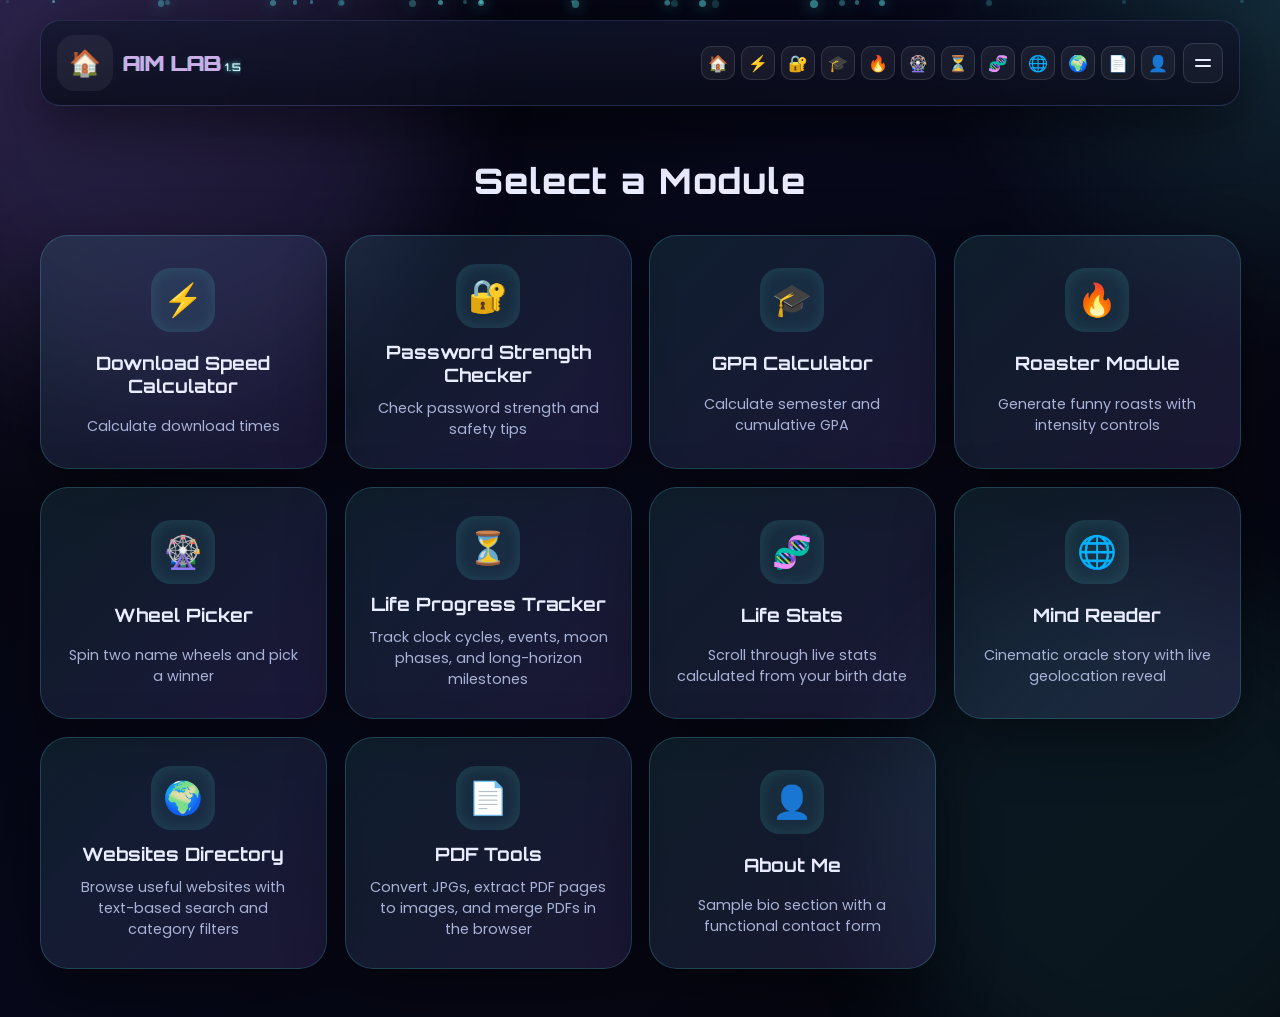
<file: index.html>
<!DOCTYPE html>
<html lang="en">
<head>
  <meta charset="UTF-8" />
  <meta name="viewport" content="width=device-width, initial-scale=1.0" />
  <title>AIM LAB</title>
  <meta name="description" content="AIM LAB - All In One Multi-purpose Modules" />
  <meta http-equiv="Cache-Control" content="no-cache, no-store, must-revalidate" />
  <meta http-equiv="Pragma" content="no-cache" />
  <meta http-equiv="Expires" content="0" />
  <link rel="preconnect" href="https://fonts.googleapis.com">
  <link rel="preconnect" href="https://fonts.gstatic.com" crossorigin>
  <link href="https://fonts.googleapis.com/css2?family=Orbitron:wght@400;500;700;800&family=Poppins:wght@300;400;500;600;700;800&display=swap" rel="stylesheet">
  <link rel="stylesheet" href="styles.css" />
  <meta property="og:title" content="AIM LAB" />
  <meta property="og:description" content="AIM LAB - All In One Multi-purpose Modules" />
  <meta property="og:image" content="https://aimlab.live/assets/preview/index.png" />
  <meta property="og:url" content="https://aimlab.live/" />
  <meta property="og:type" content="website" />
  <meta name="twitter:card" content="summary_large_image" />
  <meta name="twitter:title" content="AIM LAB" />
  <meta name="twitter:description" content="AIM LAB - All In One Multi-purpose Modules" />
  <meta name="twitter:image" content="https://aimlab.live/assets/preview/index.png" />
</head>
<body>
  <div class="ambient ambient-one"></div>
  <div class="ambient ambient-two"></div>
  <div class="particles" id="particles" aria-hidden="true"></div>

  <div class="app-shell">
    <header class="topbar" data-reveal>
      <div class="header-left">
        <span class="module-icon">🏠</span>
        <h1 class="module-title"><span class="module-title-glitch" data-text="AIM LAB">AIM LAB</span><span class="module-version" id="module-version" aria-label="Version">9</span></h1>
      </div>
      <div class="header-right">
        <nav class="header-shortcuts" aria-label="Quick modules">
          <a href="index.html" class="shortcut-icon" title="Home">🏠</a>
          <a href="birthday.html" class="shortcut-icon" title="Birthday">🎂</a>
          <a href="download-speed.html" class="shortcut-icon" title="Download">⚡</a>
          <a href="password-checker.html" class="shortcut-icon" title="Password">🔐</a>
          <a href="gpa-calculator.html" class="shortcut-icon" title="GPA">🎓</a>
          <a href="roaster.html" class="shortcut-icon" title="Roaster">🔥</a>
          <a href="wheel.html" class="shortcut-icon" title="Wheel Picker">🎡</a>
          <a href="guess-number.html" class="shortcut-icon" title="Guess Number">🎯</a>
          <a href="life-progress-tracker.html" class="shortcut-icon" title="Life Progress Tracker">⏳</a>
        </nav>
        <button class="menu-btn" id="menu-btn" aria-label="Open menu" aria-expanded="false">
          <span></span>
          <span></span>
        </button>
      </div>
    </header>
    <nav class="menu-dropdown" id="menu-dropdown" data-reveal>
      <a href="index.html" class="menu-item">🏠 Home</a>
      <a href="birthday.html" class="menu-item">🎂 Birthday</a>
      <a href="download-speed.html" class="menu-item">⚡ Download</a>
      <a href="password-checker.html" class="menu-item">🔐 Password</a>
      <a href="gpa-calculator.html" class="menu-item">🎓 GPA</a>
      <a href="roaster.html" class="menu-item">🔥 Roaster</a>
      <a href="wheel.html" class="menu-item">🎡 Wheel Picker</a>
      <a href="guess-number.html" class="menu-item">🎯 Guess Number</a>
      <a href="life-progress-tracker.html" class="menu-item">⏳ Life Progress Tracker</a>
    </nav>

    <main class="stage">
        <section class="page active" id="home" data-page="home" aria-labelledby="home-title">
          <h2 id="home-title" class="home-title" data-reveal>Select a Module</h2>
          <section class="apps-grid">
            <a class="app-card" href="birthday.html" data-reveal>
              <span class="app-icon">🎂</span>
              <h3>Birthday Calculator</h3>
              <p>Find your age and next birthday</p>
            </a>
            <a class="app-card" href="download-speed.html" data-reveal>
              <span class="app-icon">⚡</span>
              <h3>Download Speed Calculator</h3>
              <p>Calculate download times</p>
            </a>
            <a class="app-card" href="password-checker.html" data-reveal>
              <span class="app-icon">🔐</span>
              <h3>Password Strength Checker</h3>
              <p>Check password strength and safety tips</p>
            </a>
            <a class="app-card" href="gpa-calculator.html" data-reveal>
              <span class="app-icon">🎓</span>
              <h3>GPA Calculator</h3>
              <p>Calculate semester and cumulative GPA</p>
            </a>
            <a class="app-card" href="roaster.html" data-reveal>
              <span class="app-icon">🔥</span>
              <h3>Roaster Module</h3>
              <p>Generate funny roasts with intensity controls</p>
            </a>
            <a class="app-card" href="wheel.html" data-reveal>
              <span class="app-icon">🎡</span>
              <h3>Wheel Picker</h3>
              <p>Spin two name wheels and pick a winner</p>
            </a>
            <a class="app-card" href="guess-number.html" data-reveal>
              <span class="app-icon">🎯</span>
              <h3>Guess Number Game</h3>
              <p>Play your classic school C game in web module style</p>
            </a>
            <a class="app-card" href="life-progress-tracker.html" data-reveal>
              <span class="app-icon">⏳</span>
              <h3>Life Progress Tracker</h3>
              <p>Track cycles, annual events, moon phases, and milestones</p>
            </a>
          </section>
        </section>
    </main>
  </div>

  <script>
    (function loadFreshAppScript() {
      const appScript = document.createElement("script");
      appScript.src = `script.js?noCache=${Date.now()}`;
      appScript.defer = true;
      document.body.appendChild(appScript);
    })();
  </script>
</body>
</html>
</file>
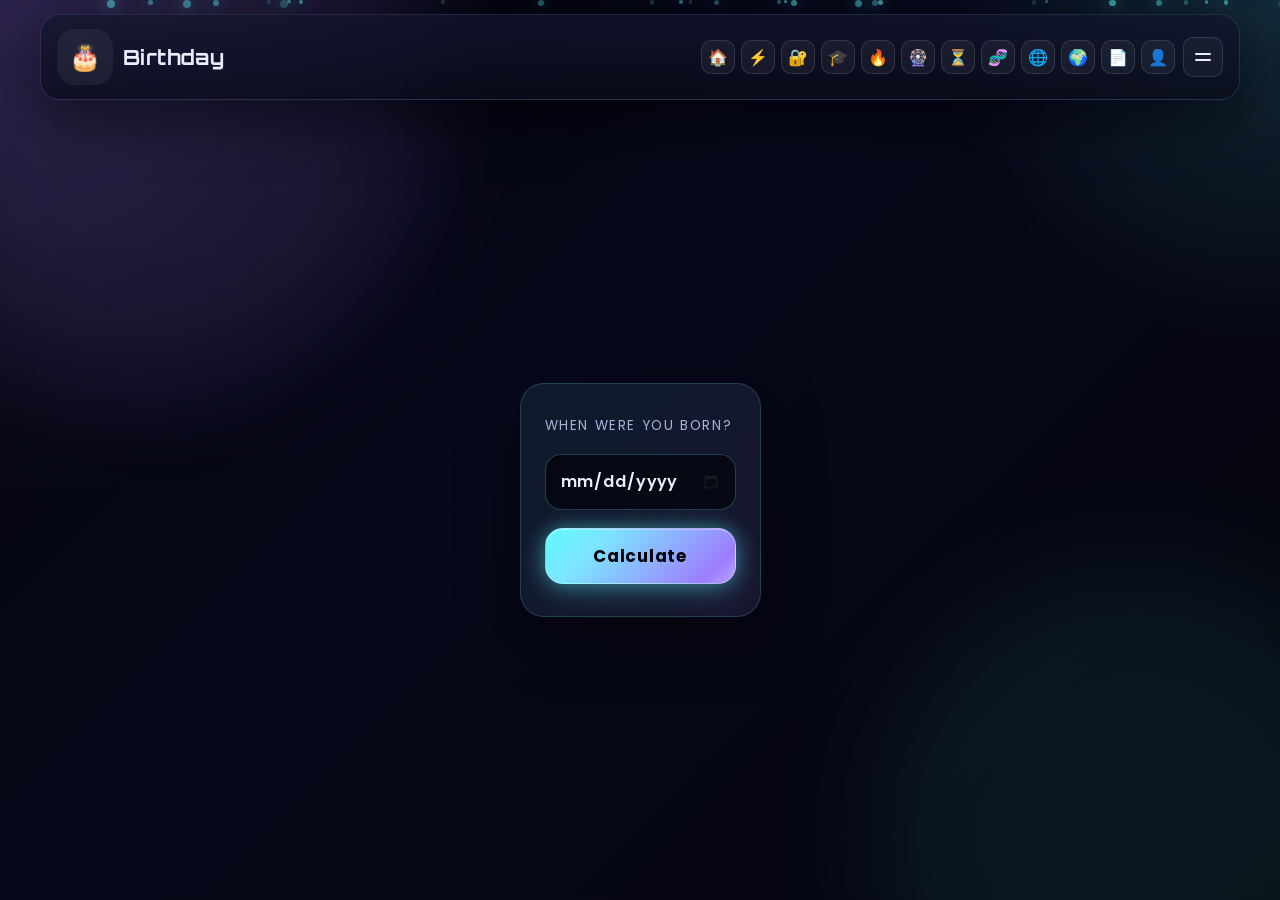
<file: birthday.html>
<!DOCTYPE html>
<html lang="en">
<head>
  <meta charset="UTF-8" />
  <meta name="viewport" content="width=device-width, initial-scale=1.0" />
  <title>Birthday Calculator | Fake AI Lab</title>
  <meta name="description" content="A funny birthday calculator that tells your age and next birthday with a little roast." />
  <link rel="preconnect" href="https://fonts.googleapis.com">
  <link rel="preconnect" href="https://fonts.gstatic.com" crossorigin>
  <link href="https://fonts.googleapis.com/css2?family=Orbitron:wght@400;500;700;800&family=Poppins:wght@300;400;500;600;700;800&display=swap" rel="stylesheet">
  <link rel="stylesheet" href="styles.css" />
</head>
<body class="birthday-fixed">
  <div class="ambient ambient-one"></div>
  <div class="ambient ambient-two"></div>
  <div class="particles" id="particles" aria-hidden="true"></div>

  <div class="app-shell">
    <header class="topbar" data-reveal>
      <div class="header-left">
        <span class="module-icon">🎂</span>
        <h1 class="module-title">Birthday</h1>
      </div>
      <div class="header-right">
        <nav class="header-shortcuts" aria-label="Quick modules">
          <a href="index.html" class="shortcut-icon" title="Home">🏠</a>
          <a href="birthday.html" class="shortcut-icon" title="Birthday">🎂</a>
          <a href="download-speed.html" class="shortcut-icon" title="Download">⚡</a>
          <a href="password-checker.html" class="shortcut-icon" title="Password">🔐</a>
          <a href="gpa-calculator.html" class="shortcut-icon" title="GPA">🎓</a>
          <a href="roaster.html" class="shortcut-icon" title="Roaster">🔥</a>
          <a href="wheel.html" class="shortcut-icon" title="Wheel Picker">🎡</a>
          <a href="life-progress-tracker.html" class="shortcut-icon" title="Life Progress Tracker">⏳</a>
        </nav>
        <button class="menu-btn" id="menu-btn" aria-label="Open menu" aria-expanded="false">
          <span></span>
          <span></span>
        </button>
      </div>
    </header>
    <nav class="menu-dropdown" id="menu-dropdown" data-reveal>
      <a href="index.html" class="menu-item">🏠 Home</a>
      <a href="birthday.html" class="menu-item">🎂 Birthday</a>
      <a href="download-speed.html" class="menu-item">⚡ Download</a>
      <a href="password-checker.html" class="menu-item">🔐 Password</a>
      <a href="gpa-calculator.html" class="menu-item">🎓 GPA</a>
      <a href="roaster.html" class="menu-item">🔥 Roaster</a>
      <a href="wheel.html" class="menu-item">🎡 Wheel Picker</a>
      <a href="life-progress-tracker.html" class="menu-item">⏳ Life Progress Tracker</a>
    </nav>

    <main class="stage feature-page birthday-page-min" data-reveal>
      <div id="birthday-module" class="module-root birthday-minimal" data-reveal></div>
    </main>

    <div class="results-modal" id="results-modal" role="dialog" aria-hidden="true">
      <div class="modal-overlay"></div>
      <div class="modal-content glass-card">
        <button class="modal-close" id="modal-close" aria-label="Close results" type="button">×</button>
        <div class="modal-header">
          <h3>Age Report</h3>
        </div>
        <div id="birthday-result-output" class="result-lines" aria-live="polite">
          <div class="birthday-stat">Pick a birthday to begin the emotional audit.</div>
        </div>
      </div>
    </div>
  </div>

  <script src="modules/birthdayCalculator.js"></script>
  <script src="script.js"></script>
</body>
</html>
</file>
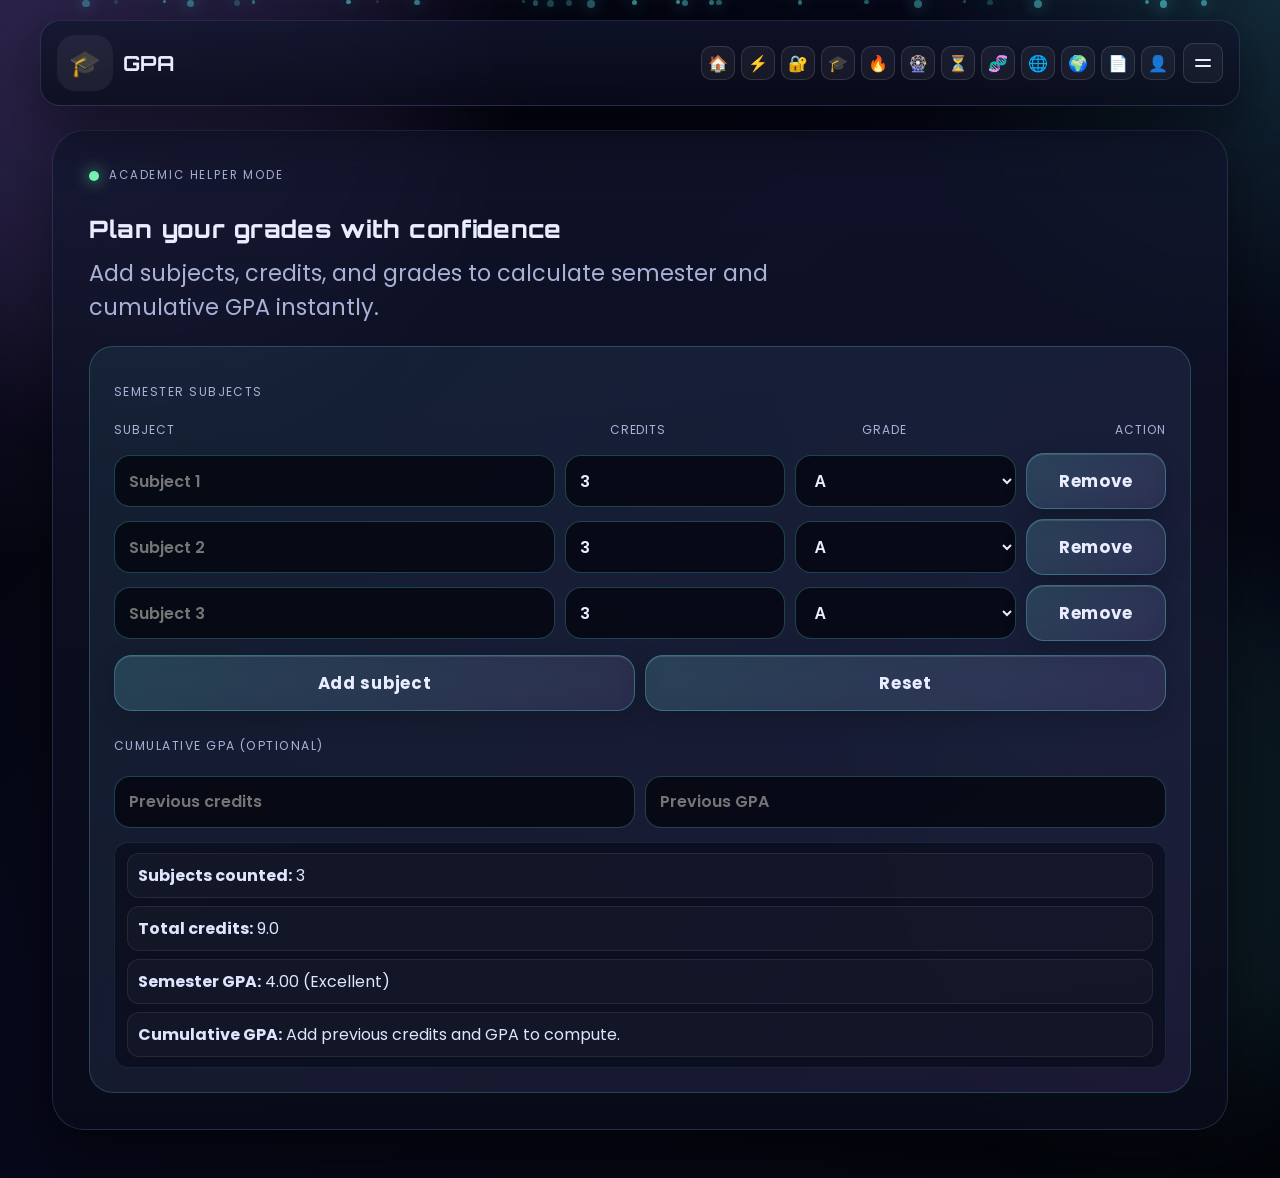
<file: gpa-calculator.html>
<!DOCTYPE html>
<html lang="en">
<head>
  <meta charset="UTF-8" />
  <meta name="viewport" content="width=device-width, initial-scale=1.0" />
  <title>GPA Calculator | AIM LAB</title>
  <meta name="description" content="Calculate semester and cumulative GPA with dynamic subjects, credits, and grades." />
  <link rel="preconnect" href="https://fonts.googleapis.com">
  <link rel="preconnect" href="https://fonts.gstatic.com" crossorigin>
  <link href="https://fonts.googleapis.com/css2?family=Orbitron:wght@400;500;700;800&family=Poppins:wght@300;400;500;600;700;800&display=swap" rel="stylesheet">
  <link rel="stylesheet" href="styles.css" />
</head>
<body>
  <div class="ambient ambient-one"></div>
  <div class="ambient ambient-two"></div>
  <div class="particles" id="particles" aria-hidden="true"></div>

  <div class="app-shell">
    <header class="topbar" data-reveal>
      <div class="header-left">
        <span class="module-icon">🎓</span>
        <h1 class="module-title">GPA</h1>
      </div>
      <div class="header-right">
        <nav class="header-shortcuts" aria-label="Quick modules">
          <a href="index.html" class="shortcut-icon" title="Home">🏠</a>
          <a href="birthday.html" class="shortcut-icon" title="Birthday">🎂</a>
          <a href="download-speed.html" class="shortcut-icon" title="Download">⚡</a>
          <a href="password-checker.html" class="shortcut-icon" title="Password">🔐</a>
          <a href="gpa-calculator.html" class="shortcut-icon" title="GPA">🎓</a>
          <a href="roaster.html" class="shortcut-icon" title="Roaster">🔥</a>
          <a href="wheel.html" class="shortcut-icon" title="Wheel Picker">🎡</a>
          <a href="life-progress-tracker.html" class="shortcut-icon" title="Life Progress Tracker">⏳</a>
        </nav>
        <button class="menu-btn" id="menu-btn" aria-label="Open menu" aria-expanded="false">
          <span></span>
          <span></span>
        </button>
      </div>
    </header>

    <nav class="menu-dropdown" id="menu-dropdown" data-reveal>
      <a href="index.html" class="menu-item">🏠 Home</a>
      <a href="birthday.html" class="menu-item">🎂 Birthday</a>
      <a href="download-speed.html" class="menu-item">⚡ Download</a>
      <a href="password-checker.html" class="menu-item">🔐 Password</a>
      <a href="gpa-calculator.html" class="menu-item">🎓 GPA</a>
      <a href="roaster.html" class="menu-item">🔥 Roaster</a>
      <a href="wheel.html" class="menu-item">🎡 Wheel Picker</a>
      <a href="life-progress-tracker.html" class="menu-item">⏳ Life Progress Tracker</a>
    </nav>

    <main class="stage feature-page">
      <section class="feature-shell glass-card" data-reveal>
        <div class="feature-copy">
          <p class="status-line"><span class="status-dot"></span> Academic helper mode</p>
          <h2>Plan your grades with confidence</h2>
          <p class="subtitle">Add subjects, credits, and grades to calculate semester and cumulative GPA instantly.</p>
        </div>
        <div id="gpa-module" class="module-root"></div>
      </section>
    </main>
  </div>

  <script src="modules/gpaCalculator.js"></script>
  <script src="script.js"></script>
</body>
</html>
</file>
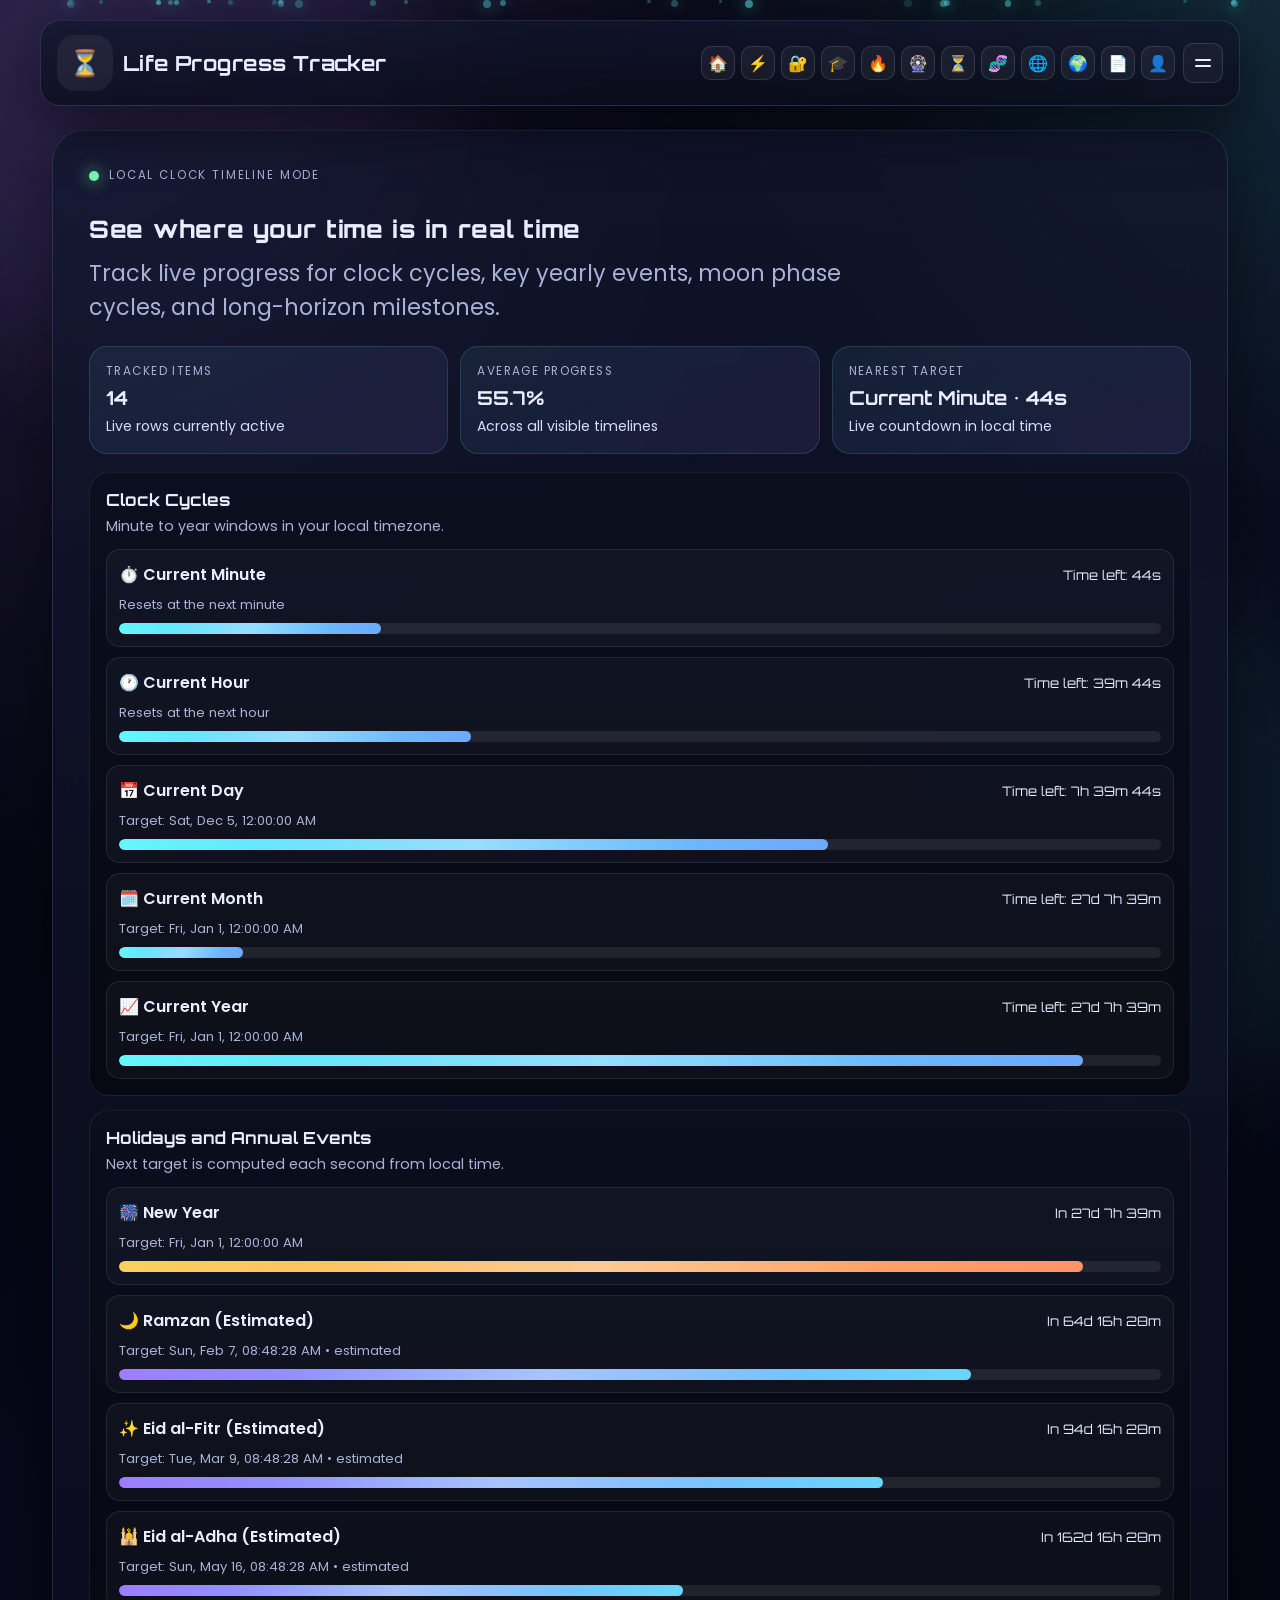
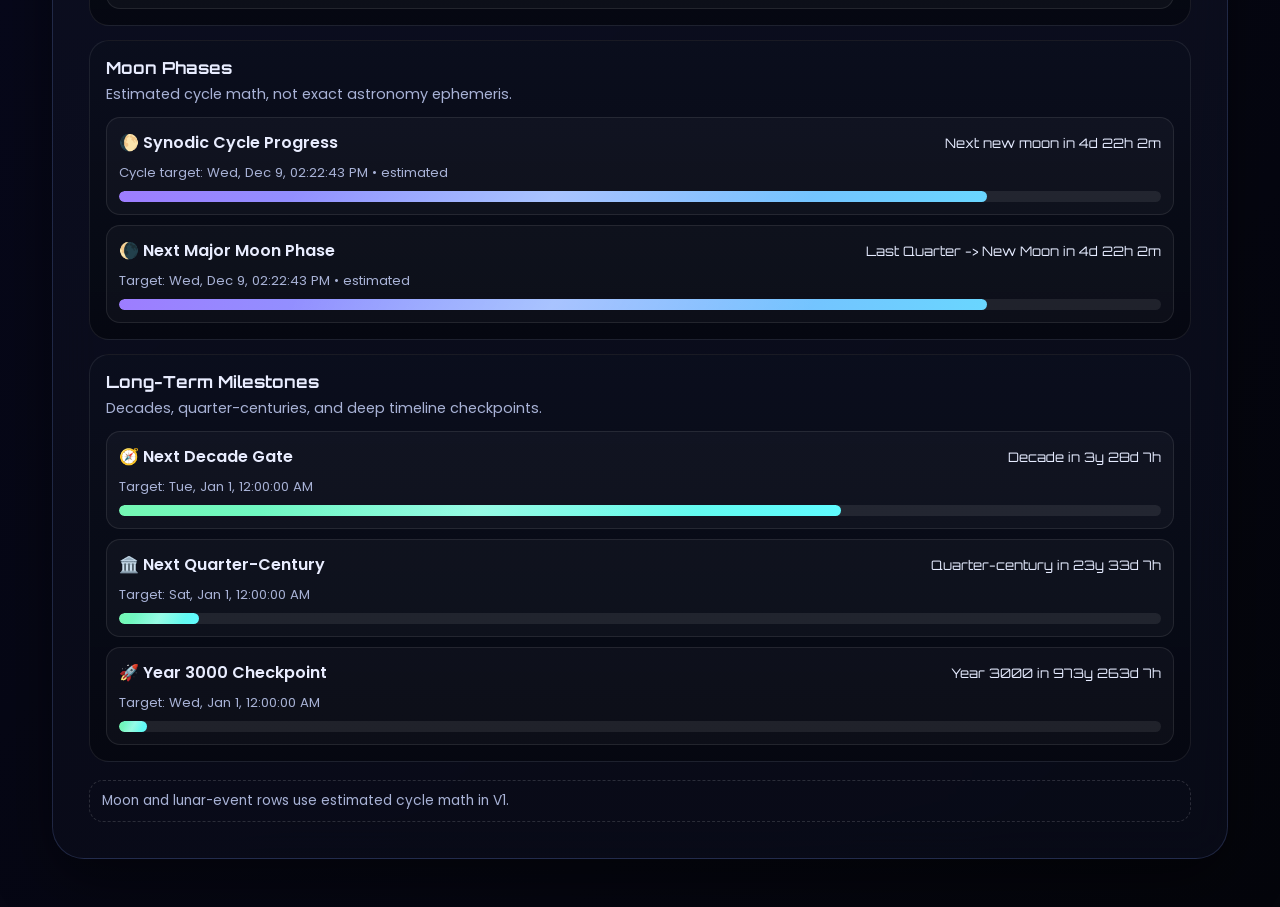
<file: life-progress-tracker.html>
<!DOCTYPE html>
<html lang="en">
<head>
  <meta charset="UTF-8" />
  <meta name="viewport" content="width=device-width, initial-scale=1.0" />
  <title>Life Progress Tracker | AIM LAB</title>
  <meta name="description" content="Track live progress across clock cycles, annual events, moon phases, and long-horizon milestones." />
  <link rel="preconnect" href="https://fonts.googleapis.com">
  <link rel="preconnect" href="https://fonts.gstatic.com" crossorigin>
  <link href="https://fonts.googleapis.com/css2?family=Orbitron:wght@400;500;700;800&family=Poppins:wght@300;400;500;600;700;800&display=swap" rel="stylesheet">
  <link rel="stylesheet" href="styles.css" />
</head>
<body>
  <div class="ambient ambient-one"></div>
  <div class="ambient ambient-two"></div>
  <div class="particles" id="particles" aria-hidden="true"></div>

  <div class="app-shell">
    <header class="topbar" data-reveal>
      <div class="header-left">
        <span class="module-icon">⏳</span>
        <h1 class="module-title">Life Progress Tracker</h1>
      </div>
      <div class="header-right">
        <nav class="header-shortcuts" aria-label="Quick modules">
          <a href="index.html" class="shortcut-icon" title="Home">🏠</a>
          <a href="birthday.html" class="shortcut-icon" title="Birthday">🎂</a>
          <a href="download-speed.html" class="shortcut-icon" title="Download">⚡</a>
          <a href="password-checker.html" class="shortcut-icon" title="Password">🔐</a>
          <a href="gpa-calculator.html" class="shortcut-icon" title="GPA">🎓</a>
          <a href="roaster.html" class="shortcut-icon" title="Roaster">🔥</a>
          <a href="wheel.html" class="shortcut-icon" title="Wheel Picker">🎡</a>
          <a href="life-progress-tracker.html" class="shortcut-icon" title="Life Progress Tracker">⏳</a>
        </nav>
        <button class="menu-btn" id="menu-btn" aria-label="Open menu" aria-expanded="false">
          <span></span>
          <span></span>
        </button>
      </div>
    </header>

    <nav class="menu-dropdown" id="menu-dropdown" data-reveal>
      <a href="index.html" class="menu-item">🏠 Home</a>
      <a href="birthday.html" class="menu-item">🎂 Birthday</a>
      <a href="download-speed.html" class="menu-item">⚡ Download</a>
      <a href="password-checker.html" class="menu-item">🔐 Password</a>
      <a href="gpa-calculator.html" class="menu-item">🎓 GPA</a>
      <a href="roaster.html" class="menu-item">🔥 Roaster</a>
      <a href="wheel.html" class="menu-item">🎡 Wheel Picker</a>
      <a href="life-progress-tracker.html" class="menu-item">⏳ Life Progress Tracker</a>
    </nav>

    <main class="stage feature-page">
      <section class="feature-shell glass-card" data-reveal>
        <div class="feature-copy">
          <p class="status-line"><span class="status-dot"></span> Local clock timeline mode</p>
          <h2>See where your time is in real time</h2>
          <p class="subtitle">Track live progress for clock cycles, key yearly events, moon phase cycles, and long-horizon milestones.</p>
        </div>
        <div id="life-progress-module" class="module-root"></div>
      </section>
    </main>
  </div>

  <script src="modules/lifeProgressTracker.js"></script>
  <script src="script.js"></script>
</body>
</html>
</file>
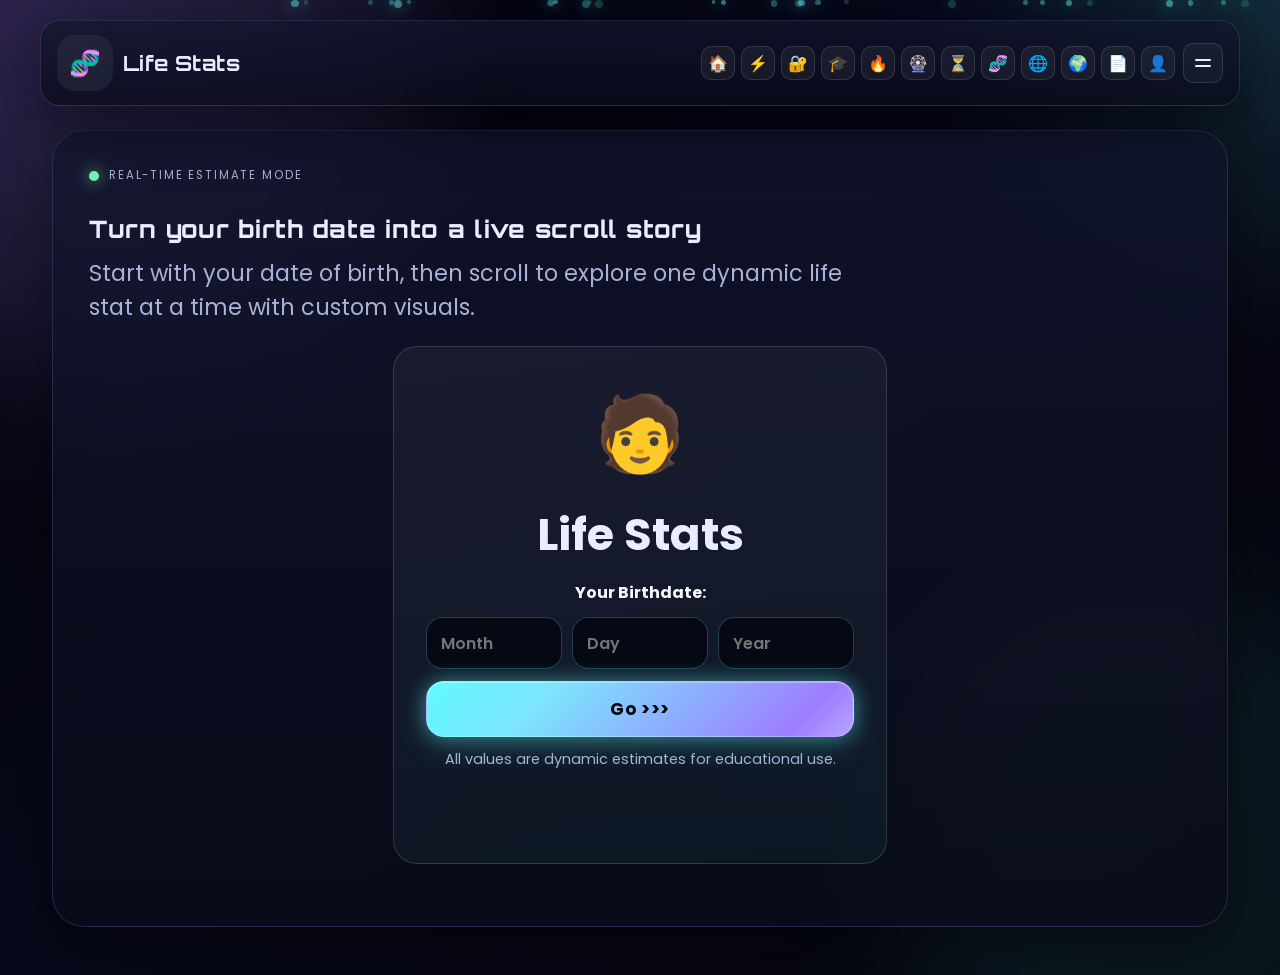
<file: life-stats.html>
<!DOCTYPE html>
<html lang="en">
<head>
  <meta charset="UTF-8" />
  <meta name="viewport" content="width=device-width, initial-scale=1.0" />
  <title>Life Stats | AIM LAB</title>
  <meta name="description" content="Enter your date of birth and explore live life statistics in a scroll story." />
  <link rel="preconnect" href="https://fonts.googleapis.com">
  <link rel="preconnect" href="https://fonts.gstatic.com" crossorigin>
  <link href="https://fonts.googleapis.com/css2?family=Orbitron:wght@400;500;700;800&family=Poppins:wght@300;400;500;600;700;800&display=swap" rel="stylesheet">
  <link rel="stylesheet" href="styles.css" />
</head>
<body>
  <div class="ambient ambient-one"></div>
  <div class="ambient ambient-two"></div>
  <div class="particles" id="particles" aria-hidden="true"></div>

  <div class="app-shell">
    <header class="topbar" data-reveal>
      <div class="header-left">
        <span class="module-icon">🧬</span>
        <h1 class="module-title">Life Stats</h1>
      </div>
      <div class="header-right">
        <nav class="header-shortcuts" aria-label="Quick modules">
          <a href="index.html" class="shortcut-icon" title="Home">🏠</a>
          <a href="birthday.html" class="shortcut-icon" title="Birthday">🎂</a>
          <a href="download-speed.html" class="shortcut-icon" title="Download">⚡</a>
          <a href="password-checker.html" class="shortcut-icon" title="Password">🔐</a>
          <a href="gpa-calculator.html" class="shortcut-icon" title="GPA">🎓</a>
          <a href="roaster.html" class="shortcut-icon" title="Roaster">🔥</a>
          <a href="wheel.html" class="shortcut-icon" title="Wheel Picker">🎡</a>
          <a href="life-progress-tracker.html" class="shortcut-icon" title="Life Progress Tracker">⏳</a>
          <a href="about.html" class="shortcut-icon" title="About Me">👤</a>
          <a href="life-stats.html" class="shortcut-icon" title="Life Stats">🧬</a>
        </nav>
        <button class="menu-btn" id="menu-btn" aria-label="Open menu" aria-expanded="false">
          <span></span>
          <span></span>
        </button>
      </div>
    </header>

    <nav class="menu-dropdown" id="menu-dropdown" data-reveal>
      <a href="index.html" class="menu-item">🏠 Home</a>
      <a href="birthday.html" class="menu-item">🎂 Birthday</a>
      <a href="download-speed.html" class="menu-item">⚡ Download</a>
      <a href="password-checker.html" class="menu-item">🔐 Password</a>
      <a href="gpa-calculator.html" class="menu-item">🎓 GPA</a>
      <a href="roaster.html" class="menu-item">🔥 Roaster</a>
      <a href="wheel.html" class="menu-item">🎡 Wheel Picker</a>
      <a href="life-progress-tracker.html" class="menu-item">⏳ Life Progress Tracker</a>
      <a href="about.html" class="menu-item">👤 About Me</a>
      <a href="life-stats.html" class="menu-item">🧬 Life Stats</a>
    </nav>

    <main class="stage feature-page">
      <section class="feature-shell glass-card" data-reveal>
        <div class="feature-copy">
          <p class="status-line"><span class="status-dot"></span> Real-time estimate mode</p>
          <h2>Turn your birth date into a live scroll story</h2>
          <p class="subtitle">Start with your date of birth, then scroll to explore one dynamic life stat at a time with custom visuals.</p>
        </div>
        <div id="life-stats-module" class="module-root"></div>
      </section>
    </main>
  </div>

  <script src="modules/lifeStats.js"></script>
  <script src="script.js"></script>
</body>
</html>
</file>
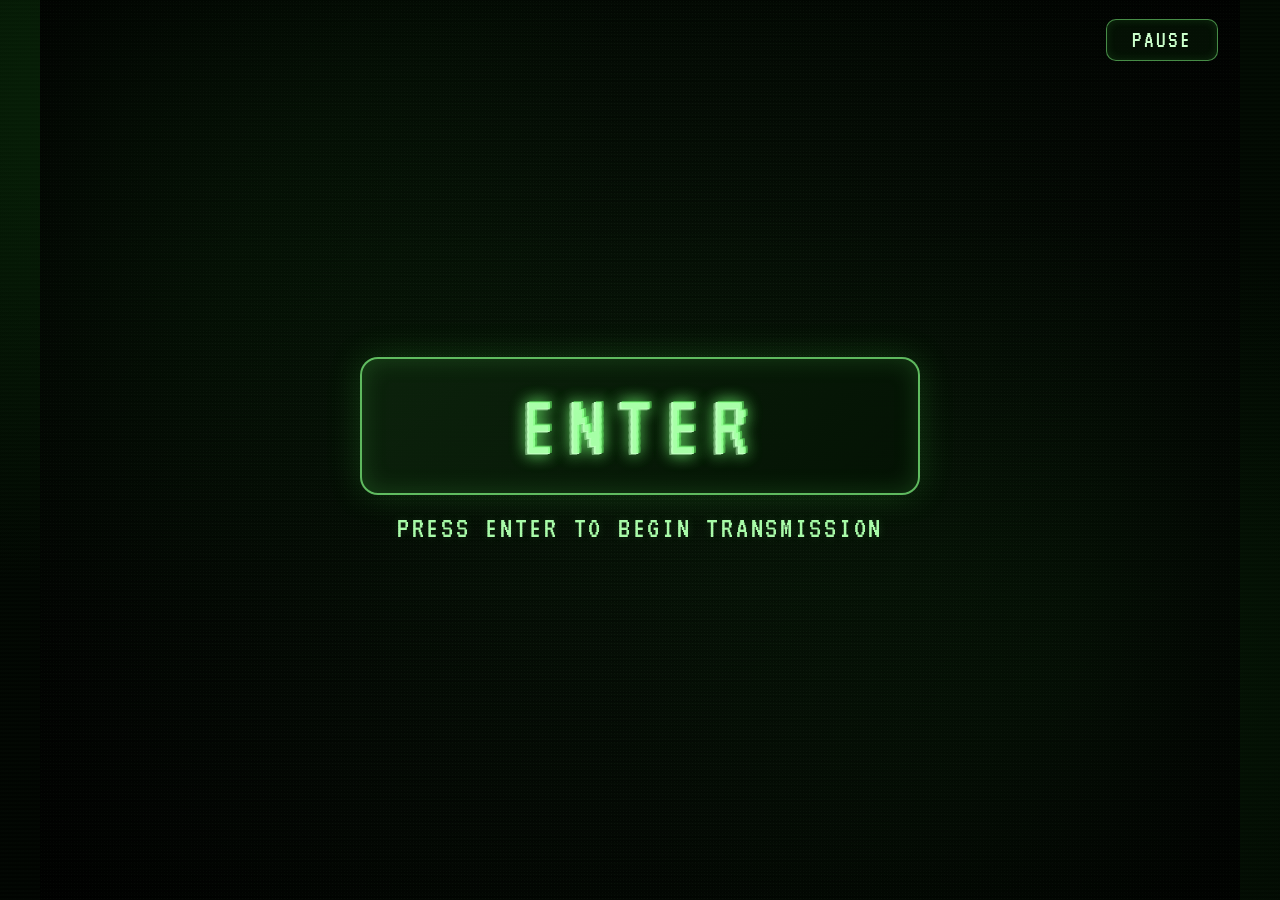
<file: mind-reader.html>
<!DOCTYPE html>
<html lang="en">
<head>
  <meta charset="UTF-8" />
  <meta name="viewport" content="width=device-width, initial-scale=1.0" />
  <title>Mind Reader | AIM LAB</title>
  <meta name="description" content="Full-screen retro cinematic mind reader experience with dramatic story text and geolocation reveal." />
  <link rel="preconnect" href="https://fonts.googleapis.com" />
  <link rel="preconnect" href="https://fonts.gstatic.com" crossorigin />
  <link href="https://fonts.googleapis.com/css2?family=VT323&display=swap" rel="stylesheet" />
  <style>
    :root {
      --bg: #020503;
      --green: #89ff89;
      --green-soft: #43d043;
      --scan: rgba(137, 255, 137, 0.06);
    }

    * {
      box-sizing: border-box;
    }

    html,
    body {
      width: 100%;
      height: 100%;
      margin: 0;
      overflow: hidden;
      background: var(--bg);
      color: var(--green);
      font-family: "VT323", monospace;
    }

    body {
      position: relative;
      display: grid;
      place-items: center;
      isolation: isolate;
    }

    body::before {
      content: "";
      position: absolute;
      inset: 0;
      background:
        radial-gradient(circle at 10% 12%, rgba(25, 120, 25, 0.22), transparent 35%),
        radial-gradient(circle at 84% 75%, rgba(20, 95, 20, 0.2), transparent 36%),
        linear-gradient(180deg, rgba(2, 10, 2, 0.94), rgba(1, 4, 1, 0.98));
      z-index: -4;
    }

    body::after {
      content: "";
      position: absolute;
      inset: 0;
      pointer-events: none;
      z-index: -2;
      background: repeating-linear-gradient(
        to bottom,
        transparent 0,
        transparent 2px,
        rgba(150, 255, 150, 0.028) 3px,
        transparent 4px
      );
      animation: crtRollUp 7s linear infinite;
      opacity: 0.85;
    }

    #mind-reader-module {
      width: min(1200px, 100vw);
      height: 100vh;
    }

    .oracle-cinematic {
      position: relative;
      width: 100%;
      height: 100%;
      padding: clamp(24px, 5vw, 68px);
      display: grid;
      align-content: center;
      gap: clamp(18px, 2.6vh, 28px);
      overflow: hidden;
      background: radial-gradient(circle at center, rgba(25, 90, 25, 0.05), rgba(1, 4, 1, 0.2) 60%, rgba(0, 0, 0, 0.74));
      text-shadow: 0 0 10px rgba(137, 255, 137, 0.16);
    }

    .oracle-cinematic.is-ending .oracle-line {
      color: #b2ffb2;
    }

    .oracle-noise {
      position: absolute;
      inset: 0;
      pointer-events: none;
      opacity: 0.13;
      z-index: 1;
      mix-blend-mode: screen;
      background-image:
        radial-gradient(rgba(182, 255, 182, 0.38) 0.5px, transparent 0.6px),
        linear-gradient(180deg, transparent, rgba(140, 255, 140, 0.05) 45%, transparent 100%);
      background-size: 3px 3px, 100% 100%;
      animation: noiseJump 0.14s steps(2) infinite;
    }

    .oracle-scanlines {
      position: absolute;
      inset: 0;
      pointer-events: none;
      z-index: 2;
      opacity: 0.34;
      background:
        repeating-linear-gradient(
          to bottom,
          transparent 0,
          transparent 3px,
          rgba(130, 255, 130, 0.08) 4px,
          transparent 5px
        );
      animation: scanlineRise 2.8s linear infinite;
    }

    .oracle-flash {
      position: absolute;
      inset: 0;
      pointer-events: none;
      z-index: 3;
      background: rgba(170, 255, 170, 0.24);
      opacity: 0;
    }

    .oracle-flash.is-active {
      animation: flashPulse 240ms ease;
    }

    .oracle-stage {
      position: relative;
      z-index: 5;
      display: grid;
      gap: clamp(12px, 1.8vh, 18px);
      align-content: center;
      opacity: 0;
      transform: translateY(12px);
      transition: opacity 360ms ease, transform 360ms ease;
    }

    .oracle-cinematic.is-ready .oracle-stage {
      opacity: 1;
      transform: translateY(0);
    }

    .oracle-entry {
      position: absolute;
      inset: 0;
      z-index: 6;
      display: grid;
      place-content: center;
      gap: 18px;
      justify-items: center;
      background: radial-gradient(circle at center, rgba(14, 38, 14, 0.2), rgba(0, 0, 0, 0.58));
      transition: opacity 320ms ease, transform 320ms ease;
    }

    .oracle-cinematic.is-ready .oracle-entry {
      opacity: 0;
      transform: scale(1.02);
      pointer-events: none;
    }

    .oracle-enter-btn {
      position: relative;
      min-width: min(560px, 86vw);
      min-height: clamp(84px, 15vw, 138px);
      padding: 0 24px;
      border-radius: 18px;
      border: 2px solid rgba(133, 255, 133, 0.7);
      color: #c9ffc9;
      background: linear-gradient(135deg, rgba(14, 38, 14, 0.84), rgba(4, 18, 4, 0.96));
      font-family: "VT323", monospace;
      font-size: clamp(2.4rem, 8vw, 5.8rem);
      letter-spacing: 0.12em;
      text-transform: uppercase;
      cursor: pointer;
      text-shadow: 0 0 16px rgba(116, 255, 116, 0.5);
      box-shadow: inset 0 0 24px rgba(87, 220, 87, 0.2), 0 0 35px rgba(83, 255, 83, 0.16);
      transition: transform 120ms ease, box-shadow 120ms ease, border-color 120ms ease;
    }

    .oracle-enter-btn:hover,
    .oracle-enter-btn:focus-visible {
      border-color: rgba(162, 255, 162, 0.95);
      box-shadow: inset 0 0 34px rgba(95, 255, 95, 0.27), 0 0 46px rgba(92, 255, 92, 0.27);
      transform: translateY(-1px);
      outline: none;
    }

    .oracle-enter-btn:active {
      transform: translateY(1px) scale(0.995);
    }

    .oracle-enter-btn::before,
    .oracle-enter-btn::after {
      content: attr(data-text);
      position: absolute;
      inset: 0;
      display: grid;
      place-items: center;
      pointer-events: none;
      opacity: 0.75;
    }

    .oracle-enter-btn::before {
      color: rgba(110, 255, 110, 0.7);
      transform: translate(2px, -1px);
      animation: enterGlitchA 1.9s infinite steps(2, end);
    }

    .oracle-enter-btn::after {
      color: rgba(193, 255, 193, 0.65);
      transform: translate(-2px, 1px);
      animation: enterGlitchB 2.2s infinite steps(2, end);
    }

    .oracle-entry-tip {
      margin: 0;
      color: #a9fba9;
      font-size: clamp(1.2rem, 2.7vw, 1.9rem);
      letter-spacing: 0.09em;
      text-align: center;
    }

    .oracle-pause-btn {
      position: absolute;
      top: clamp(12px, 2.1vh, 20px);
      right: clamp(12px, 2vw, 22px);
      z-index: 7;
      min-height: 42px;
      min-width: 112px;
      padding: 0 14px;
      border-radius: 10px;
      border: 1px solid rgba(132, 255, 132, 0.52);
      background: rgba(8, 26, 8, 0.58);
      color: #cbffcb;
      font-family: "VT323", monospace;
      font-size: clamp(1.05rem, 2.1vw, 1.5rem);
      letter-spacing: 0.08em;
      text-transform: uppercase;
      cursor: pointer;
      box-shadow: inset 0 0 10px rgba(95, 255, 95, 0.12);
      transition: border-color 120ms ease, transform 120ms ease, box-shadow 120ms ease;
    }

    .oracle-pause-btn:hover,
    .oracle-pause-btn:focus-visible {
      border-color: rgba(170, 255, 170, 0.9);
      box-shadow: inset 0 0 15px rgba(95, 255, 95, 0.22), 0 0 20px rgba(88, 255, 88, 0.16);
      transform: translateY(-1px);
      outline: none;
    }

    .oracle-pause-btn:active {
      transform: translateY(0);
    }

    .oracle-cinematic.is-paused .oracle-line {
      filter: drop-shadow(0 0 10px rgba(130, 255, 130, 0.3));
    }

    .oracle-line {
      margin: 0;
      opacity: 0;
      transform: translateY(12px);
      font-size: clamp(1.7rem, 4.9vw, 4.4rem);
      letter-spacing: 0.03em;
      line-height: 1.1;
      color: var(--green);
      min-height: 1.15em;
      filter: drop-shadow(0 0 7px rgba(90, 255, 90, 0.18));
    }

    .oracle-line.is-visible {
      opacity: 1;
      transform: translateY(0);
      transition: opacity 220ms ease, transform 220ms ease;
    }

    .oracle-line.is-quiet {
      color: #9def9d;
      font-size: clamp(1.45rem, 3.3vw, 2.8rem);
    }

    .oracle-line.is-reveal {
      color: #c9ffc9;
      font-size: clamp(2rem, 5.4vw, 4.9rem);
      letter-spacing: 0.045em;
    }

    .oracle-line.is-location {
      color: #d5ffd5;
      font-size: clamp(2.1rem, 5.9vw, 5.6rem);
      letter-spacing: 0.06em;
      text-transform: uppercase;
    }

    .oracle-line.is-end {
      color: #74e774;
      font-size: clamp(1.4rem, 3vw, 2.4rem);
      letter-spacing: 0.1em;
    }

    .oracle-home-link {
      display: inline-flex;
      align-items: center;
      justify-content: center;
      margin-top: clamp(14px, 2.4vh, 22px);
      padding: 10px 18px;
      border: 1px solid rgba(132, 255, 132, 0.55);
      border-radius: 10px;
      color: #cbffcb;
      text-decoration: none;
      font-size: clamp(1.2rem, 2.8vw, 2rem);
      letter-spacing: 0.09em;
      background: rgba(15, 50, 15, 0.25);
      box-shadow: inset 0 0 14px rgba(95, 255, 95, 0.14), 0 0 20px rgba(89, 255, 89, 0.1);
      text-transform: uppercase;
      transition: transform 120ms ease, border-color 120ms ease, box-shadow 120ms ease;
    }

    .oracle-home-link:hover,
    .oracle-home-link:focus-visible {
      border-color: rgba(172, 255, 172, 0.92);
      box-shadow: inset 0 0 18px rgba(95, 255, 95, 0.2), 0 0 28px rgba(89, 255, 89, 0.2);
      transform: translateY(-1px);
      outline: none;
    }

    .oracle-cursor {
      display: inline-block;
      width: 0.55em;
      margin-left: 0.2em;
      border-bottom: 0.13em solid var(--green-soft);
      animation: cursorBlink 0.9s steps(1) infinite;
      vertical-align: middle;
    }

    @keyframes cursorBlink {
      50% { opacity: 0; }
    }

    @keyframes flashPulse {
      0% { opacity: 0; }
      25% { opacity: 0.4; }
      100% { opacity: 0; }
    }

    @keyframes noiseJump {
      0% { transform: translate(0, 0); }
      100% { transform: translate(-2px, 2px); }
    }

    @keyframes crtRollUp {
      0% { transform: translateY(0); }
      100% { transform: translateY(-7px); }
    }

    @keyframes scanlineRise {
      0% { transform: translateY(12px); }
      100% { transform: translateY(-14px); }
    }

    @keyframes enterGlitchA {
      0%, 88%, 100% { clip-path: inset(0 0 0 0); }
      89% { clip-path: inset(0 0 78% 0); }
      92% { clip-path: inset(30% 0 22% 0); }
      95% { clip-path: inset(72% 0 0 0); }
    }

    @keyframes enterGlitchB {
      0%, 85%, 100% { clip-path: inset(0 0 0 0); }
      86% { clip-path: inset(10% 0 62% 0); }
      90% { clip-path: inset(52% 0 15% 0); }
      94% { clip-path: inset(76% 0 0 0); }
    }

    @media (max-width: 700px) {
      .oracle-cinematic {
        padding: 16px;
      }

      .oracle-line {
        line-height: 1.17;
      }

      .oracle-enter-btn {
        min-width: 92vw;
        min-height: clamp(74px, 20vw, 112px);
        font-size: clamp(2rem, 11vw, 3.6rem);
      }

      .oracle-entry-tip {
        font-size: clamp(1rem, 4.8vw, 1.35rem);
      }

      .oracle-pause-btn {
        min-height: 38px;
        min-width: 94px;
        font-size: clamp(0.95rem, 4vw, 1.2rem);
        top: 10px;
        right: 10px;
      }
    }

    @media (min-width: 1300px) {
      .oracle-cinematic {
        padding: 6vh 9vw;
      }
    }

    @media (prefers-reduced-motion: reduce) {
      .oracle-noise,
      .oracle-scanlines,
      .oracle-enter-btn::before,
      .oracle-enter-btn::after,
      body::after {
        animation: none !important;
      }
    }
  </style>
</head>
<body>
  <main id="mind-reader-module"></main>

  <script>
    (function loadFreshMindReaderScript() {
      const moduleScript = document.createElement("script");
      moduleScript.src = `modules/mindReader.js?noCache=${Date.now()}`;
      moduleScript.defer = true;
      document.body.appendChild(moduleScript);
    })();
  </script>
</body>
</html>
</file>
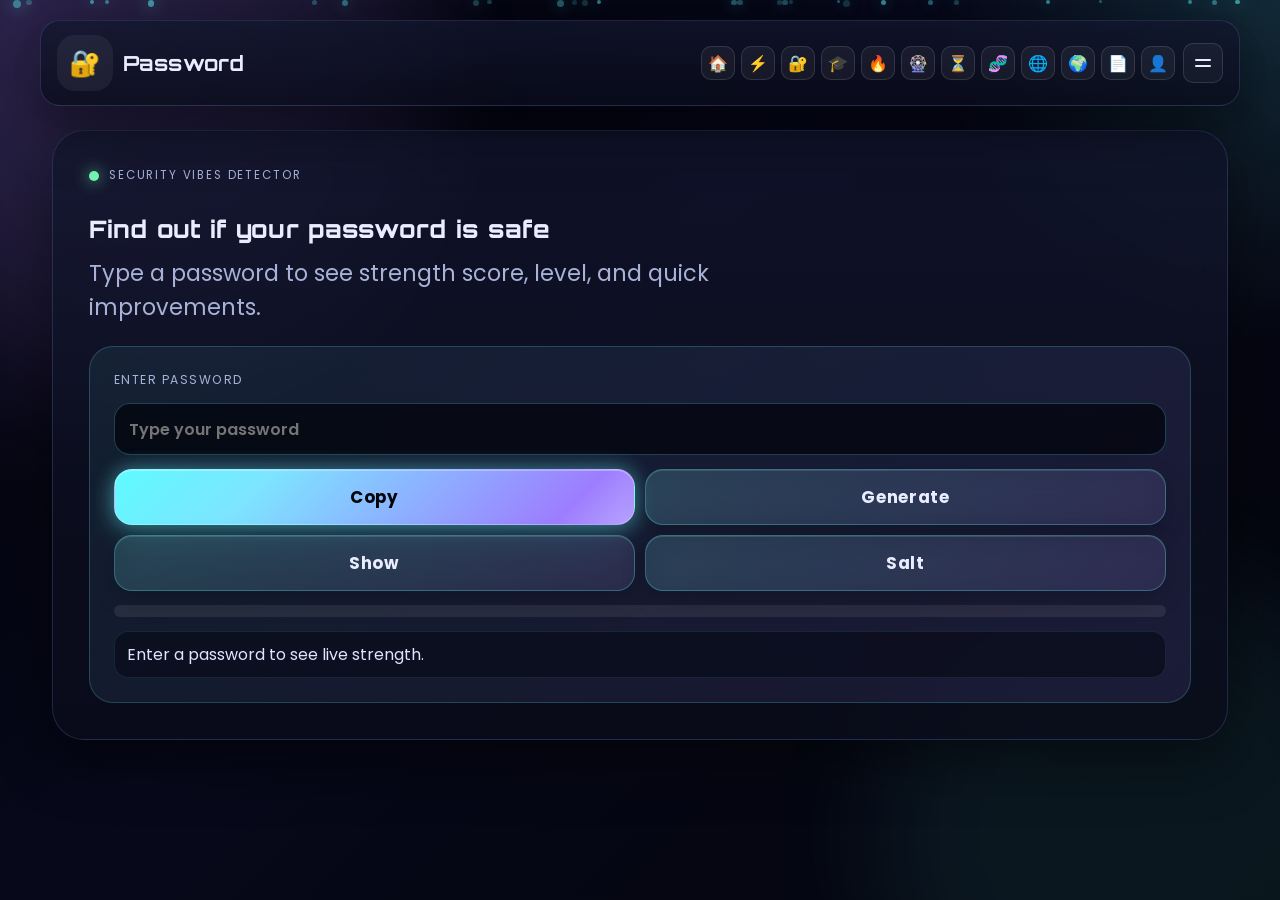
<file: password-checker.html>
<!DOCTYPE html>
<html lang="en">
<head>
  <meta charset="UTF-8" />
  <meta name="viewport" content="width=device-width, initial-scale=1.0" />
  <title>Password Strength Checker | AIM LAB</title>
  <meta name="description" content="Check password strength and get practical security tips with AIM LAB." />
  <link rel="preconnect" href="https://fonts.googleapis.com">
  <link rel="preconnect" href="https://fonts.gstatic.com" crossorigin>
  <link href="https://fonts.googleapis.com/css2?family=Orbitron:wght@400;500;700;800&family=Poppins:wght@300;400;500;600;700;800&display=swap" rel="stylesheet">
  <link rel="stylesheet" href="styles.css" />
</head>
<body>
  <div class="ambient ambient-one"></div>
  <div class="ambient ambient-two"></div>
  <div class="particles" id="particles" aria-hidden="true"></div>

  <div class="app-shell">
    <header class="topbar" data-reveal>
      <div class="header-left">
        <span class="module-icon">🔐</span>
        <h1 class="module-title">Password</h1>
      </div>
      <div class="header-right">
        <nav class="header-shortcuts" aria-label="Quick modules">
          <a href="index.html" class="shortcut-icon" title="Home">🏠</a>
          <a href="birthday.html" class="shortcut-icon" title="Birthday">🎂</a>
          <a href="download-speed.html" class="shortcut-icon" title="Download">⚡</a>
          <a href="password-checker.html" class="shortcut-icon" title="Password">🔐</a>
          <a href="gpa-calculator.html" class="shortcut-icon" title="GPA">🎓</a>
          <a href="roaster.html" class="shortcut-icon" title="Roaster">🔥</a>
          <a href="wheel.html" class="shortcut-icon" title="Wheel Picker">🎡</a>
          <a href="life-progress-tracker.html" class="shortcut-icon" title="Life Progress Tracker">⏳</a>
        </nav>
        <button class="menu-btn" id="menu-btn" aria-label="Open menu" aria-expanded="false">
          <span></span>
          <span></span>
        </button>
      </div>
    </header>

    <nav class="menu-dropdown" id="menu-dropdown" data-reveal>
      <a href="index.html" class="menu-item">🏠 Home</a>
      <a href="birthday.html" class="menu-item">🎂 Birthday</a>
      <a href="download-speed.html" class="menu-item">⚡ Download</a>
      <a href="password-checker.html" class="menu-item">🔐 Password</a>
      <a href="gpa-calculator.html" class="menu-item">🎓 GPA</a>
      <a href="roaster.html" class="menu-item">🔥 Roaster</a>
      <a href="wheel.html" class="menu-item">🎡 Wheel Picker</a>
      <a href="life-progress-tracker.html" class="menu-item">⏳ Life Progress Tracker</a>
    </nav>

    <main class="stage feature-page">
      <section class="feature-shell glass-card" data-reveal>
        <div class="feature-copy">
          <p class="status-line"><span class="status-dot"></span> Security vibes detector</p>
          <h2>Find out if your password is safe</h2>
          <p class="subtitle">Type a password to see strength score, level, and quick improvements.</p>
        </div>
        <div id="password-module" class="module-root"></div>
      </section>
    </main>
  </div>

  <script src="modules/passwordChecker.js"></script>
  <script src="script.js"></script>
</body>
</html>
</file>
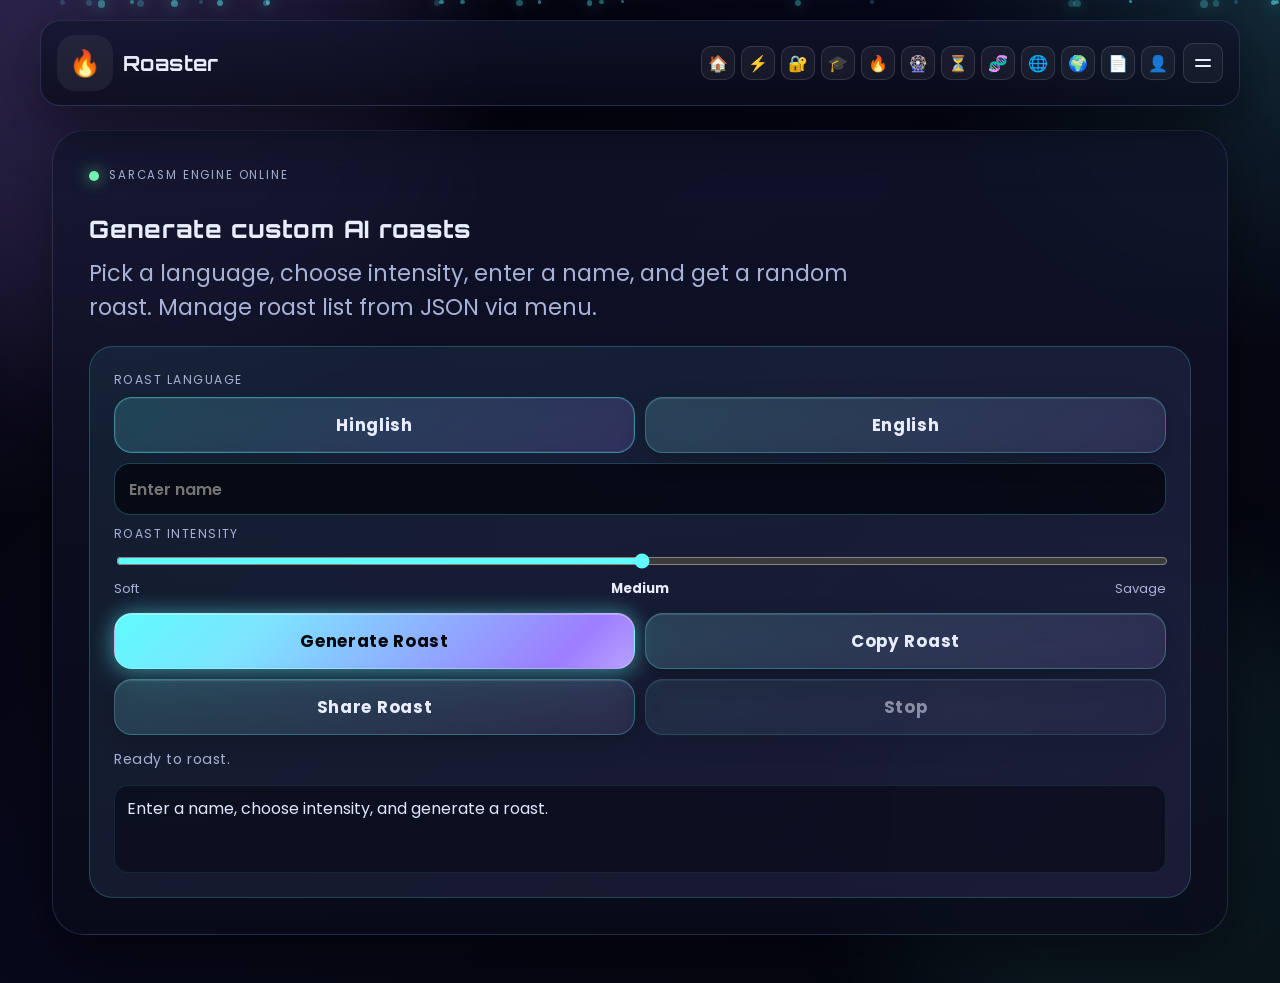
<file: roaster.html>
<!DOCTYPE html>
<html lang="en">
<head>
  <meta charset="UTF-8" />
  <meta name="viewport" content="width=device-width, initial-scale=1.0" />
  <title>Roaster Module | AIM LAB</title>
  <meta name="description" content="Generate funny AI roasts with intensity controls, copy/share options, and editable roast lists." />
  <link rel="preconnect" href="https://fonts.googleapis.com">
  <link rel="preconnect" href="https://fonts.gstatic.com" crossorigin>
  <link href="https://fonts.googleapis.com/css2?family=Orbitron:wght@400;500;700;800&family=Poppins:wght@300;400;500;600;700;800&display=swap" rel="stylesheet">
  <link rel="stylesheet" href="styles.css" />
</head>
<body>
  <div class="ambient ambient-one"></div>
  <div class="ambient ambient-two"></div>
  <div class="particles" id="particles" aria-hidden="true"></div>

  <div class="app-shell">
    <header class="topbar" data-reveal>
      <div class="header-left">
        <span class="module-icon">🔥</span>
        <h1 class="module-title">Roaster</h1>
      </div>
      <div class="header-right">
        <nav class="header-shortcuts" aria-label="Quick modules">
          <a href="index.html" class="shortcut-icon" title="Home">🏠</a>
          <a href="birthday.html" class="shortcut-icon" title="Birthday">🎂</a>
          <a href="download-speed.html" class="shortcut-icon" title="Download">⚡</a>
          <a href="password-checker.html" class="shortcut-icon" title="Password">🔐</a>
          <a href="gpa-calculator.html" class="shortcut-icon" title="GPA">🎓</a>
          <a href="roaster.html" class="shortcut-icon" title="Roaster">🔥</a>
          <a href="wheel.html" class="shortcut-icon" title="Wheel Picker">🎡</a>
          <a href="life-progress-tracker.html" class="shortcut-icon" title="Life Progress Tracker">⏳</a>
        </nav>
        <button class="menu-btn" id="menu-btn" aria-label="Open menu" aria-expanded="false">
          <span></span>
          <span></span>
        </button>
      </div>
    </header>

    <nav class="menu-dropdown" id="menu-dropdown" data-reveal>
      <a href="index.html" class="menu-item">🏠 Home</a>
      <a href="birthday.html" class="menu-item">🎂 Birthday</a>
      <a href="download-speed.html" class="menu-item">⚡ Download</a>
      <a href="password-checker.html" class="menu-item">🔐 Password</a>
      <a href="gpa-calculator.html" class="menu-item">🎓 GPA</a>
      <a href="roaster.html" class="menu-item">🔥 Roaster</a>
      <a href="wheel.html" class="menu-item">🎡 Wheel Picker</a>
      <a href="life-progress-tracker.html" class="menu-item">⏳ Life Progress Tracker</a>
    </nav>

    <main class="stage feature-page">
      <section class="feature-shell glass-card" data-reveal>
        <div class="feature-copy">
          <p class="status-line"><span class="status-dot"></span> Sarcasm engine online</p>
          <h2>Generate custom AI roasts</h2>
          <p class="subtitle">Pick a language, choose intensity, enter a name, and get a random roast. Manage roast list from JSON via menu.</p>
        </div>
        <div id="roaster-module" class="module-root"></div>
      </section>
    </main>
  </div>

  <script src="modules/roaster.js"></script>
  <script src="script.js"></script>
</body>
</html>
</file>
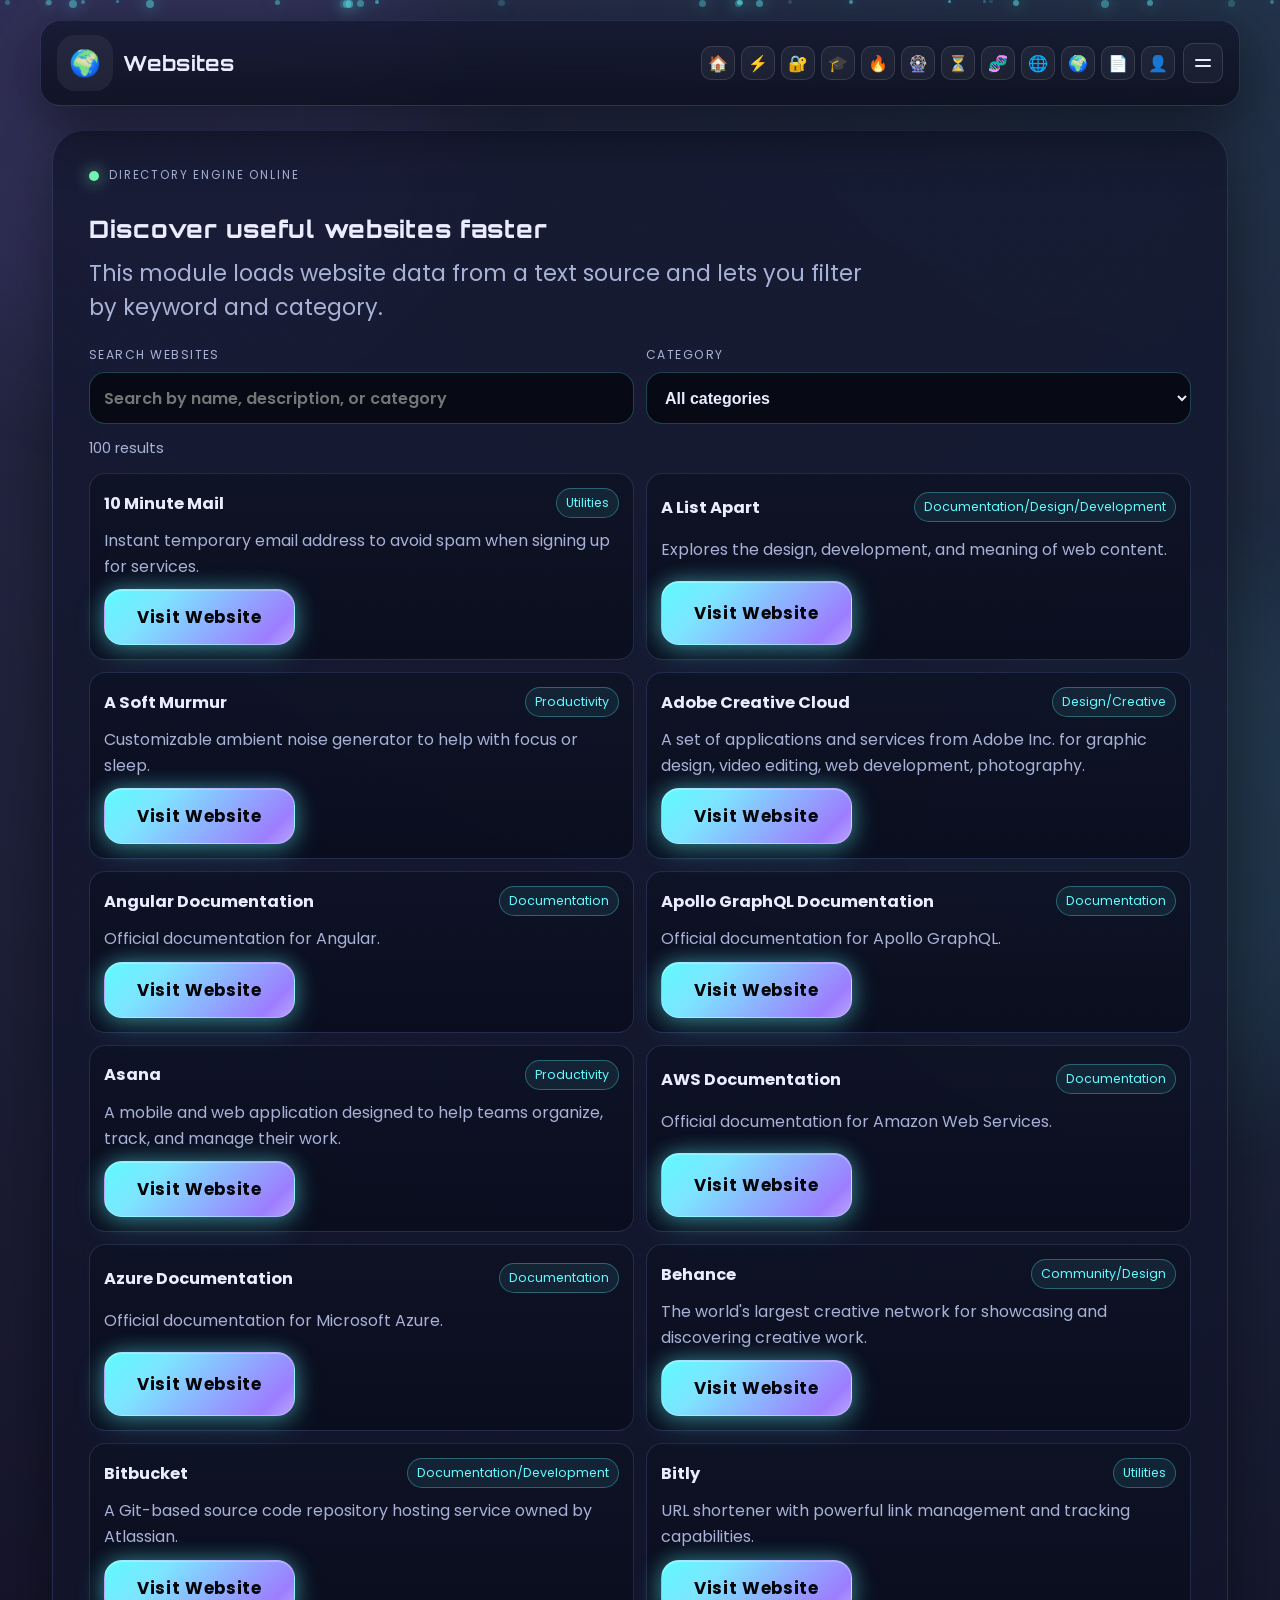
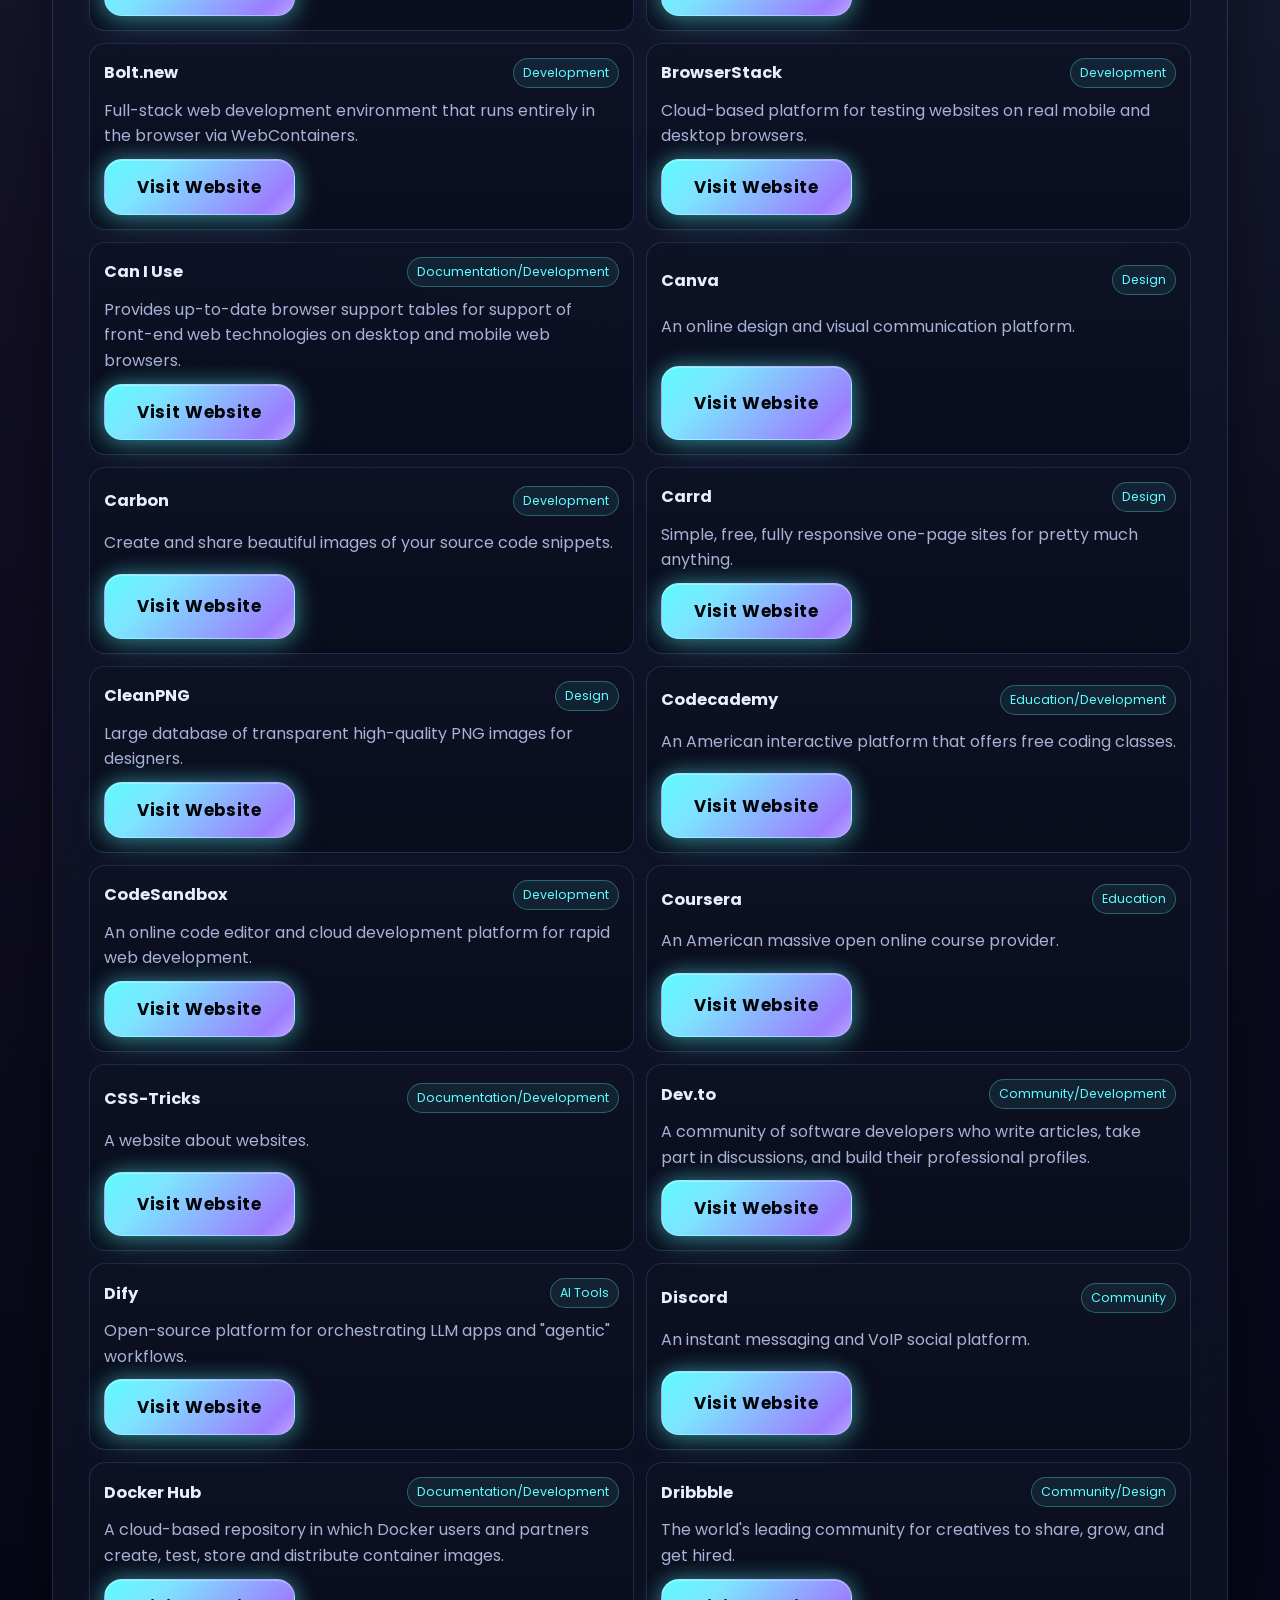
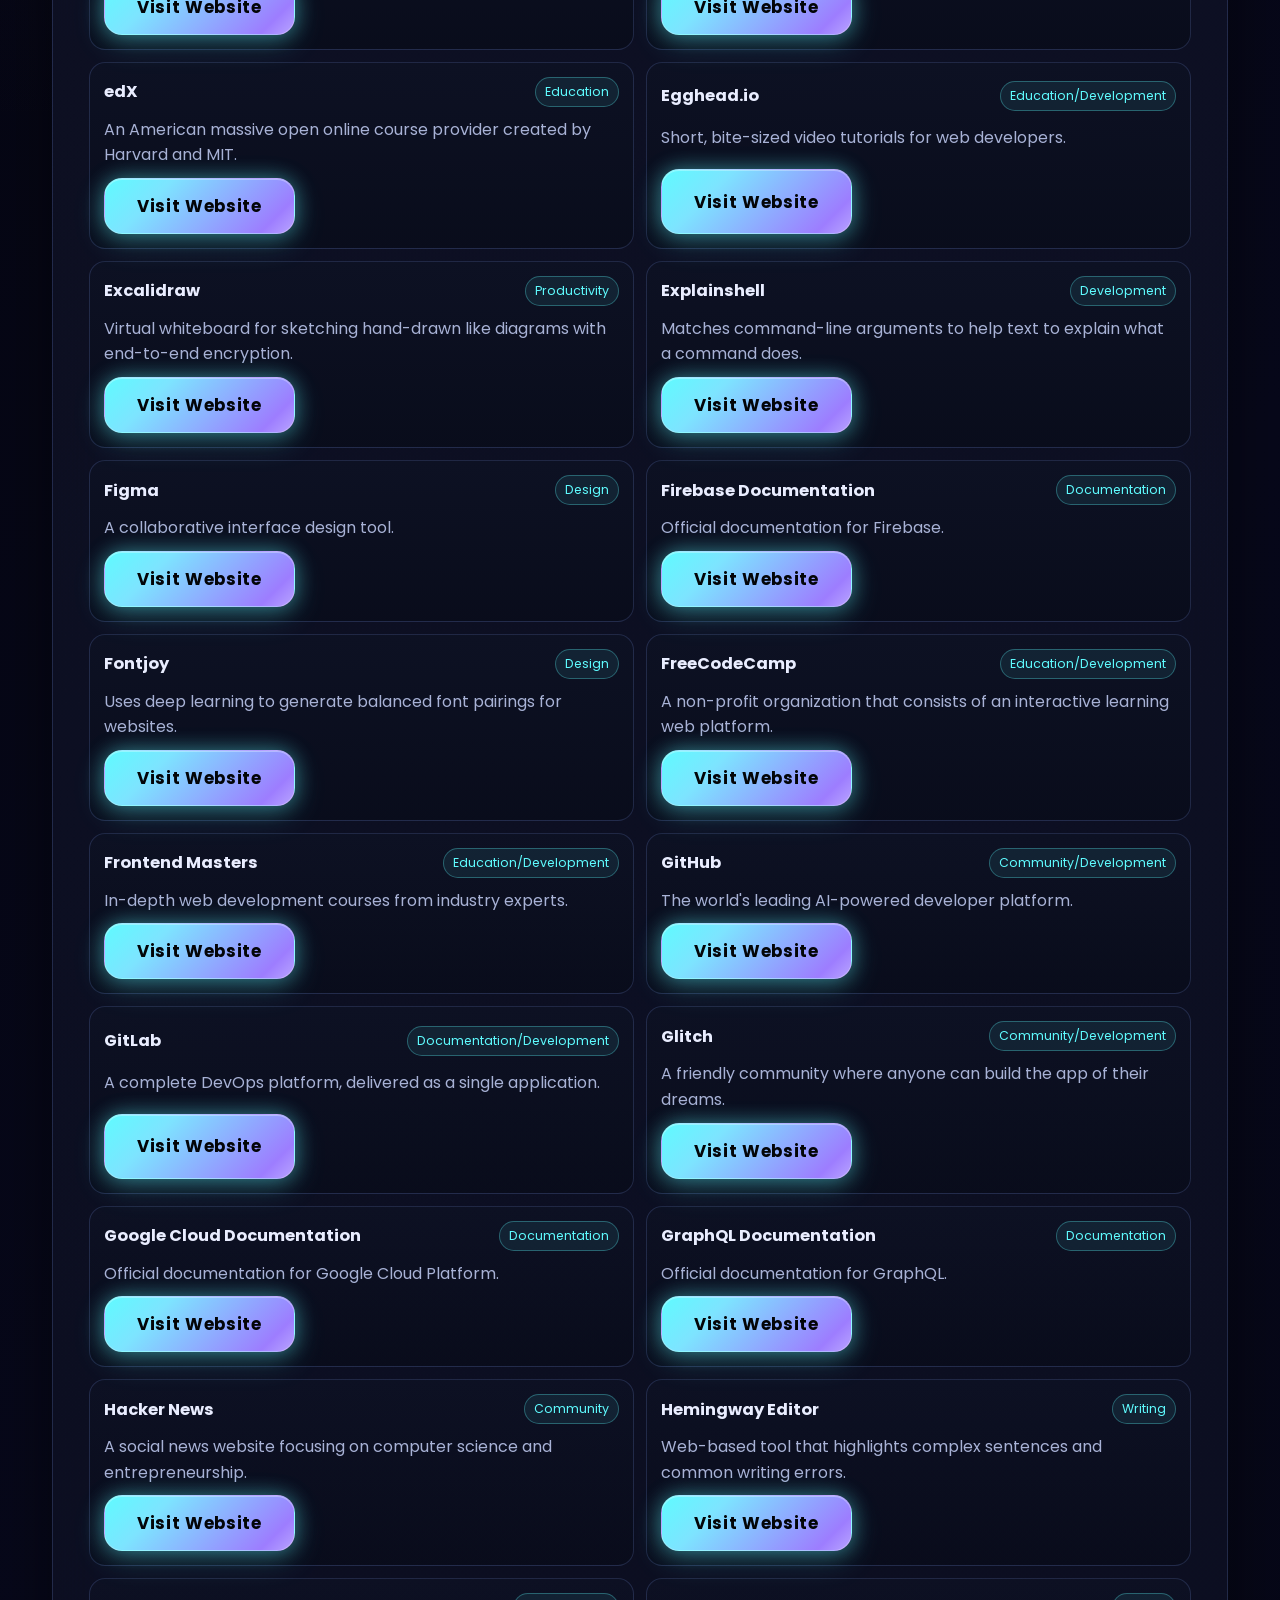
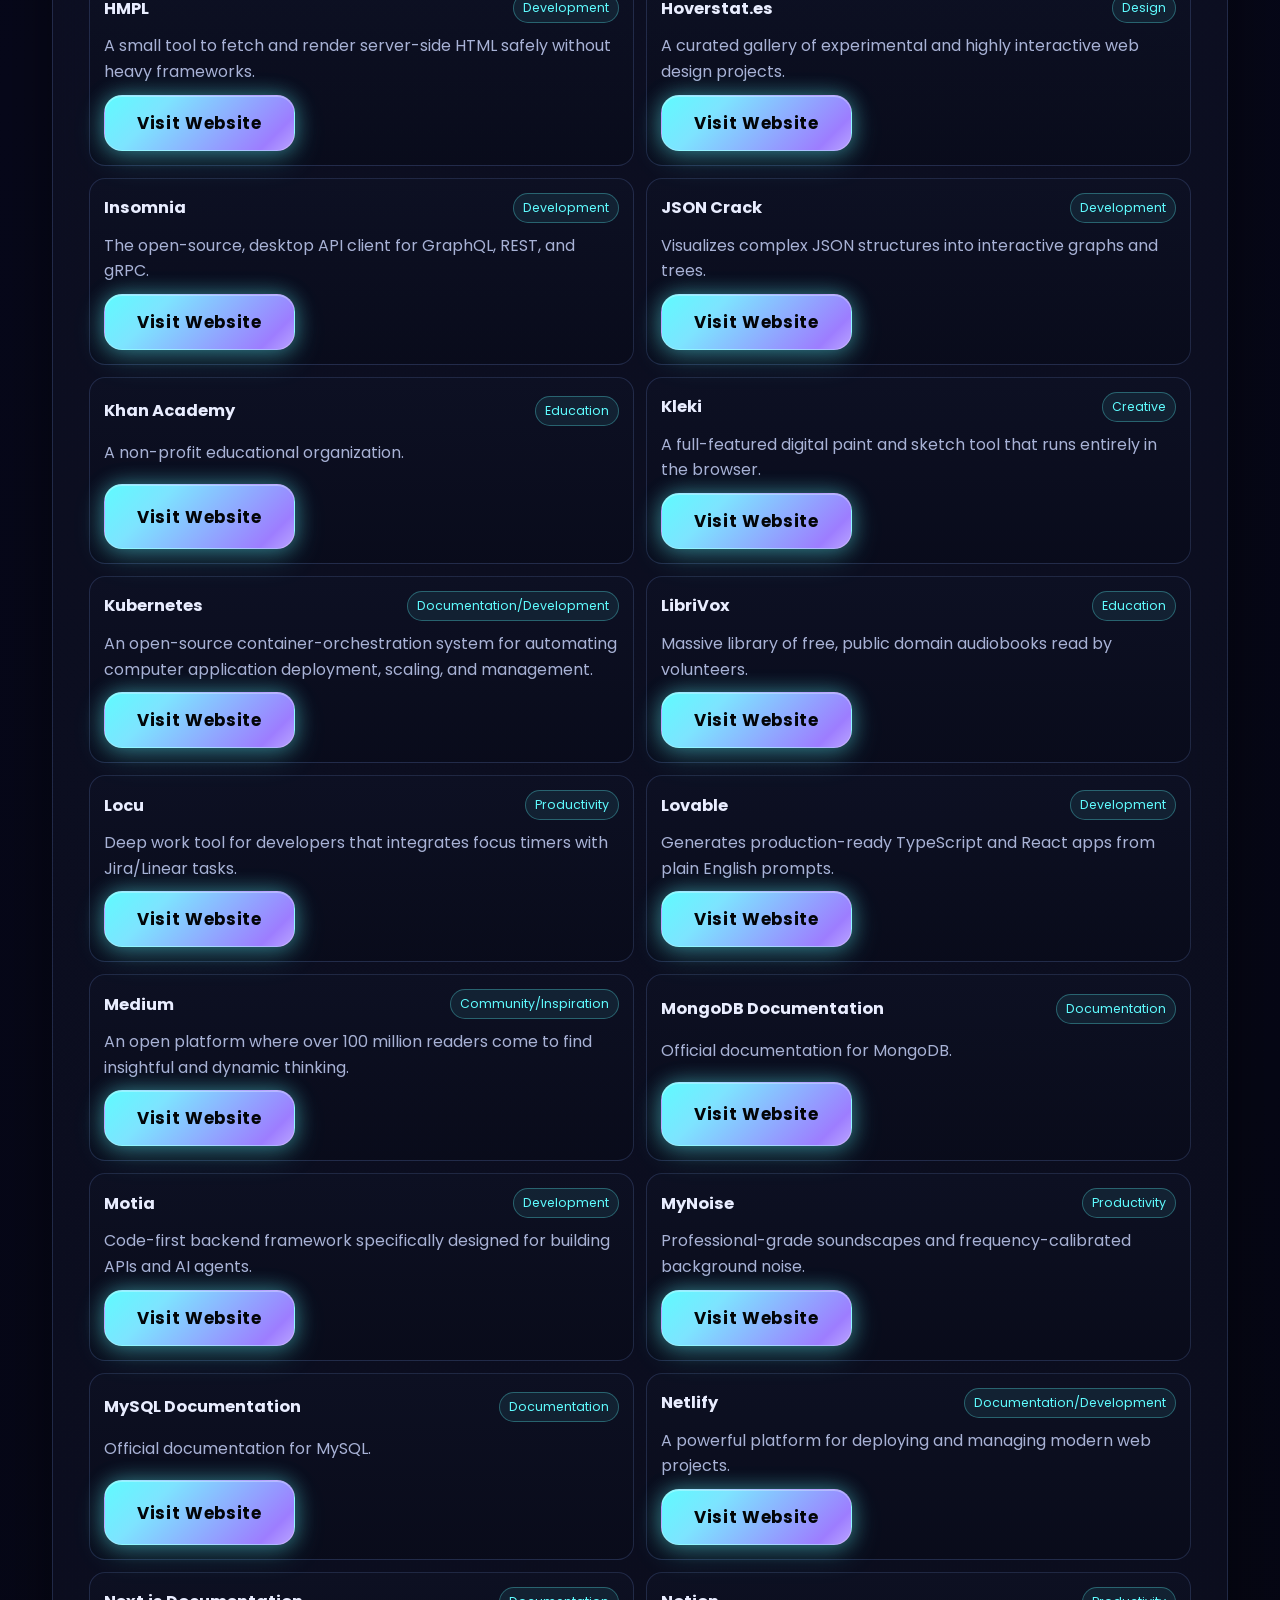
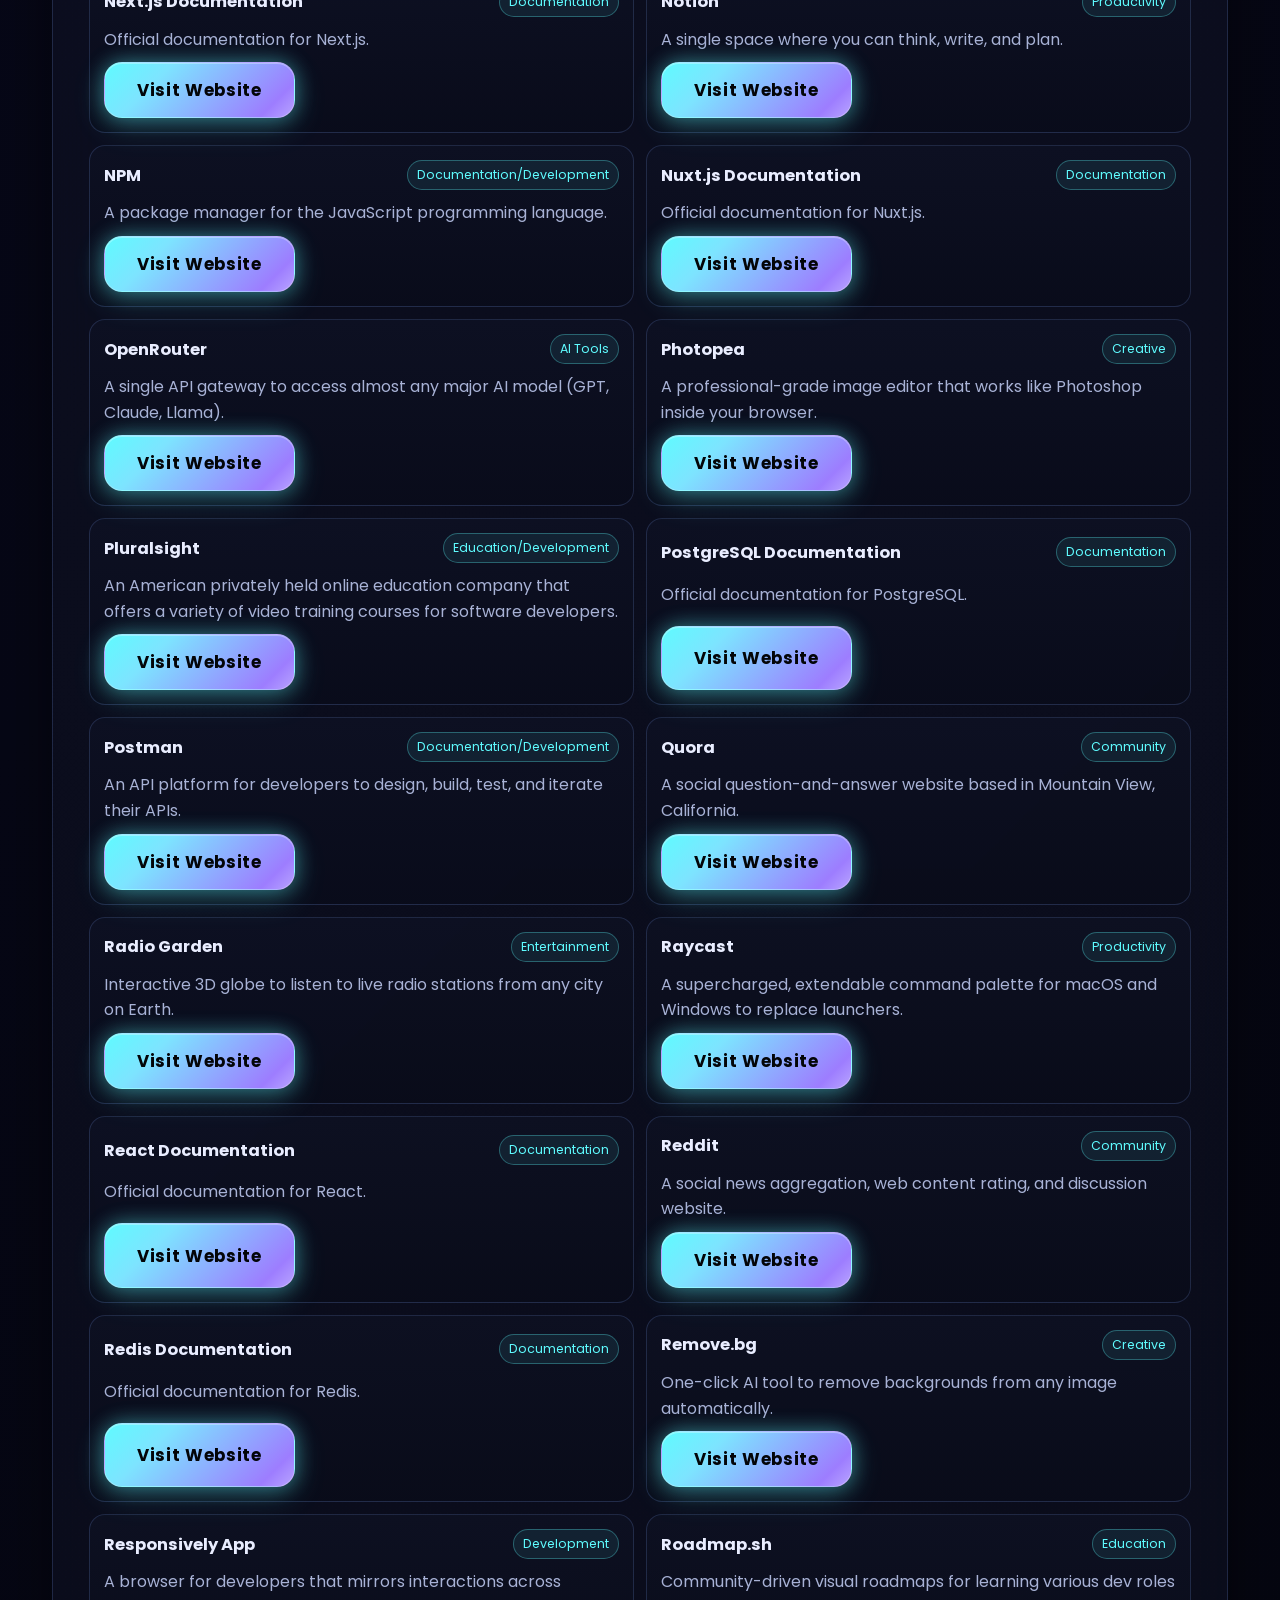
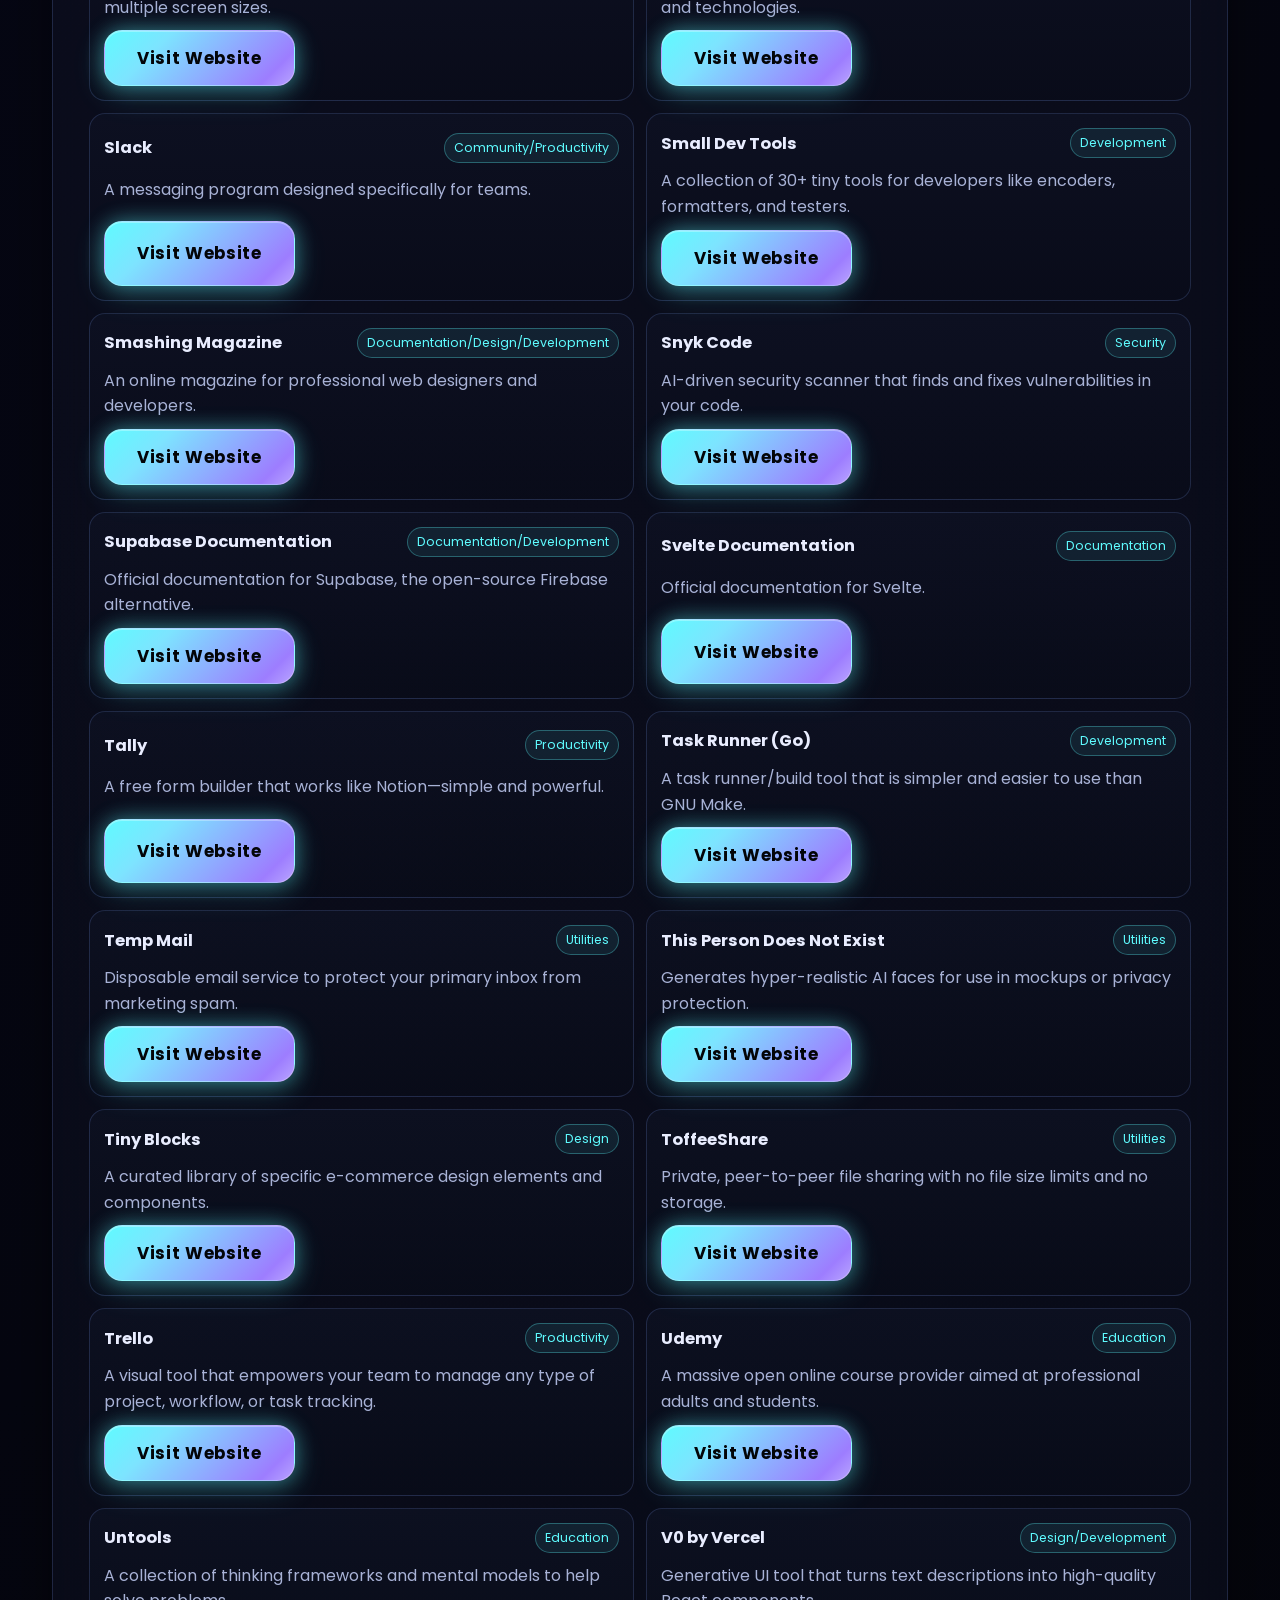
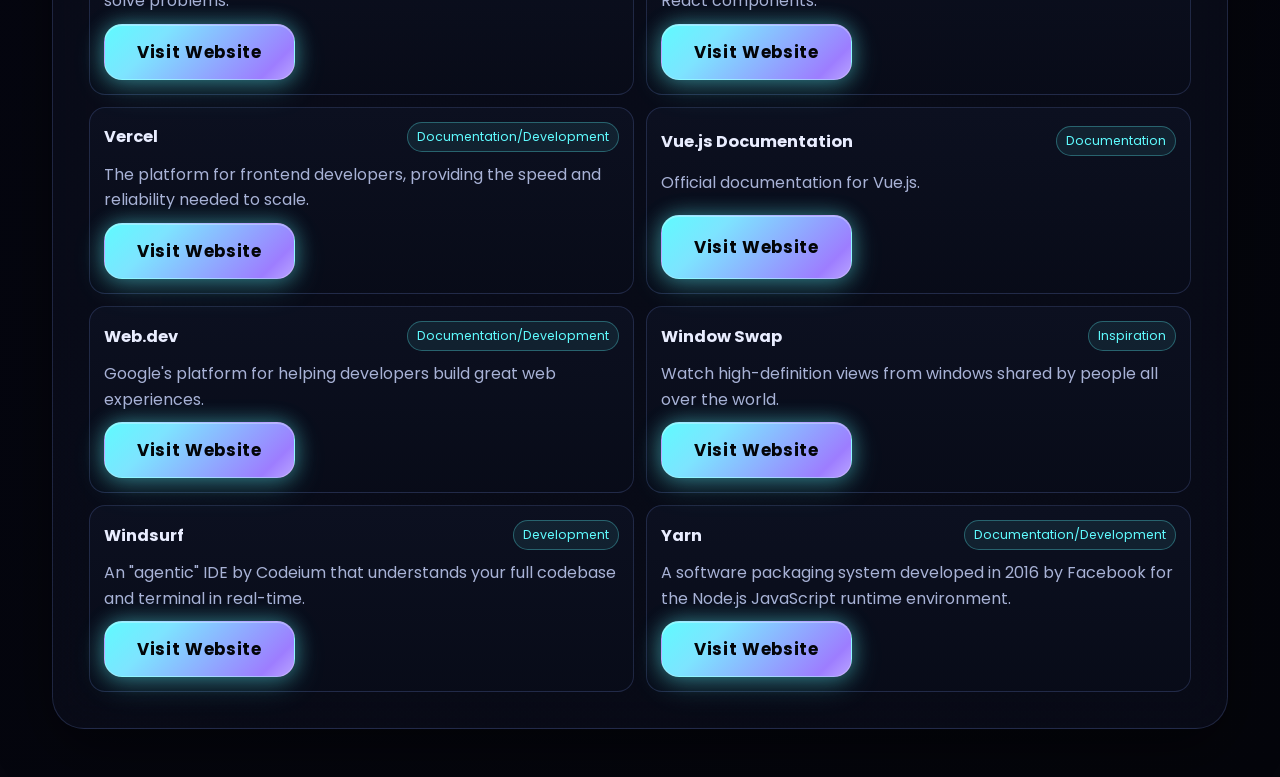
<file: websites.html>
<!DOCTYPE html>
<html lang="en">
<head>
  <meta charset="UTF-8" />
  <meta name="viewport" content="width=device-width, initial-scale=1.0" />
  <title>Websites Directory | AIM LAB</title>
  <meta name="description" content="Browse a directory of useful websites with search and category filters." />
  <link rel="preconnect" href="https://fonts.googleapis.com">
  <link rel="preconnect" href="https://fonts.gstatic.com" crossorigin>
  <link href="https://fonts.googleapis.com/css2?family=Orbitron:wght@400;500;700;800&family=Poppins:wght@300;400;500;600;700;800&display=swap" rel="stylesheet">
  <link rel="stylesheet" href="styles.css" />
</head>
<body>
  <div class="ambient ambient-one"></div>
  <div class="ambient ambient-two"></div>
  <div class="particles" id="particles" aria-hidden="true"></div>

  <div class="app-shell">
    <header class="topbar" data-reveal>
      <div class="header-left">
        <span class="module-icon">🌍</span>
        <h1 class="module-title">Websites</h1>
      </div>
      <div class="header-right">
        <nav class="header-shortcuts" aria-label="Quick modules">
          <a href="index.html" class="shortcut-icon" title="Home">🏠</a>
          <a href="download-speed.html" class="shortcut-icon" title="Download">⚡</a>
          <a href="password-checker.html" class="shortcut-icon" title="Password">🔐</a>
          <a href="gpa-calculator.html" class="shortcut-icon" title="GPA">🎓</a>
          <a href="roaster.html" class="shortcut-icon" title="Roaster">🔥</a>
          <a href="wheel.html" class="shortcut-icon" title="Wheel Picker">🎡</a>
          <a href="life-progress-tracker.html" class="shortcut-icon" title="Life Progress Tracker">⏳</a>
        </nav>
        <button class="menu-btn" id="menu-btn" aria-label="Open menu" aria-expanded="false">
          <span></span>
          <span></span>
        </button>
      </div>
    </header>

    <nav class="menu-dropdown" id="menu-dropdown" data-reveal>
      <a href="index.html" class="menu-item">🏠 Home</a>
      <a href="download-speed.html" class="menu-item">⚡ Download</a>
      <a href="password-checker.html" class="menu-item">🔐 Password</a>
      <a href="gpa-calculator.html" class="menu-item">🎓 GPA</a>
      <a href="roaster.html" class="menu-item">🔥 Roaster</a>
      <a href="wheel.html" class="menu-item">🎡 Wheel Picker</a>
      <a href="life-progress-tracker.html" class="menu-item">⏳ Life Progress Tracker</a>
      <a href="websites.html" class="menu-item">🌍 Websites</a>
    </nav>

    <main class="stage feature-page">
      <section class="feature-shell glass-card" data-reveal>
        <div class="feature-copy">
          <p class="status-line"><span class="status-dot"></span> Directory engine online</p>
          <h2>Discover useful websites faster</h2>
          <p class="subtitle">This module loads website data from a text source and lets you filter by keyword and category.</p>
        </div>
        <div id="websites-module" class="module-root"></div>
      </section>
    </main>
  </div>

  <script src="modules/websites.js"></script>
  <script src="script.js"></script>
</body>
</html>
</file>
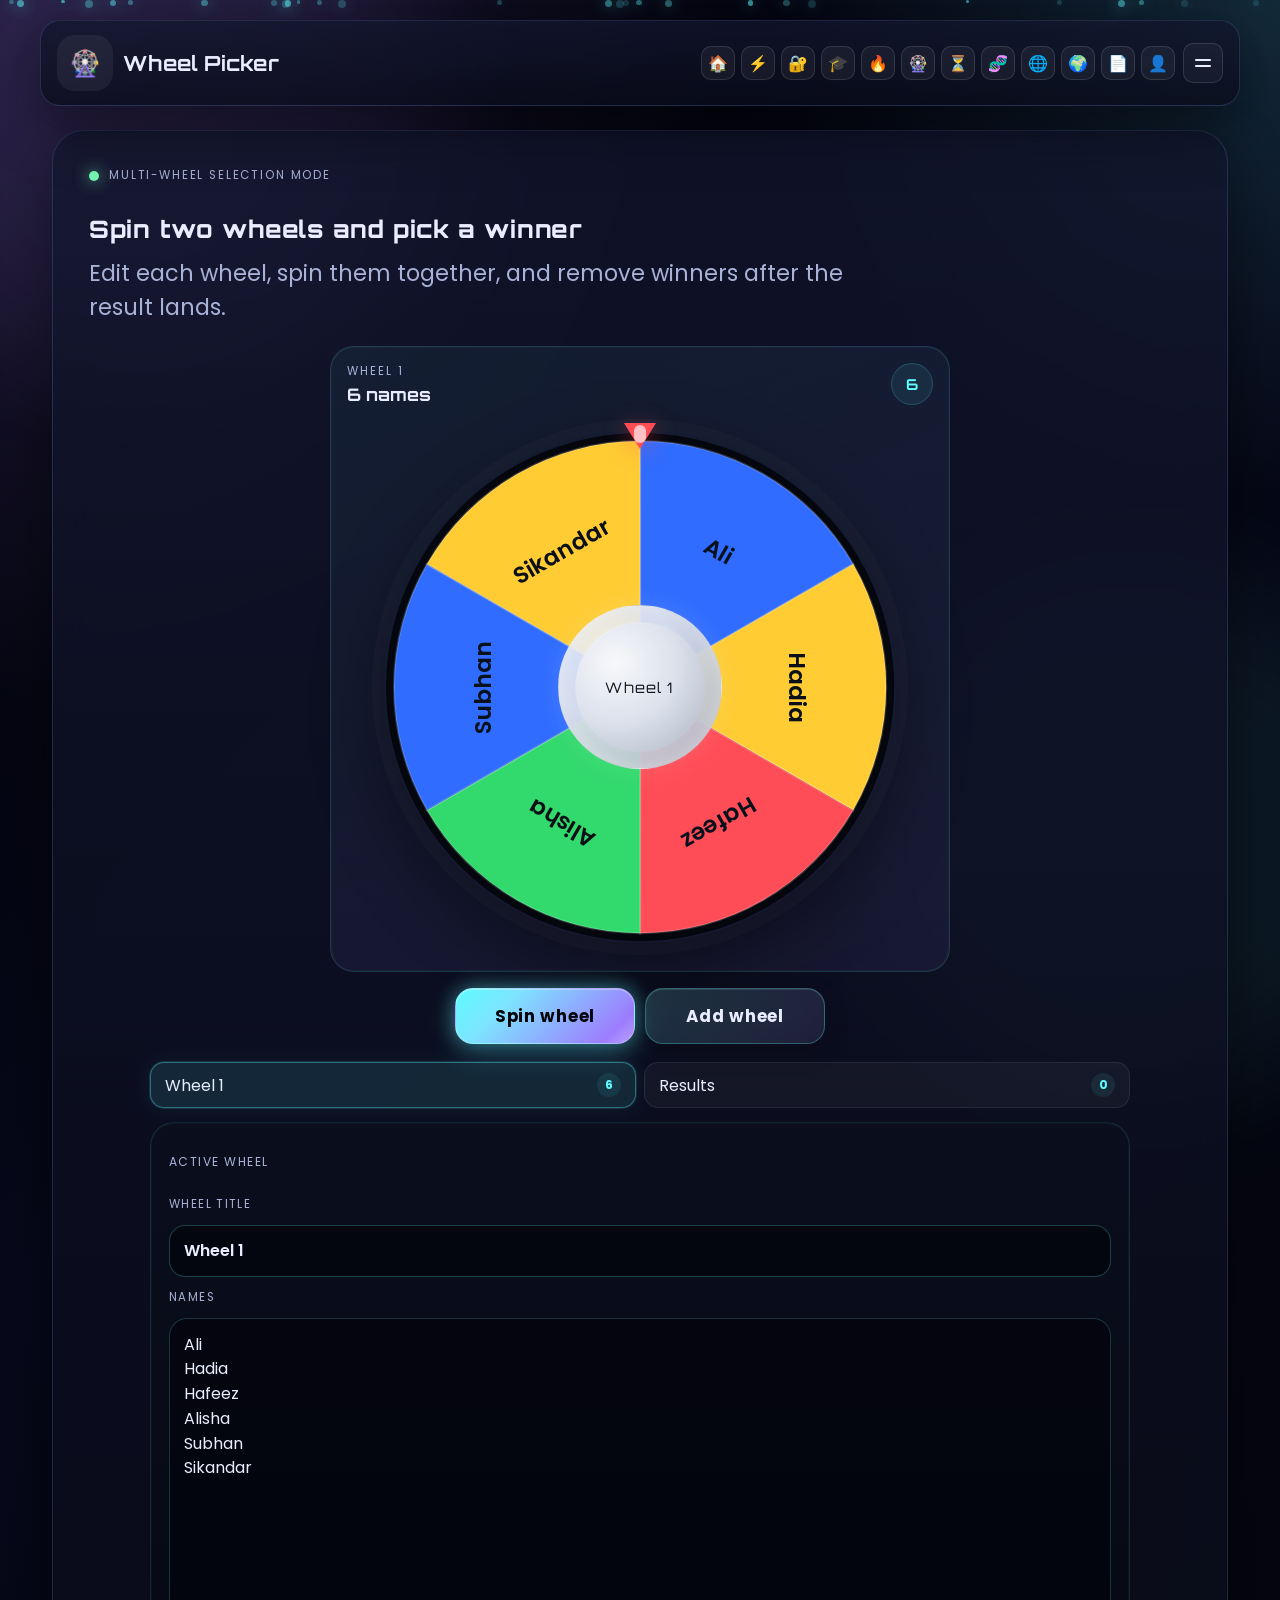
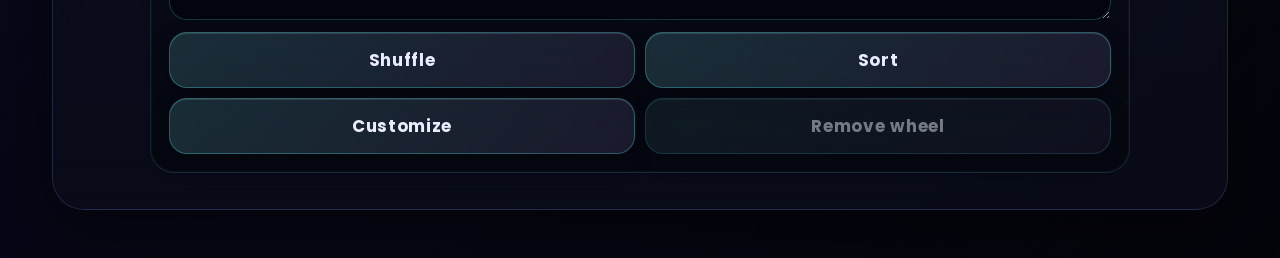
<file: wheel.html>
<!DOCTYPE html>
<html lang="en">
<head>
  <meta charset="UTF-8" />
  <meta name="viewport" content="width=device-width, initial-scale=1.0" />
  <title>Wheel Picker | AIM LAB</title>
  <meta name="description" content="Spin multiple name wheels, pick a winner, and manage wheel lists in a glassy AIM LAB interface." />
  <link rel="preconnect" href="https://fonts.googleapis.com">
  <link rel="preconnect" href="https://fonts.gstatic.com" crossorigin>
  <link href="https://fonts.googleapis.com/css2?family=Orbitron:wght@400;500;700;800&family=Poppins:wght@300;400;500;600;700;800&display=swap" rel="stylesheet">
  <link rel="stylesheet" href="styles.css" />
</head>
<body>
  <div class="ambient ambient-one"></div>
  <div class="ambient ambient-two"></div>
  <div class="particles" id="particles" aria-hidden="true"></div>

  <div class="app-shell">
    <header class="topbar" data-reveal>
      <div class="header-left">
        <span class="module-icon">🎡</span>
        <h1 class="module-title">Wheel Picker</h1>
      </div>
      <div class="header-right">
        <nav class="header-shortcuts" aria-label="Quick modules">
          <a href="index.html" class="shortcut-icon" title="Home">🏠</a>
          <a href="birthday.html" class="shortcut-icon" title="Birthday">🎂</a>
          <a href="download-speed.html" class="shortcut-icon" title="Download">⚡</a>
          <a href="password-checker.html" class="shortcut-icon" title="Password">🔐</a>
          <a href="gpa-calculator.html" class="shortcut-icon" title="GPA">🎓</a>
          <a href="roaster.html" class="shortcut-icon" title="Roaster">🔥</a>
          <a href="wheel.html" class="shortcut-icon" title="Wheel Picker">🎡</a>
          <a href="life-progress-tracker.html" class="shortcut-icon" title="Life Progress Tracker">⏳</a>
        </nav>
        <button class="menu-btn" id="menu-btn" aria-label="Open menu" aria-expanded="false">
          <span></span>
          <span></span>
        </button>
      </div>
    </header>

    <nav class="menu-dropdown" id="menu-dropdown" data-reveal>
      <a href="index.html" class="menu-item">🏠 Home</a>
      <a href="birthday.html" class="menu-item">🎂 Birthday</a>
      <a href="download-speed.html" class="menu-item">⚡ Download</a>
      <a href="password-checker.html" class="menu-item">🔐 Password</a>
      <a href="gpa-calculator.html" class="menu-item">🎓 GPA</a>
      <a href="roaster.html" class="menu-item">🔥 Roaster</a>
      <a href="wheel.html" class="menu-item">🎡 Wheel Picker</a>
      <a href="life-progress-tracker.html" class="menu-item">⏳ Life Progress Tracker</a>
    </nav>

    <main class="stage feature-page wheel-page">
      <section class="feature-shell glass-card" data-reveal>
        <div class="feature-copy">
          <p class="status-line"><span class="status-dot"></span> Multi-wheel selection mode</p>
          <h2>Spin two wheels and pick a winner</h2>
          <p class="subtitle">Edit each wheel, spin them together, and remove winners after the result lands.</p>
        </div>
        <div id="wheel-module" class="module-root"></div>
      </section>
    </main>
  </div>

  <div class="results-modal wheel-results-modal" id="wheel-results-modal" role="dialog" aria-hidden="true">
    <div class="modal-overlay"></div>
    <div class="modal-content glass-card wheel-modal-content">
      <button class="modal-close" id="wheel-modal-close" aria-label="Close results" type="button">×</button>
      <div class="modal-header wheel-modal-header">
        <h3>We have a winner!</h3>
      </div>
      <div id="wheel-modal-output" class="wheel-modal-output" aria-live="polite"></div>
      <div class="wheel-modal-actions">
        <button type="button" class="cta-button" id="wheel-modal-remove">Remove</button>
        <button type="button" class="ghost-button" id="wheel-modal-close-secondary">Close</button>
      </div>
    </div>
  </div>

  <script src="modules/wheelPicker.js"></script>
  <script src="script.js"></script>
</body>
</html>
</file>
<file: styles.css>
:root {
  --bg: #050510;
  --bg-soft: rgba(11, 14, 30, 0.74);
  --panel: rgba(17, 22, 44, 0.6);
  --panel-strong: rgba(13, 16, 33, 0.88);
  --stroke: rgba(136, 168, 255, 0.18);
  --text: #e9edff;
  --muted: #a8b2d6;
  --cyan: #5ffbff;
  --violet: #9d7dff;
  --pink: #ff73d9;
  --green: #74f7b3;
  --warning: #ffd166;
  --shadow: 0 20px 60px rgba(0, 0, 0, 0.45);
  --radius-xl: 30px;
  --radius-lg: 22px;
  --radius-md: 16px;
  --radius-sm: 12px;
}

* {
  box-sizing: border-box;
}

html {
  scroll-behavior: smooth;
}

body {
  margin: 0;
  min-height: 100vh;
  font-family: "Poppins", sans-serif;
  color: var(--text);
  background:
    radial-gradient(circle at top left, rgba(157, 125, 255, 0.2), transparent 32%),
    radial-gradient(circle at top right, rgba(95, 251, 255, 0.14), transparent 22%),
    linear-gradient(135deg, #030308 0%, #07081a 42%, #04050b 100%);
  overflow-x: hidden;
}

body.birthday-fixed {
  height: 100dvh;
  overflow: hidden;
}

body.birthday-fixed .app-shell {
  height: 100dvh;
  display: grid;
  grid-template-rows: auto 1fr;
  padding: 14px 0 0;
}

body.is-loading {
  overflow: hidden;
}

a {
  color: inherit;
  text-decoration: none;
}

button,
input {
  font: inherit;
}

.ambient {
  position: fixed;
  inset: auto;
  width: 42vw;
  height: 42vw;
  border-radius: 50%;
  filter: blur(60px);
  opacity: 0.4;
  pointer-events: none;
  animation: drift 18s ease-in-out infinite;
}

.ambient-one {
  top: -12vw;
  left: -8vw;
  background: rgba(157, 125, 255, 0.24);
}

.ambient-two {
  right: -10vw;
  bottom: -16vw;
  background: rgba(95, 251, 255, 0.18);
  animation-delay: -8s;
}

.particles {
  position: fixed;
  inset: 0;
  pointer-events: none;
  overflow: hidden;
  transition: opacity 220ms ease;
}

.page-loader {
  position: fixed;
  inset: 0;
  z-index: 999;
  display: grid;
  place-items: center;
  padding: 24px;
  background:
    radial-gradient(circle at 20% 20%, rgba(95, 251, 255, 0.15), transparent 42%),
    radial-gradient(circle at 80% 70%, rgba(157, 125, 255, 0.16), transparent 44%),
    rgba(2, 3, 10, 0.94);
  opacity: 1;
  visibility: visible;
  transition: opacity 520ms ease, visibility 520ms ease;
}

.page-loader.is-hidden {
  opacity: 0;
  visibility: hidden;
}

.loader-core {
  width: min(560px, 100%);
  padding: clamp(20px, 3vw, 34px);
  border-radius: 28px;
  border: 1px solid rgba(255, 255, 255, 0.1);
  background: linear-gradient(180deg, rgba(16, 20, 40, 0.9), rgba(6, 8, 18, 0.92));
  box-shadow: var(--shadow);
  backdrop-filter: blur(10px);
  -webkit-backdrop-filter: blur(10px);
}

.loader-label {
  margin: 0;
  letter-spacing: 0.2em;
  text-transform: uppercase;
  font-size: 0.72rem;
  color: var(--muted);
}

.loader-title {
  margin: 12px 0 0;
  font-family: "Orbitron", sans-serif;
  font-size: clamp(1.2rem, 3vw, 1.8rem);
  color: var(--text);
  animation: loaderFloat 1.4s ease-in-out infinite;
}

.loader-line {
  margin-top: 18px;
  height: 8px;
  border-radius: 999px;
  background: rgba(255, 255, 255, 0.08);
  overflow: hidden;
}

.loader-line span {
  display: block;
  width: 44%;
  height: 100%;
  border-radius: inherit;
  background: linear-gradient(135deg, var(--cyan), var(--violet));
  box-shadow: 0 0 18px rgba(95, 251, 255, 0.45);
  animation: loaderRun 1.2s ease-in-out infinite;
}

.particle {
  position: absolute;
  width: 6px;
  height: 6px;
  border-radius: 999px;
  background: rgba(95, 251, 255, 0.7);
  box-shadow: 0 0 16px rgba(95, 251, 255, 0.9);
  animation: floatUp linear infinite;
}

.app-shell {
  position: relative;
  z-index: 1;
  width: min(1200px, calc(100% - 32px));
  margin: 0 auto;
  padding: 20px 0 48px;
  transition: opacity 260ms ease, transform 260ms ease, filter 260ms ease;
}

.topbar,
.hero,
.feature-page .glass-card {
  backdrop-filter: blur(22px);
  -webkit-backdrop-filter: blur(22px);
  background: linear-gradient(180deg, rgba(18, 22, 45, 0.76), rgba(10, 12, 26, 0.78));
  border: 1px solid var(--stroke);
  box-shadow: var(--shadow);
}

.topbar {
  display: flex;
  justify-content: space-between;
  align-items: center;
  gap: 12px;
  padding: 14px 16px;
  background: linear-gradient(180deg, rgba(18, 22, 45, 0.76), rgba(10, 12, 26, 0.78));
  border: 1px solid var(--stroke);
  border-radius: 20px;
  box-shadow: var(--shadow);
  backdrop-filter: blur(22px);
  -webkit-backdrop-filter: blur(22px);
  position: sticky;
  top: 14px;
  z-index: 100;
}

.header-left {
  display: flex;
  align-items: center;
  gap: 10px;
  flex: 0 1 auto;
  min-width: 0;
}

.module-icon {
  font-size: 1.4rem;
  flex-shrink: 0;
}

.module-title {
  margin: 0;
  font-family: "Orbitron", sans-serif;
  font-size: clamp(0.95rem, 3vw, 1.3rem);
  font-weight: 700;
  letter-spacing: 0.02em;
  color: var(--text);
  white-space: nowrap;
  overflow: hidden;
  text-overflow: ellipsis;
}

.module-title-glitch {
  position: relative;
  display: inline-block;
  animation: titleGlitchShift 3s infinite steps(1, end);
}

.module-title-glitch::before,
.module-title-glitch::after {
  content: attr(data-text);
  position: absolute;
  top: 0;
  left: 0;
  width: 100%;
  height: 100%;
  pointer-events: none;
}

.module-title-glitch::before {
  color: var(--cyan);
  text-shadow: -1px 0 rgba(95, 251, 255, 0.8);
  clip-path: inset(0 0 0 0);
  opacity: 0.65;
  animation: titleGlitchSliceA 2.2s infinite steps(2, end);
}

.module-title-glitch::after {
  color: var(--pink);
  text-shadow: 1px 0 rgba(255, 115, 217, 0.7);
  clip-path: inset(0 0 0 0);
  opacity: 0.55;
  animation: titleGlitchSliceB 2.8s infinite steps(2, end);
}

@keyframes titleGlitchShift {
  0%,
  88%,
  100% {
    transform: translate(0, 0);
  }

  89% {
    transform: translate(-0.6px, 0);
  }
  91% {
    transform: translate(0.8px, 0);
  }

  93% {
    transform: translate(-0.4px, 0.2px);
  }

  95% {
    transform: translate(0.5px, -0.2px);
  }
}

.websites-shell {
  display: grid;
  gap: 14px;
}

.websites-controls {
  display: grid;
  gap: 12px;
  grid-template-columns: repeat(2, minmax(0, 1fr));
}

.websites-control-block {
  display: grid;
  gap: 8px;
}

.websites-status {
  font-size: 0.92rem;
  color: var(--muted);
}

.websites-list {
  display: grid;
  gap: 12px;
  grid-template-columns: repeat(2, minmax(0, 1fr));
}

.website-card {
  border: 1px solid var(--stroke);
  border-radius: var(--radius-md);
  background: linear-gradient(180deg, rgba(14, 18, 36, 0.78), rgba(9, 12, 26, 0.78));
  padding: 14px;
  display: grid;
  gap: 10px;
}

.website-card h3 {
  margin: 0;
  font-size: 1.02rem;
}

.website-card p {
  margin: 0;
  color: var(--muted);
  line-height: 1.6;
}

.website-card-top {
  display: flex;
  justify-content: space-between;
  align-items: center;
  gap: 8px;
}

.website-category {
  font-size: 0.78rem;
  padding: 5px 9px;
  border-radius: 999px;
  border: 1px solid rgba(95, 251, 255, 0.3);
  color: var(--cyan);
  background: rgba(95, 251, 255, 0.08);
  white-space: nowrap;
}

.website-actions {
  display: flex;
  justify-content: flex-start;
}

.websites-link-disabled {
  opacity: 0.7;
  cursor: not-allowed;
}

.websites-empty {
  border: 1px dashed rgba(255, 255, 255, 0.18);
  border-radius: var(--radius-md);
  padding: 18px;
  text-align: center;
  grid-column: 1 / -1;
}

.websites-empty h3 {
  margin: 0;
}

.websites-empty p {
  margin: 8px 0 0;
  color: var(--muted);
}

@media (max-width: 840px) {
  .websites-controls,
  .websites-list {
    grid-template-columns: 1fr;
  }
}

@keyframes titleGlitchSliceA {
  0%,
  82%,
  100% {
    clip-path: inset(0 0 0 0);
    transform: translate(0, 0);
  }

  84% {
    clip-path: inset(15% 0 62% 0);
    transform: translate(-1px, 0);
  }

  86% {
    clip-path: inset(48% 0 24% 0);
    transform: translate(1px, 0);
  }

  88% {
    clip-path: inset(72% 0 8% 0);
    transform: translate(-1px, 0);
  }
}

@keyframes titleGlitchSliceB {
  0%,
  78%,
  100% {
    clip-path: inset(0 0 0 0);
    transform: translate(0, 0);
  }

  80% {
    clip-path: inset(8% 0 70% 0);
    transform: translate(1px, 0);
  }

  83% {
    clip-path: inset(55% 0 22% 0);
    transform: translate(-1px, 0);
  }

  86% {
    clip-path: inset(80% 0 4% 0);
    transform: translate(1px, 0);
  }
}

.module-version {
  margin-left: 3px;
  display: inline-block;
  font-size: 0.5em;
  font-weight: 400;
  vertical-align: baseline;
  line-height: 1;
  white-space: nowrap;
  color: #c8ffff;
  letter-spacing: 0.03em;
  text-shadow: 0 0 1px rgba(255, 255, 255, 0.95), 0 0 4px rgba(95, 251, 255, 0.9), 0 0 8px rgba(95, 251, 255, 0.55);
}

.header-right {
  display: flex;
  align-items: center;
  gap: 8px;
  margin-left: auto;
}

.header-shortcuts {
  display: flex;
  align-items: center;
  gap: 6px;
}

.shortcut-icon {
  display: inline-flex;
  align-items: center;
  justify-content: center;
  width: 34px;
  height: 34px;
  border-radius: 10px;
  border: 1px solid rgba(255, 255, 255, 0.12);
  background: rgba(255, 255, 255, 0.05);
  color: var(--text);
  text-decoration: none;
  font-size: 1rem;
  transition: transform 140ms ease, background 140ms ease, border-color 140ms ease;
}

.shortcut-icon:hover {
  transform: translateY(-1px);
  background: rgba(95, 251, 255, 0.1);
  border-color: rgba(95, 251, 255, 0.28);
}

.menu-btn {
  display: flex;
  flex-direction: column;
  align-items: center;
  justify-content: center;
  gap: 4px;
  width: 40px;
  height: 40px;
  border: 1px solid rgba(255, 255, 255, 0.12);
  background: rgba(255, 255, 255, 0.04);
  border-radius: 10px;
  cursor: pointer;
  transition: all 180ms ease;
  flex-shrink: 0;
}

.menu-btn span {
  width: 16px;
  height: 2px;
  background: var(--text);
  border-radius: 2px;
  transition: all 220ms ease;
}

.menu-btn.active {
  background: rgba(95, 251, 255, 0.1);
  border-color: rgba(95, 251, 255, 0.3);
}

.menu-btn.active span:nth-child(1) {
  transform: translateY(6px) rotate(45deg);
}

.menu-btn.active span:nth-child(2) {
  transform: translateY(-6px) rotate(-45deg);
}

.menu-dropdown {
  position: absolute;
  top: 60px;
  left: 16px;
  right: 16px;
  background: linear-gradient(180deg, rgba(10, 13, 28, 0.98), rgba(6, 8, 18, 0.96));
  border: 1px solid rgba(95, 251, 255, 0.15);
  border-radius: 16px;
  box-shadow: 0 10px 60px rgba(0, 0, 0, 0.5);
  backdrop-filter: blur(20px);
  -webkit-backdrop-filter: blur(20px);
  max-height: 0;
  overflow-x: hidden;
  overflow-y: hidden;
  opacity: 0;
  pointer-events: none;
  transition: all 300ms cubic-bezier(0.2, 0.85, 0.3, 1);
  z-index: 99;
  display: flex;
  flex-direction: column;
}

.menu-dropdown.open {
  max-height: calc(100dvh - 96px);
  overflow-y: auto;
  opacity: 1;
  pointer-events: auto;
}

.menu-item {
  padding: 14px 16px;
  color: var(--text);
  text-decoration: none;
  font-size: 0.95rem;
  font-weight: 500;
  border-bottom: 1px solid rgba(255, 255, 255, 0.05);
  transition: all 120ms ease;
  display: block;
}

.menu-item:last-child {
  border-bottom: none;
}

.menu-item:hover {
  background: rgba(95, 251, 255, 0.08);
  padding-left: 20px;
  color: var(--cyan);
}

.brand {
  display: flex;
  align-items: center;
  gap: 14px;
}

.brand-mark {
  display: grid;
  place-items: center;
  width: 54px;
  height: 54px;
  border-radius: 18px;
  color: #080912;
  font-family: "Orbitron", sans-serif;
  font-size: 1.6rem;
  font-weight: 800;
  background: linear-gradient(135deg, var(--cyan), var(--violet), var(--pink));
  box-shadow: 0 0 28px rgba(95, 251, 255, 0.35);
}

.eyebrow,
.status-line,
.page-tag,
.result-label,
.field-label {
  letter-spacing: 0.16em;
  text-transform: uppercase;
  font-size: 0.72rem;
  color: var(--muted);
  margin: 0;
}

.brand h1,
.hero h2,
.feature-page h2 {
  margin: 0;
  font-family: "Orbitron", sans-serif;
  font-weight: 800;
  letter-spacing: 0.03em;
}

.brand h1 {
  font-size: clamp(1.2rem, 2vw, 1.6rem);
}

.top-actions {
  display: flex;
  gap: 10px;
  flex-wrap: wrap;
}

.menu-toggle {
  display: none;
  width: 46px;
  height: 46px;
  border-radius: 14px;
  border: 1px solid rgba(255, 255, 255, 0.14);
  background: rgba(255, 255, 255, 0.04);
  align-items: center;
  justify-content: center;
  flex-direction: column;
  gap: 5px;
  cursor: pointer;
}

.menu-toggle span {
  width: 19px;
  height: 2px;
  border-radius: 4px;
  background: var(--text);
  transition: transform 220ms ease, opacity 220ms ease;
}

.menu-toggle.is-active span:nth-child(1) {
  transform: translateY(7px) rotate(45deg);
}

.menu-toggle.is-active span:nth-child(2) {
  opacity: 0;
}

.menu-toggle.is-active span:nth-child(3) {
  transform: translateY(-7px) rotate(-45deg);
}

.quick-nav {
  display: none;
  gap: 8px;
  margin-left: 8px;
}

.quick-nav-icon {
  display: inline-flex;
  align-items: center;
  justify-content: center;
  width: 40px;
  height: 40px;
  border-radius: 12px;
  background: rgba(255, 255, 255, 0.06);
  border: 1px solid rgba(255, 255, 255, 0.12);
  font-size: 1.2rem;
  transition: all 180ms ease;
  text-decoration: none;
}

.quick-nav-icon:hover {
  background: rgba(95, 251, 255, 0.12);
  border-color: rgba(95, 251, 255, 0.28);
  box-shadow: 0 0 12px rgba(95, 251, 255, 0.18);
  transform: scale(1.08);
}

.chip,
.ghost-button,
.cta-button,
.back-link,
.choice-button,
.captcha-tile {
  transition: transform 180ms ease, box-shadow 180ms ease, border-color 180ms ease, background 180ms ease;
}

.chip {
  padding: 11px 14px;
  border-radius: 999px;
  background: rgba(255, 255, 255, 0.03);
  border: 1px solid rgba(255, 255, 255, 0.08);
}

.chip:hover,
.ghost-button:hover,
.back-link:hover,
.choice-button:hover,
.captcha-tile:hover,
.feature-card:hover,
.cta-button:hover {
  transform: translateY(-3px);
}

.stage {
  padding-top: 24px;
}

.feature-page .module-root {
  width: 100%;
}

.pdf-tools-shell {
  width: 100%;
  max-width: 980px;
  margin: 0 auto;
  display: grid;
  gap: 18px;
  color: var(--text);
}

.pdf-tools-shell .pdf-hero,
.pdf-tools-shell .pdf-placeholder {
  overflow: hidden;
  max-height: 900px;
  opacity: 1;
  transform: translateY(0);
  transition: max-height 320ms ease, opacity 260ms ease, transform 260ms ease, margin 260ms ease, padding 260ms ease, border-color 260ms ease;
}

.pdf-tools-shell .pdf-hero.is-hidden,
.pdf-tools-shell .pdf-placeholder.is-hidden {
  max-height: 0;
  opacity: 0;
  transform: translateY(-10px);
  padding-top: 0;
  padding-bottom: 0;
  margin: 0;
  border-width: 0;
  pointer-events: none;
}

.feature-page .pdf-hero {
  display: grid;
  gap: 18px;
  padding: 20px 22px;
  border-radius: 24px;
  background: linear-gradient(180deg, rgba(18, 22, 45, 0.78), rgba(10, 12, 26, 0.82));
  border: 1px solid var(--stroke);
  box-shadow: var(--shadow);
}

.pdf-hero-copy {
  display: grid;
  gap: 10px;
}

.pdf-hero-copy h2 {
  margin: 0;
  font-size: clamp(1.7rem, 3vw, 2.45rem);
  line-height: 1;
  letter-spacing: -0.04em;
  font-family: "Orbitron", sans-serif;
  color: var(--text);
}

.pdf-hero-copy .subtitle {
  max-width: 52ch;
  margin: 0;
  color: var(--muted);
  font-size: 0.98rem;
}

.pdf-pill {
  display: inline-flex;
  align-items: center;
  gap: 6px;
  padding: 7px 10px;
  border-radius: 999px;
  border: 1px solid rgba(95, 251, 255, 0.18);
  background: rgba(95, 251, 255, 0.06);
  color: var(--text);
  font-size: 0.7rem;
  letter-spacing: 0.1em;
  text-transform: uppercase;
  white-space: nowrap;
}

.pdf-tab-row {
  display: grid;
  grid-template-columns: repeat(3, minmax(0, 1fr));
  gap: 8px;
}

.pdf-tab-btn {
  appearance: none;
  border: 1px solid rgba(148, 163, 184, 0.18);
  border-radius: 14px;
  padding: 10px 12px;
  background: linear-gradient(180deg, rgba(22, 27, 53, 0.92), rgba(11, 15, 31, 0.96));
  color: var(--muted);
  display: inline-flex;
  align-items: center;
  justify-content: center;
  gap: 8px;
  min-height: 44px;
  cursor: pointer;
  box-shadow: inset 0 1px 0 rgba(255, 255, 255, 0.04);
  transition: transform 180ms ease, border-color 180ms ease, background 180ms ease, box-shadow 180ms ease, color 180ms ease;
}

.pdf-tab-btn span {
  display: inline-grid;
  place-items: center;
  width: 28px;
  height: 28px;
  border-radius: 8px;
  background: rgba(95, 251, 255, 0.08);
  color: var(--cyan);
  font-size: 0.72rem;
  font-weight: 700;
  letter-spacing: 0.08em;
}

.pdf-tab-btn strong {
  font-size: 0.84rem;
  font-weight: 700;
  letter-spacing: 0;
}

.pdf-tab-btn:hover {
  transform: translateY(-2px);
  border-color: rgba(95, 251, 255, 0.28);
  color: var(--text);
  background: linear-gradient(180deg, rgba(30, 38, 74, 0.98), rgba(15, 20, 42, 0.98));
}

.pdf-tab-btn.is-active {
  color: #071018;
  background: linear-gradient(135deg, var(--cyan), var(--violet));
  border-color: transparent;
  box-shadow: 0 12px 24px rgba(95, 251, 255, 0.16);
}

.pdf-tab-btn.is-active span {
  background: rgba(7, 16, 24, 0.16);
  color: #071018;
}

.pdf-tab-btn:focus-visible,
.pdf-drop-zone:focus-visible,
.pdf-actions button:focus-visible,
.pdf-remove-btn:focus-visible {
  outline: 2px solid rgba(95, 251, 255, 0.78);
  outline-offset: 3px;
}

.pdf-workspace {
  display: grid;
  gap: 16px;
}

.pdf-panel {
  display: grid;
  overflow: hidden;
  max-height: 0;
  opacity: 0;
  transform: translateY(12px);
  pointer-events: none;
  transition: max-height 360ms ease, opacity 260ms ease, transform 260ms ease, margin 260ms ease;
}

.pdf-panel.is-active {
  max-height: 3000px;
  opacity: 1;
  transform: translateY(0);
  pointer-events: auto;
}

.feature-page .pdf-panel-card {
  display: grid;
  gap: 12px;
  padding: 18px;
  border-radius: 24px;
  background: linear-gradient(180deg, rgba(18, 22, 45, 0.78), rgba(10, 12, 26, 0.82));
  border: 1px solid var(--stroke);
  box-shadow: var(--shadow);
}

.pdf-panel-header {
  display: flex;
  justify-content: space-between;
  gap: 14px;
  align-items: flex-start;
}

.pdf-panel-header h3 {
  margin: 4px 0 0;
  font-size: clamp(1.15rem, 1.7vw, 1.5rem);
  font-family: "Orbitron", sans-serif;
  letter-spacing: -0.04em;
  color: var(--text);
}

.pdf-panel-header .subtitle {
  margin: 6px 0 0;
  max-width: 46ch;
  color: var(--muted);
  font-size: 0.94rem;
}

.pdf-panel-stats {
  display: flex;
  gap: 8px;
  flex-wrap: wrap;
  justify-content: flex-end;
}

.pdf-control-grid {
  display: grid;
  grid-template-columns: minmax(0, 1fr) minmax(0, 1.15fr);
  gap: 12px;
}

.pdf-control-block {
  display: grid;
  gap: 8px;
}

.pdf-control-note {
  align-self: stretch;
  padding: 16px;
  border-radius: 18px;
  border: 1px solid rgba(255, 255, 255, 0.08);
  background: rgba(255, 255, 255, 0.04);
}

.pdf-control-note p {
  margin: 0;
  color: var(--muted);
  font-size: 0.92rem;
}

.pdf-drop-zone {
  position: relative;
  min-height: 156px;
  padding: 14px;
  border-radius: 20px;
  border: 1.5px dashed rgba(95, 251, 255, 0.24);
  background:
    radial-gradient(circle at top, rgba(95, 251, 255, 0.08), transparent 60%),
    linear-gradient(180deg, rgba(16, 20, 40, 0.95), rgba(9, 11, 22, 0.98));
  display: flex;
  flex-direction: column;
  align-items: center;
  justify-content: center;
  gap: 8px;
  text-align: center;
  cursor: pointer;
  transition: transform 180ms ease, border-color 180ms ease, box-shadow 180ms ease, background 180ms ease;
}

.pdf-drop-zone:hover,
.pdf-drop-zone.is-dragover {
  transform: translateY(-2px);
  border-color: rgba(95, 251, 255, 0.48);
  box-shadow: 0 12px 30px rgba(95, 251, 255, 0.08);
}

.pdf-drop-zone.is-disabled {
  opacity: 0.6;
  cursor: wait;
  pointer-events: none;
}

.pdf-drop-zone input {
  position: absolute;
  inset: 0;
  opacity: 0;
  pointer-events: none;
}

.pdf-drop-zone strong {
  display: block;
  font-size: 0.98rem;
  color: var(--text);
}

.pdf-drop-zone span[data-empty-hint] {
  max-width: 30ch;
  color: var(--muted);
  font-size: 0.88rem;
}

.pdf-panel-meta {
  display: flex;
  align-items: center;
  justify-content: space-between;
  gap: 14px;
  flex-wrap: wrap;
}

.pdf-status-copy {
  color: var(--text);
  font-weight: 600;
  font-size: 0.94rem;
}

.pdf-status-copy:empty::before {
  content: "Ready.";
  color: var(--muted);
  font-weight: 500;
}

.pdf-spinner {
  width: 18px;
  height: 18px;
  border-radius: 50%;
  border: 2px solid rgba(95, 251, 255, 0.16);
  border-top-color: var(--cyan);
  animation: pdfSpin 0.8s linear infinite;
}

.pdf-progress-shell {
  display: none;
  gap: 8px;
}

.pdf-progress-track {
  width: 100%;
  height: 8px;
  overflow: hidden;
  border-radius: 999px;
  background: rgba(255, 255, 255, 0.08);
  border: 1px solid rgba(255, 255, 255, 0.06);
}

.pdf-progress-fill {
  display: block;
  width: 0;
  height: 100%;
  border-radius: inherit;
  background: linear-gradient(90deg, var(--cyan), var(--violet));
  box-shadow: 0 0 16px rgba(95, 251, 255, 0.28);
  transition: width 220ms ease;
}

.pdf-progress-label {
  justify-self: end;
  color: var(--muted);
  font-size: 0.76rem;
  letter-spacing: 0.1em;
  text-transform: uppercase;
}

.pdf-upload-label-mobile {
  display: none;
}

.pdf-dropzone-text-mobile {
  display: none;
}

.pdf-quality-note p {
  margin: 0;
  color: var(--muted);
  font-size: 0.85rem;

.pdf-upload-label {
  cursor: pointer;
}
}

.pdf-preview-grid {
  display: grid;
  grid-template-columns: repeat(auto-fit, minmax(150px, 1fr));
  gap: 10px;
}

.pdf-empty-state {
  padding: 18px;
  border-radius: 18px;
  border: 1px solid rgba(255, 255, 255, 0.08);
  background: rgba(255, 255, 255, 0.03);
}

.pdf-empty-state h4,
.pdf-empty-state p {
  margin: 0;
}

.pdf-empty-state p {
  margin-top: 6px;
  color: var(--muted);
}

.pdf-preview-card {
  position: relative;
  display: grid;
  gap: 8px;
  padding: 9px;
  border-radius: 14px;
  border: 1px solid rgba(255, 255, 255, 0.08);
  background: rgba(255, 255, 255, 0.04);
  box-shadow: inset 0 1px 0 rgba(255, 255, 255, 0.03);
  transition: transform 180ms ease, border-color 180ms ease, box-shadow 180ms ease, opacity 180ms ease;
}

.pdf-preview-card:hover {
  transform: translateY(-2px);
  border-color: rgba(95, 251, 255, 0.22);
  box-shadow: 0 14px 28px rgba(0, 0, 0, 0.2);
}

.pdf-preview-card.is-dragging {
  opacity: 0.6;
}

.pdf-preview-card.is-dragover {
  border-color: rgba(95, 251, 255, 0.5);
  box-shadow: 0 0 0 1px rgba(95, 251, 255, 0.26), 0 14px 28px rgba(0, 0, 0, 0.2);
}

.pdf-preview-thumb {
  overflow: hidden;
  min-height: 92px;
  border-radius: 10px;
  background: rgba(255, 255, 255, 0.04);
  display: grid;
  place-items: center;
}

.pdf-preview-image {
  width: 100%;
  height: 100%;
  object-fit: cover;
  display: block;
}

.pdf-preview-loading {
  color: var(--muted);
  font-size: 0.84rem;
  letter-spacing: 0.1em;
  text-transform: uppercase;
}

.pdf-preview-info {
  display: grid;
  gap: 3px;
}

.pdf-preview-title {
  display: flex;
  align-items: center;
  gap: 8px;
}

.pdf-drag-handle {
  display: inline-flex;
  align-items: center;
  justify-content: center;
  min-width: 20px;
  height: 20px;
  border-radius: 6px;
  border: 1px solid rgba(95, 251, 255, 0.24);
  background: rgba(95, 251, 255, 0.08);
  color: var(--cyan);
  font-size: 0.7rem;
  font-weight: 700;
  letter-spacing: 0.1em;
}

.pdf-preview-info strong {
  font-size: 0.92rem;
  overflow: hidden;
  text-overflow: ellipsis;
  white-space: nowrap;
  color: var(--text);
}

.pdf-preview-info span {
  color: var(--muted);
  font-size: 0.74rem;
}

.pdf-preview-order {
  color: var(--muted);
  font-size: 0.72rem;
  letter-spacing: 0.08em;
  text-transform: uppercase;
}

.pdf-remove-btn {
  position: absolute;
  top: 8px;
  right: 8px;
  width: 28px;
  height: 28px;
  border: 0;
  border-radius: 50%;
  background: #ef4444;
  color: #ffffff;
  font-weight: 800;
  cursor: pointer;
  opacity: 0.9;
  transition: transform 180ms ease, opacity 180ms ease, box-shadow 180ms ease;
}

.pdf-remove-btn:hover {
  transform: scale(1.06);
  opacity: 1;
  box-shadow: 0 10px 18px rgba(255, 115, 137, 0.2);
}

.pdf-actions {
  display: flex;
  flex-wrap: wrap;
  gap: 8px;
}

.pdf-actions .cta-button,
.pdf-actions .ghost-button,
.pdf-output .cta-button {
  min-width: 140px;
  min-height: 44px;
  border-radius: 14px;
}

.feature-page .pdf-actions .cta-button,
.feature-page .pdf-output .cta-button {
  border: 1px solid #ef4444;
  background: linear-gradient(180deg, #ef4444, #dc2626);
  color: #ffffff;
  box-shadow: 0 10px 22px rgba(239, 68, 68, 0.18);
}

.feature-page .pdf-actions .ghost-button {
  border: 1px solid rgba(255, 255, 255, 0.1);
  background: rgba(255, 255, 255, 0.04);
  color: var(--text);
}

.feature-page .pdf-actions .cta-button:hover,
.feature-page .pdf-output .cta-button:hover {
  transform: translateY(-1px);
  background: linear-gradient(180deg, #f14d4d, #d61f1f);
}

.feature-page .pdf-actions .ghost-button:hover {
  background: rgba(95, 251, 255, 0.08);
  border-color: rgba(95, 251, 255, 0.24);
}

.pdf-quality-scale {
  display: flex;
  align-items: center;
  justify-content: space-between;
  gap: 10px;
  color: var(--muted);
  font-size: 0.74rem;
}

.pdf-quality-slider {
  width: 100%;
  accent-color: var(--cyan);
}

.pdf-output {
  display: grid;
  gap: 12px;
  padding: 18px 0 0;
  border-top: 1px solid rgba(255, 255, 255, 0.08);
}

.pdf-panel .pdf-panel-header,
.pdf-panel .pdf-control-grid,
.pdf-panel .pdf-panel-meta,
.pdf-panel .pdf-progress-shell,
.pdf-panel .pdf-preview-grid,
.pdf-panel .pdf-actions {
  opacity: 1;
  max-height: 900px;
  overflow: hidden;
  transition: opacity 240ms ease, max-height 300ms ease, margin 240ms ease, transform 240ms ease;
}

.pdf-panel.is-export-ready .pdf-panel-header,
.pdf-panel.is-export-ready .pdf-control-grid,
.pdf-panel.is-export-ready .pdf-panel-meta,
.pdf-panel.is-export-ready .pdf-progress-shell,
.pdf-panel.is-export-ready .pdf-preview-grid,
.pdf-panel.is-export-ready .pdf-actions {
  opacity: 0;
  max-height: 0;
  margin: 0;
  transform: translateY(-6px);
  pointer-events: none;
}

.pdf-panel.is-export-ready .pdf-output {
  border-top: 0;
  padding-top: 0;
}

.pdf-export-step {
  display: grid;
  gap: 10px;
}

.pdf-output-name-input {
  width: 100%;
  min-height: 44px;
  border-radius: 12px;
  border: 1px solid rgba(95, 251, 255, 0.22);
  background: rgba(3, 5, 12, 0.72);
  color: var(--text);
  padding: 0 12px;
  font-size: 0.92rem;
  font-weight: 600;
}

.pdf-output-name-input:focus {
  outline: none;
  border-color: rgba(95, 251, 255, 0.48);
  box-shadow: 0 0 0 4px rgba(95, 251, 255, 0.1);
}

.pdf-output-default {
  margin: 0;
  color: var(--muted);
  font-size: 0.82rem;
}

.pdf-output-copy strong {
  display: block;
  margin-bottom: 4px;
  font-size: 0.98rem;
  color: var(--text);
}

.pdf-output-copy p {
  margin: 0;
  color: var(--muted);
}

.feature-page .pdf-placeholder {
  display: grid;
  gap: 8px;
  padding: 16px 18px;
  border-radius: 24px;
  background: linear-gradient(180deg, rgba(18, 22, 45, 0.78), rgba(10, 12, 26, 0.82));
  border: 1px solid var(--stroke);
  box-shadow: var(--shadow);
}

.pdf-placeholder h3 {
  margin: 0;
  color: var(--text);
  font-family: "Orbitron", sans-serif;
  font-size: 1.05rem;
}

.pdf-placeholder p {
  margin: 0;
  color: var(--muted);
  font-size: 0.92rem;
}

.pdf-toast-stack {
  position: fixed;
  right: 18px;
  bottom: 18px;
  display: grid;
  gap: 10px;
  z-index: 180;
  pointer-events: none;
}

.pdf-toast {
  min-width: 240px;
  max-width: min(360px, calc(100vw - 36px));
  padding: 14px 16px;
  border-radius: 18px;
  border: 1px solid rgba(136, 168, 255, 0.18);
  background: rgba(9, 11, 24, 0.92);
  color: var(--text);
  box-shadow: var(--shadow);
  transform: translateY(8px);
  opacity: 0;
  transition: transform 220ms ease, opacity 220ms ease;
}

.pdf-toast.is-visible {
  transform: translateY(0);
  opacity: 1;
}

@keyframes pdfSpin {
  to {
    transform: rotate(360deg);
  }
}

.pdf-preview-section {
  display: flex;
  flex-direction: column;
  gap: 12px;
}

.pdf-file-count {
  display: inline-block;
  padding: 8px 12px;
  border-radius: 8px;
  background: rgba(95, 251, 255, 0.08);
  border: 1px solid rgba(95, 251, 255, 0.24);
  color: var(--cyan);
  font-size: 0.85rem;
  font-weight: 600;
  letter-spacing: 0.05em;
}

.pdf-step-header {
  display: flex;
  justify-content: space-between;
  align-items: center;
  gap: 12px;
  margin-bottom: 8px;
}

.pdf-hero-header {
  display: flex;
  justify-content: space-between;
  align-items: center;
  gap: 12px;
  margin-bottom: 12px;
}

.pdf-step-back,
.pdf-step-menu {
  background: transparent;
  border: 1px solid rgba(95, 251, 255, 0.24);
  color: var(--cyan);
  width: 32px;
  height: 32px;
  padding: 0;
  border-radius: 8px;
  cursor: pointer;
  font-size: 0.9rem;
  font-weight: 600;
  display: flex;
  align-items: center;
  justify-content: center;
  transition: all 180ms ease;
  flex-shrink: 0;
}

.pdf-step-back:hover,
.pdf-step-menu:hover {
  border-color: rgba(95, 251, 255, 0.5);
  background: rgba(95, 251, 255, 0.08);
}

.pdf-reorder-button {
  align-self: flex-start;
  background: rgba(95, 251, 255, 0.12);
  border: 1px solid rgba(95, 251, 255, 0.3);
  color: var(--cyan);
  padding: 8px 16px;
  border-radius: 8px;
  cursor: pointer;
  font-size: 0.85rem;
  font-weight: 600;
  transition: all 180ms ease;
}

.pdf-reorder-button:hover {
  background: rgba(95, 251, 255, 0.2);
  border-color: rgba(95, 251, 255, 0.5);
}

/* Reorder Modal */
.pdf-reorder-modal {
  position: fixed;
  inset: 0;
  display: flex;
  align-items: center;
  justify-content: center;
  z-index: 1000;
  padding: 16px;
}

.pdf-reorder-modal[hidden] {
  display: none;
}

.pdf-reorder-backdrop {
  position: absolute;
  inset: 0;
  background: rgba(0, 0, 0, 0.8);
  backdrop-filter: blur(4px);
  cursor: pointer;
}

.pdf-reorder-content {
  position: relative;
  background: var(--surface);
  border: 1px solid rgba(255, 255, 255, 0.08);
  border-radius: 18px;
  box-shadow: 0 20px 50px rgba(0, 0, 0, 0.5);
  display: flex;
  flex-direction: column;
  max-width: 500px;
  width: 100%;
  max-height: 80vh;
}

.pdf-reorder-header {
  display: flex;
  justify-content: space-between;
  align-items: center;
  padding: 18px 20px;
  border-bottom: 1px solid rgba(255, 255, 255, 0.08);
}

.pdf-reorder-header h3 {
  margin: 0;
  font-size: 1.1rem;
  color: var(--text);
}

.pdf-modal-close {
  background: transparent;
  border: none;
  color: var(--muted);
  font-size: 24px;
  cursor: pointer;
  width: 32px;
  height: 32px;
  display: flex;
  align-items: center;
  justify-content: center;
  border-radius: 6px;
  transition: all 180ms ease;
}

.pdf-modal-close:hover {
  background: rgba(255, 255, 255, 0.08);
  color: var(--text);
}

.pdf-reorder-list {
  flex: 1;
  overflow-y: auto;
  display: flex;
  flex-direction: column;
  gap: 8px;
  padding: 12px;
}

.pdf-reorder-item {
  display: flex;
  align-items: center;
  gap: 12px;
  padding: 10px 12px;
  border-radius: 10px;
  border: 1px solid rgba(255, 255, 255, 0.08);
  background: rgba(255, 255, 255, 0.02);
  cursor: move;
  transition: all 180ms ease;
  user-select: none;
  touch-action: manipulation;
}

.pdf-reorder-item:hover {
  background: rgba(255, 255, 255, 0.06);
  border-color: rgba(95, 251, 255, 0.2);
}

.pdf-reorder-item.is-dragging {
  opacity: 0.4;
}

.pdf-reorder-item.is-dragover {
  border-color: rgba(95, 251, 255, 0.5);
  background: rgba(95, 251, 255, 0.08);
}

.pdf-reorder-handle {
  flex-shrink: 0;
  width: 24px;
  height: 24px;
  display: flex;
  align-items: center;
  justify-content: center;
  border-radius: 6px;
  border: 1px solid rgba(95, 251, 255, 0.24);
  background: rgba(95, 251, 255, 0.08);
  color: var(--cyan);
  font-size: 0.7rem;
  font-weight: 700;
}

.pdf-reorder-image {
  flex-shrink: 0;
  width: 60px;
  height: 60px;
  border-radius: 8px;
  overflow: hidden;
  background: rgba(255, 255, 255, 0.04);
  display: flex;
  align-items: center;
  justify-content: center;
}

.pdf-reorder-thumb {
  width: 100%;
  height: 100%;
  object-fit: cover;
  display: block;
}

.pdf-reorder-placeholder {
  color: var(--muted);
  font-size: 0.75rem;
  font-weight: 600;
  text-align: center;
}

.pdf-reorder-text {
  flex: 1;
  min-width: 0;
  display: flex;
  flex-direction: column;
  gap: 4px;
}

.pdf-reorder-text strong {
  color: var(--cyan);
  font-size: 0.9rem;
}

.pdf-reorder-text span {
  color: var(--muted);
  font-size: 0.8rem;
  white-space: nowrap;
  overflow: hidden;
  text-overflow: ellipsis;
}

.pdf-reorder-footer {
  padding: 12px 20px;
  border-top: 1px solid rgba(255, 255, 255, 0.08);
  display: flex;
  justify-content: flex-end;
  gap: 8px;
}

@media (max-width: 960px) {
  .pdf-tab-row {
    grid-template-columns: 1fr;
  }

  .pdf-control-grid {
    grid-template-columns: 1fr;
  }

  .pdf-panel-header {
    flex-direction: column;
  }

  .pdf-panel-stats {
    justify-content: flex-start;
  }
}

@media (max-width: 720px) {
  .pdf-upload-label-desktop {
    display: none;
  }

  .pdf-upload-label-mobile {
    display: inline;
  }

  .pdf-dropzone-text-desktop {
    display: none;
  }

  .pdf-dropzone-text-mobile {
    display: inline;
  }

  .pdf-hero,
  .pdf-panel-card {
    padding: 16px;
  }

  .pdf-preview-grid {
    grid-template-columns: repeat(auto-fit, minmax(100px, 1fr));
    gap: 8px;
  }

  .pdf-preview-card {
    padding: 6px;
    gap: 6px;
  }

  .pdf-preview-thumb {
    min-height: 70px;
  }

  .pdf-step-back,
  .pdf-step-menu {
    width: 28px;
    height: 28px;
    font-size: 0.8rem;
  }

  .pdf-file-count {
    padding: 6px 10px;
    font-size: 0.75rem;
  }

  .pdf-reorder-button {
    padding: 6px 12px;
    font-size: 0.75rem;
  }

  .pdf-reorder-content {
    max-width: 90vw;
  }

  .pdf-reorder-image {
    width: 50px;
    height: 50px;
  }

  .pdf-panel-stats {
    display: none !important;
  }

  .pdf-drop-zone {
    display: none !important;
  }

  .pdf-upload-label {
    display: inline-flex;
    align-items: center;
    justify-content: center;
    min-height: 44px;
    width: 100%;
    border-radius: 12px;
    border: 1px solid rgba(95, 251, 255, 0.35);
    background: rgba(95, 251, 255, 0.12);
    color: var(--text);
    font-weight: 700;
    cursor: pointer;
  }

  .pdf-placeholder {
    padding: 14px 16px;
  }

  .pdf-actions .cta-button,
  .pdf-actions .ghost-button,
  .pdf-output .cta-button {
    width: 100%;
  }

  .pdf-toast-stack {
    left: 14px;
    right: 14px;
    bottom: 14px;
  }

  .pdf-toast {
    min-width: 0;
    max-width: none;
  }

  html,
  body {
    min-height: 100dvh;
    background-color: #04050b;
  }

  .app-shell {
    width: 100%;
    margin: 0;
    padding: 12px 0 0;
  }

  .feature-page {
    max-width: none;
    margin: 0;
    padding: 12px 8px 0;
  }
}

.app-shell {
  opacity: 1;
  transform: none;
  transition: opacity 380ms ease, transform 380ms ease;
}

body.is-loading .app-shell {
  opacity: 0;
  transform: translateY(8px);
}

[data-reveal] {
  opacity: 0;
  transform: translateY(24px) scale(0.985);
  filter: blur(7px);
}

body.page-ready [data-reveal] {
  animation: textComeIn 760ms cubic-bezier(0.2, 0.72, 0.2, 1) both;
  animation-delay: var(--reveal-delay, 0ms);
}

body.page-ready .module-title {
  animation: textComeIn 500ms cubic-bezier(0.2, 0.72, 0.2, 1) both;
}

body.page-transition-out .app-shell {
  opacity: 0;
  transform: translateY(10px);
  filter: blur(2px);
}

body.page-transition-out .ambient,
body.page-transition-out .particles {
  opacity: 0;
}

body.page-transition-in .app-shell {
  animation: pageReturnIn 360ms ease both;
}

body.page-transition-in .ambient,
body.page-transition-in .particles {
  animation: pageReturnFadeIn 300ms ease both;
}

.page {
  display: none;
  animation: reveal 360ms ease both;
}

.page.active {
  display: block;
}

.hero {
  display: grid;
  grid-template-columns: 1.45fr 0.95fr;
  gap: 24px;
  align-items: center;
  border-radius: 36px;
  padding: clamp(24px, 4vw, 44px);
}

.module-intro {
  margin-top: 22px;
}

.module-card {
  display: flex;
  align-items: center;
  gap: 16px;
  width: 100%;
  padding: 18px 20px;
  border-radius: 26px;
  background: linear-gradient(135deg, rgba(95, 251, 255, 0.1), rgba(157, 125, 255, 0.16));
  border: 1px solid rgba(255, 255, 255, 0.08);
  box-shadow: var(--shadow);
  margin-top: 18px;
}

.module-icon {
  display: grid;
  place-items: center;
  width: 56px;
  height: 56px;
  border-radius: 18px;
  background: rgba(255, 255, 255, 0.06);
  font-size: 1.6rem;
}

.module-card h3 {
  margin: 0 0 4px;
  font-family: "Orbitron", sans-serif;
}

.module-card p {
  margin: 0;
  color: var(--muted);
}

.module-host {
  margin-top: 18px;
  padding: 26px;
  border-radius: 32px;
}

.module-host-head h2 {
  margin: 8px 0 8px;
  font-family: "Orbitron", sans-serif;
  font-size: clamp(1.7rem, 4vw, 2.4rem);
}

.module-host-head p {
  margin: 0;
  color: var(--muted);
}

.feature-page {
  padding-top: 24px;
  padding-left: 12px;
  padding-right: 12px;
  margin: 0 auto;
  max-width: 1400px;
}

.feature-page.birthday-page-min {
  padding: 0;
}

.home-title {
  margin: 28px 0 32px;
  font-family: "Orbitron", sans-serif;
  font-size: clamp(1.6rem, 3vw, 2.2rem);
  font-weight: 800;
  letter-spacing: 0.04em;
  color: var(--text);
  text-align: center;
}

.apps-grid {
  display: grid;
  grid-template-columns: repeat(auto-fit, minmax(280px, 1fr));
  gap: 18px;
  margin-top: 8px;
}

.app-card {
  display: grid;
  place-items: center;
  text-align: center;
  gap: 12px;
  padding: 28px 22px;
  border-radius: 28px;
  background: linear-gradient(135deg, rgba(95, 251, 255, 0.09), rgba(157, 125, 255, 0.14));
  border: 1px solid rgba(95, 251, 255, 0.18);
  box-shadow: var(--shadow);
  transition: transform 180ms ease, box-shadow 180ms ease, border-color 180ms ease;
}

.app-card:hover {
  transform: translateY(-4px);
  border-color: rgba(95, 251, 255, 0.32);
  box-shadow: var(--shadow), 0 0 30px rgba(95, 251, 255, 0.15);
}

.app-card .app-icon {
  display: grid;
  place-items: center;
  width: 64px;
  height: 64px;
  border-radius: 20px;
  background: rgba(95, 251, 255, 0.08);
  font-size: 2rem;
  box-shadow: inset 0 0 16px rgba(95, 251, 255, 0.12);
}

.app-card h3 {
  margin: 0;
  font-family: "Orbitron", sans-serif;
  font-size: 1.15rem;
  color: var(--text);
}

.app-card p {
  margin: 0;
  font-size: 0.9rem;
  color: var(--muted);
}

.feature-shell {
  padding: clamp(22px, 3vw, 36px);
  border-radius: 32px;
}

.feature-layout {
  display: grid;
  grid-template-columns: 1.2fr 0.8fr;
  gap: 18px;
  align-items: start;
}

.feature-copy {
  display: grid;
  gap: 12px;
}

.feature-copy .subtitle {
  max-width: 60ch;
}

.feature-actions {
  display: flex;
  gap: 12px;
  flex-wrap: wrap;
  margin-top: 6px;
}

.feature-note {
  padding: 18px;
  border-radius: 24px;
  background: rgba(255, 255, 255, 0.04);
  border: 1px solid rgba(255, 255, 255, 0.08);
  color: var(--text);
}

.feature-note p {
  margin: 0;
  color: var(--muted);
}

.back-link {
  display: inline-flex;
  align-items: center;
  justify-content: center;
  min-height: 48px;
  padding: 0 18px;
  border-radius: 18px;
  background: rgba(255, 255, 255, 0.04);
  border: 1px solid rgba(255, 255, 255, 0.09);
  color: var(--text);
  font-weight: 700;
}

.module-root {
  margin-top: 22px;
}

.about-shell {
  display: grid;
  grid-template-columns: 1fr 1fr;
  gap: 14px;
}

.about-card {
  display: grid;
  gap: 10px;
  padding: 18px;
  border-radius: 20px;
  border: 1px solid rgba(95, 251, 255, 0.16);
  background: linear-gradient(160deg, rgba(95, 251, 255, 0.07), rgba(157, 125, 255, 0.1));
}

.about-card h3 {
  margin: 0;
  font-family: "Orbitron", sans-serif;
  font-size: 1.1rem;
}

.about-card p {
  margin: 0;
  color: #dfe6ff;
  line-height: 1.6;
}

.contact-form {
  display: grid;
  gap: 8px;
}

.about-textarea {
  width: 100%;
  min-height: 120px;
  resize: vertical;
  padding: 12px 14px;
  border-radius: 16px;
  border: 1px solid rgba(95, 251, 255, 0.24);
  background: rgba(3, 5, 12, 0.75);
  color: var(--text);
  font: inherit;
}

.about-textarea:focus {
  border-color: rgba(95, 251, 255, 0.52);
  box-shadow: 0 0 0 4px rgba(95, 251, 255, 0.12);
  outline: none;
}

.about-form-status {
  min-height: 20px;
  font-size: 0.9rem;
  color: var(--muted);
}

.about-action-row {
  display: grid;
  grid-template-columns: repeat(3, minmax(0, 1fr));
  gap: 8px;
}

.about-action-row .ghost-button {
  min-height: 42px;
}

.about-note {
  margin: 0;
  color: var(--muted);
  font-size: 0.82rem;
}

.about-form-status[data-state="success"] {
  color: var(--green);
}

.about-form-status[data-state="error"] {
  color: #ff8b9a;
}

.about-recent {
  display: grid;
  gap: 8px;
}

.about-recent-list {
  display: grid;
  gap: 8px;
}

.about-recent-item {
  display: grid;
  gap: 4px;
  padding: 10px 12px;
  border-radius: 14px;
  background: rgba(255, 255, 255, 0.05);
  border: 1px solid rgba(255, 255, 255, 0.1);
}

.about-recent-item h4 {
  margin: 0;
  font-size: 0.95rem;
  color: var(--text);
}

.about-recent-item p {
  margin: 0;
  color: #d6dffc;
  font-size: 0.86rem;
}

.about-recent-item small {
  color: var(--muted);
}

.about-empty {
  padding: 12px;
  border-radius: 12px;
  border: 1px dashed rgba(255, 255, 255, 0.16);
  color: var(--muted);
}

.life-stats-shell {
  display: grid;
  gap: 16px;
}

.life-stats-gate {
  max-width: 560px;
  margin: 0 auto;
  padding: clamp(20px, 4vw, 32px);
  border-radius: 24px;
  border: 1px solid rgba(255, 255, 255, 0.14);
  background: linear-gradient(165deg, rgba(255, 255, 255, 0.05), rgba(95, 251, 255, 0.05));
  text-align: center;
  display: grid;
  gap: 12px;
}

.life-stats-avatar {
  margin: 0;
  font-size: clamp(3rem, 8vw, 4.6rem);
}

.life-stats-gate h3 {
  margin: 0;
  font-size: clamp(1.8rem, 4vw, 2.8rem);
}

.life-stats-gate-copy {
  margin: 0;
  font-weight: 700;
  color: #f4f7ff;
}

.life-stats-form {
  display: grid;
  gap: 12px;
}

.life-stats-fields {
  display: grid;
  grid-template-columns: repeat(3, minmax(0, 1fr));
  gap: 10px;
}

.life-stats-go {
  min-height: 54px;
  font-size: 1.4rem;
  font-weight: 800;
}

.life-stats-note {
  margin: 0;
  color: var(--muted);
  font-size: 0.9rem;
}

.life-stats-overlay {
  position: fixed;
  inset: 0;
  height: 100dvh;
  max-height: 100dvh;
  z-index: 520;
  background:
    radial-gradient(circle at top right, rgba(95, 251, 255, 0.16), transparent 35%),
    radial-gradient(circle at bottom left, rgba(157, 125, 255, 0.16), transparent 42%),
    linear-gradient(170deg, rgba(7, 10, 24, 0.98), rgba(5, 7, 16, 0.98));
  border-top: 1px solid rgba(255, 255, 255, 0.12);
  display: grid;
  grid-template-rows: auto 1fr;
  opacity: 0;
  transform: translateY(8px);
  transition: opacity 220ms ease, transform 220ms ease;
}

.life-stats-overlay[hidden] {
  display: none !important;
}

.life-stats-overlay.is-open {
  opacity: 1;
  transform: translateY(0);
}

.life-stats-overlay-head {
  position: sticky;
  top: 0;
  z-index: 2;
  display: flex;
  justify-content: space-between;
  align-items: center;
  gap: 10px;
  padding: 14px 18px;
  border-bottom: 1px solid rgba(255, 255, 255, 0.1);
  backdrop-filter: blur(12px);
  -webkit-backdrop-filter: blur(12px);
  background: rgba(8, 10, 20, 0.72);
}

.life-stats-overlay-title {
  margin: 0;
  color: #ecf2ff;
  font-weight: 700;
  letter-spacing: 0.08em;
  text-transform: uppercase;
  font-size: 0.8rem;
}

.life-stats-close {
  width: 40px;
  height: 40px;
  border-radius: 999px;
  border: 1px solid rgba(255, 255, 255, 0.16);
  background: rgba(255, 255, 255, 0.08);
  color: var(--text);
  font-size: 1.2rem;
  cursor: pointer;
  transition: transform 140ms ease, background 180ms ease, border-color 180ms ease;
}

.life-stats-close:hover {
  background: rgba(95, 251, 255, 0.14);
  border-color: rgba(95, 251, 255, 0.4);
}

.life-stats-close:active {
  transform: scale(0.94);
}

.life-stats-overlay-scroll {
  min-height: 0;
  overflow-y: auto;
  overflow-x: hidden;
  padding: 18px clamp(14px, 3vw, 32px) 28px;
  padding-bottom: calc(28px + env(safe-area-inset-bottom));
  -webkit-overflow-scrolling: touch;
  overscroll-behavior: contain;
}

.life-stats-story {
  position: relative;
  display: grid;
  grid-template-columns: 52px minmax(0, 1fr);
  gap: 18px;
}

.life-stats-progress {
  position: sticky;
  top: 120px;
  align-self: start;
  display: grid;
  gap: 10px;
  justify-items: center;
  padding-top: 10px;
}

.life-stats-dot {
  width: 12px;
  height: 12px;
  border-radius: 999px;
  border: 1px solid rgba(95, 251, 255, 0.38);
  background: rgba(95, 251, 255, 0.1);
  transition: transform 180ms ease, background 180ms ease, box-shadow 180ms ease;
}

.life-stats-dot.is-active {
  transform: scale(1.2);
  background: var(--cyan);
  box-shadow: 0 0 18px rgba(95, 251, 255, 0.7);
}

.life-stats-sections {
  display: grid;
  gap: 26px;
}

.life-stats-section {
  min-height: clamp(420px, 78vh, 720px);
  width: min(100%, 980px);
  margin: 0 auto;
  border-radius: 26px;
  padding: clamp(18px, 3vw, 34px);
  border: 1px solid rgba(255, 255, 255, 0.12);
  background: linear-gradient(165deg, rgba(11, 14, 29, 0.9), rgba(5, 8, 18, 0.84));
  display: grid;
  align-content: center;
  justify-items: center;
  gap: 28px;
  opacity: 0.58;
  transform: scale(0.98);
  box-shadow: none;
  contain: layout paint;
  transition: opacity 260ms ease, transform 260ms ease, border-color 260ms ease, box-shadow 260ms ease;
}

.life-stats-section.is-active {
  opacity: 1;
  transform: scale(1);
  border-color: rgba(95, 251, 255, 0.34);
  box-shadow: 0 10px 45px rgba(95, 251, 255, 0.16);
}

.life-stats-visual {
  min-height: 180px;
  width: min(540px, 100%);
  display: grid;
  place-items: center;
}

.life-stats-text {
  width: min(760px, 100%);
  display: grid;
  gap: 10px;
  text-align: center;
}

.life-stats-title {
  margin: 0;
  color: #f2f6ff;
  letter-spacing: 0.08em;
  text-transform: uppercase;
  font-size: 0.76rem;
  font-weight: 700;
}

.life-stats-rate {
  margin: 0;
  color: rgba(95, 251, 255, 0.92);
  font-size: 0.8rem;
  letter-spacing: 0.06em;
}

.life-stats-statement {
  margin: 0;
  font-size: clamp(1.08rem, 2.8vw, 2.2rem);
  font-weight: 700;
  line-height: 1.38;
  color: #f5f7ff;
  display: flex;
  flex-wrap: wrap;
  justify-content: center;
  align-items: baseline;
  gap: 0.16em;
  max-width: 100%;
}

.life-stats-dial {
  position: relative;
  display: inline-block;
  min-width: 1ch;
  min-height: 1.35em;
  overflow: hidden;
  margin: 0;
  vertical-align: -0.08em;
  flex: 0 0 auto;
  white-space: nowrap;
  font: inherit;
  line-height: inherit;
  font-variant-numeric: tabular-nums;
}

.life-stats-dial::after {
  content: attr(data-value);
  display: block;
  visibility: hidden;
  white-space: nowrap;
  font: inherit;
  line-height: inherit;
  font-variant-numeric: inherit;
}

.life-stats-dial-item {
  position: absolute;
  inset: 0;
  display: flex;
  justify-content: flex-start;
  align-items: center;
  white-space: nowrap;
  color: inherit;
  text-shadow: none;
  will-change: transform, opacity;
  font: inherit;
  line-height: inherit;
  font-variant-numeric: inherit;
}

.life-stats-dial-item.is-entering {
  transform: translateY(112%);
  opacity: 0;
}

.life-stats-dial-item.is-current {
  transform: translateY(0);
  opacity: 1;
  transition: transform 260ms cubic-bezier(0.2, 0.85, 0.3, 1), opacity 220ms ease;
}

.life-stats-dial-item.is-leaving {
  transform: translateY(-112%);
  opacity: 0;
  transition: transform 260ms cubic-bezier(0.2, 0.85, 0.3, 1), opacity 220ms ease;
}

.life-stats-meta {
  margin: 0;
  color: var(--muted);
  letter-spacing: 0.06em;
  text-transform: uppercase;
  font-size: 0.72rem;
}

.life-stats-calendar-card {
  width: min(240px, 80%);
  border-radius: 14px;
  overflow: hidden;
  border: 2px solid rgba(255, 255, 255, 0.2);
  text-align: center;
  background: rgba(255, 255, 255, 0.06);
}

.life-stats-calendar-card header {
  background: #ee5656;
  padding: 8px 10px;
  font-weight: 800;
  font-size: 1.6rem;
}

.life-stats-calendar-day {
  padding: 8px 0 2px;
  font-size: 4rem;
  font-family: "Orbitron", sans-serif;
  line-height: 1;
  color: #f9fcff;
}

.life-stats-calendar-card footer {
  padding: 0 10px 10px;
  font-weight: 600;
}

.life-stats-blood-wrap,
.life-stats-pulse-wrap {
  display: flex;
  gap: 18px;
  flex-wrap: wrap;
  justify-content: center;
  align-items: center;
}

.life-stats-blood-wrap span {
  width: 58px;
  height: 36px;
  border-radius: 999px;
  background: radial-gradient(circle at center, #ca4b4b 36%, #ef6161 37%, #ef6161 100%);
  box-shadow: 0 0 18px rgba(239, 97, 97, 0.35);
  animation: lifeStatsFloat 2.8s ease-in-out infinite;
}

.life-stats-blood-wrap span:nth-child(even) {
  animation-delay: 0.35s;
}

.life-stats-pulse-wrap span {
  width: 20px;
  height: 20px;
  border-radius: 999px;
  background: var(--cyan);
  box-shadow: 0 0 14px rgba(95, 251, 255, 0.9);
  animation: lifeStatsPulse 1.4s ease-in-out infinite;
}

.life-stats-pulse-wrap span:nth-child(2) {
  animation-delay: 0.18s;
}

.life-stats-pulse-wrap span:nth-child(3) {
  animation-delay: 0.36s;
}

.life-stats-icon-wrap {
  font-size: clamp(2.5rem, 8vw, 5.4rem);
  line-height: 1;
  filter: drop-shadow(0 0 20px rgba(95, 251, 255, 0.25));
  animation: lifeStatsFloat 2.8s ease-in-out infinite;
}

body.life-stats-overlay-open {
  overflow: hidden;
}

@keyframes lifeStatsPulse {
  0%,
  100% {
    transform: scale(0.82);
    opacity: 0.65;
  }

  50% {
    transform: scale(1.22);
    opacity: 1;
  }
}

@keyframes lifeStatsFloat {
  0%,
  100% {
    transform: translateY(0);
  }

  50% {
    transform: translateY(-8px);
  }
}

.life-progress-shell {
  display: grid;
  gap: 18px;
}

.life-hero-grid {
  display: grid;
  grid-template-columns: repeat(3, minmax(0, 1fr));
  gap: 12px;
}

.life-stat-card {
  display: grid;
  gap: 6px;
  padding: 16px;
  border-radius: 18px;
  border: 1px solid rgba(95, 251, 255, 0.14);
  background: linear-gradient(150deg, rgba(95, 251, 255, 0.07), rgba(157, 125, 255, 0.1));
}

.life-stat-card p {
  margin: 0;
  color: var(--muted);
  font-size: 0.74rem;
  letter-spacing: 0.12em;
  text-transform: uppercase;
}

.life-stat-card strong {
  font-family: "Orbitron", sans-serif;
  font-size: clamp(1rem, 2vw, 1.2rem);
  color: var(--text);
}

.life-stat-card span {
  color: #d4dcfb;
  font-size: 0.88rem;
}

.life-groups {
  display: grid;
  gap: 14px;
}

.life-group-card {
  display: grid;
  gap: 12px;
  padding: 16px;
  border-radius: 20px;
  border: 1px solid rgba(255, 255, 255, 0.08);
  background: linear-gradient(180deg, rgba(11, 15, 30, 0.86), rgba(6, 8, 17, 0.92));
}

.life-group-head {
  display: grid;
  gap: 6px;
}

.life-group-head h3 {
  margin: 0;
  font-family: "Orbitron", sans-serif;
  font-size: 1.04rem;
}

.life-group-head p {
  margin: 0;
  color: var(--muted);
  font-size: 0.9rem;
}

.life-group-rows {
  display: grid;
  gap: 10px;
}

.life-process-row {
  display: grid;
  gap: 8px;
  padding: 12px;
  border-radius: 14px;
  border: 1px solid rgba(255, 255, 255, 0.09);
  background: rgba(255, 255, 255, 0.03);
}

.life-process-head {
  display: flex;
  align-items: center;
  justify-content: space-between;
  gap: 10px;
}

.life-process-label {
  margin: 0;
  color: var(--text);
  font-weight: 600;
}

.life-process-remaining {
  color: #e5ebff;
  font-family: "Orbitron", sans-serif;
  font-size: 0.82rem;
  text-align: right;
}

.life-process-target {
  margin: 0;
  color: var(--muted);
  font-size: 0.82rem;
}

.life-progress-track {
  height: 11px;
  border-radius: 999px;
  background: rgba(255, 255, 255, 0.08);
  overflow: hidden;
}

.life-progress-fill {
  position: relative;
  display: block;
  width: 0;
  height: 100%;
  border-radius: inherit;
  background: linear-gradient(90deg, #6be8ff, #7ea5ff);
  transition: width 520ms linear;
  animation: trackerBreathe 2.8s ease-in-out infinite;
}

.life-progress-fill::after {
  content: "";
  position: absolute;
  inset: 0;
  background: linear-gradient(120deg, transparent 20%, rgba(255, 255, 255, 0.3) 50%, transparent 80%);
  animation: trackerSheen 2.2s linear infinite;
}

.life-process-row[data-tone="clock"] .life-progress-fill {
  background: linear-gradient(90deg, #63f7fb, #6ca9ff);
}

.life-process-row[data-tone="solar"] .life-progress-fill {
  background: linear-gradient(90deg, #fbcf5f, #ff9467);
}

.life-process-row[data-tone="lunar"] .life-progress-fill,
.life-process-row[data-tone="moon"] .life-progress-fill {
  background: linear-gradient(90deg, #9d7dff, #69d6ff);
}

.life-process-row[data-tone="horizon"] .life-progress-fill {
  background: linear-gradient(90deg, #74f7b3, #5ffbff);
}

.life-footnote {
  margin: 0;
  padding: 10px 12px;
  border-radius: 14px;
  border: 1px dashed rgba(255, 255, 255, 0.14);
  color: var(--muted);
  font-size: 0.86rem;
}

.wheel-app-shell {
  display: grid;
  gap: 18px;
  width: min(100%, 980px);
  margin: 0 auto;
}

.wheel-board-shell {
  display: grid;
  gap: 16px;
}

.wheel-board {
  display: grid;
  grid-template-columns: 1fr;
  justify-items: center;
  gap: 16px;
}

.wheel-card {
  width: min(100%, 620px);
  display: grid;
  gap: 14px;
  padding: 16px;
  border-radius: 24px;
  background: linear-gradient(160deg, rgba(95, 251, 255, 0.05), rgba(157, 125, 255, 0.08));
  border: 1px solid rgba(95, 251, 255, 0.14);
  box-shadow: inset 0 0 0 1px rgba(255, 255, 255, 0.03);
}

.wheel-card-head {
  display: flex;
  align-items: center;
  justify-content: space-between;
  gap: 10px;
}

.wheel-card-label {
  margin: 0;
  letter-spacing: 0.18em;
  text-transform: uppercase;
  font-size: 0.72rem;
  color: var(--muted);
}

.wheel-card h3 {
  margin: 4px 0 0;
  font-family: "Orbitron", sans-serif;
  font-size: 1.08rem;
  color: var(--text);
}

.wheel-count {
  display: inline-flex;
  align-items: center;
  justify-content: center;
  min-width: 42px;
  min-height: 42px;
  padding: 0 10px;
  border-radius: 999px;
  background: rgba(95, 251, 255, 0.08);
  border: 1px solid rgba(95, 251, 255, 0.16);
  color: var(--cyan);
  font-family: "Orbitron", sans-serif;
  font-size: 0.94rem;
  font-weight: 700;
}

.wheel-disc-shell {
  position: relative;
  display: grid;
  place-items: center;
  padding: 12px;
}

.wheel-disc-shell::before {
  content: "";
  position: absolute;
  inset: 8px;
  border-radius: 50%;
  background: radial-gradient(circle, rgba(255, 255, 255, 0.08), transparent 58%);
  filter: blur(1px);
}

.wheel-disc {
  width: min(100%, 520px);
  aspect-ratio: 1;
  border-radius: 50%;
  position: relative;
  z-index: 1;
  transform-origin: 50% 50%;
  transition: transform 4.8s cubic-bezier(0.16, 0.82, 0.12, 1);
  box-shadow: 0 0 0 12px rgba(255, 255, 255, 0.02), 0 24px 70px rgba(0, 0, 0, 0.45);
  will-change: transform;
}

.wheel-pointer {
  position: absolute;
  top: 4px;
  left: 50%;
  z-index: 3;
  width: 0;
  height: 0;
  transform: translateX(-50%);
  border-left: 16px solid transparent;
  border-right: 16px solid transparent;
  border-top: 26px solid #ff4d57;
  filter: drop-shadow(0 5px 12px rgba(255, 77, 87, 0.45));
}

.wheel-pointer::after {
  content: "";
  position: absolute;
  left: -6px;
  top: -24px;
  width: 12px;
  height: 18px;
  border-radius: 999px;
  background: rgba(255, 255, 255, 0.65);
}

.wheel-center {
  position: absolute;
  z-index: 2;
  display: grid;
  place-items: center;
  width: 28%;
  aspect-ratio: 1;
  border-radius: 50%;
  border: 1px solid rgba(255, 255, 255, 0.22);
  background: radial-gradient(circle at 35% 35%, rgba(255, 255, 255, 0.8), rgba(219, 224, 235, 0.95) 42%, rgba(151, 159, 174, 0.95));
  color: #10131a;
  font-family: "Orbitron", sans-serif;
  font-size: clamp(0.68rem, 1.2vw, 0.9rem);
  letter-spacing: 0.08em;
  text-align: center;
  box-shadow: inset 0 0 18px rgba(255, 255, 255, 0.5), 0 0 26px rgba(255, 255, 255, 0.12);
}

.wheel-toolbar {
  display: grid;
  grid-template-columns: repeat(2, minmax(0, 180px));
  justify-content: center;
  gap: 10px;
}

.wheel-sidebar {
  display: grid;
  gap: 14px;
  width: 100%;
}

.wheel-tabs {
  display: flex;
  gap: 8px;
  flex-wrap: wrap;
  justify-content: center;
}

.wheel-tab {
  display: inline-flex;
  align-items: center;
  justify-content: space-between;
  gap: 12px;
  min-height: 46px;
  padding: 0 14px;
  border-radius: 14px;
  border: 1px solid rgba(255, 255, 255, 0.08);
  background: rgba(255, 255, 255, 0.04);
  color: var(--text);
  cursor: pointer;
  flex: 1 1 140px;
}

.wheel-tab strong {
  display: inline-flex;
  min-width: 24px;
  height: 24px;
  align-items: center;
  justify-content: center;
  border-radius: 999px;
  background: rgba(95, 251, 255, 0.08);
  color: var(--cyan);
  font-size: 0.76rem;
}

.wheel-tab.is-active {
  border-color: rgba(95, 251, 255, 0.34);
  background: rgba(95, 251, 255, 0.11);
  box-shadow: 0 0 0 1px rgba(95, 251, 255, 0.12), 0 0 22px rgba(95, 251, 255, 0.08);
}

.wheel-panel {
  width: 100%;
  padding: 18px;
  border-radius: 24px;
  background: linear-gradient(180deg, rgba(11, 15, 30, 0.86), rgba(6, 8, 17, 0.92));
  border: 1px solid rgba(95, 251, 255, 0.12);
  box-shadow: inset 0 0 0 1px rgba(255, 255, 255, 0.03);
}

.wheel-panel-block {
  display: grid;
  gap: 12px;
}

.wheel-field-label {
  letter-spacing: 0.12em;
  text-transform: uppercase;
  font-size: 0.72rem;
  color: var(--muted);
}

.wheel-names-input {
  width: 100%;
  min-height: 240px;
  resize: vertical;
  padding: 14px;
  border-radius: 18px;
  border: 1px solid rgba(95, 251, 255, 0.2);
  background: rgba(3, 5, 12, 0.76);
  color: var(--text);
  font: inherit;
  line-height: 1.55;
}

.wheel-names-input:focus,
.wheel-panel .download-input:focus {
  outline: none;
  border-color: rgba(95, 251, 255, 0.48);
  box-shadow: 0 0 0 4px rgba(95, 251, 255, 0.1);
}

.wheel-panel-actions {
  display: grid;
  grid-template-columns: repeat(2, minmax(0, 1fr));
  gap: 10px;
}

.wheel-board .wheel-panel-actions,
.wheel-sidebar .wheel-panel-actions {
  grid-template-columns: repeat(2, minmax(0, 1fr));
}

.wheel-results-list {
  display: grid;
  gap: 10px;
}

.wheel-history-item {
  padding: 12px 14px;
  border-radius: 16px;
  border: 1px solid rgba(95, 251, 255, 0.14);
  background: rgba(95, 251, 255, 0.05);
}

.wheel-history-item strong {
  display: block;
  margin-bottom: 6px;
  color: var(--cyan);
}

.wheel-history-item p {
  margin: 0;
  display: grid;
  gap: 4px;
  color: #ecf2ff;
}

.wheel-empty-state {
  padding: 16px;
  border-radius: 16px;
  background: rgba(255, 255, 255, 0.04);
  border: 1px dashed rgba(255, 255, 255, 0.12);
  color: var(--muted);
}

.wheel-modal-content {
  max-width: 560px;
}

.wheel-modal-header h3 {
  font-size: clamp(1.2rem, 2vw, 1.45rem);
}

.wheel-modal-output {
  display: grid;
  gap: 12px;
  padding: 8px 0 4px;
}

.wheel-winner-line {
  padding: 14px 16px;
  border-radius: 18px;
  background: linear-gradient(135deg, rgba(95, 251, 255, 0.08), rgba(157, 125, 255, 0.14));
  border: 1px solid rgba(95, 251, 255, 0.18);
  color: var(--text);
  font-family: "Orbitron", sans-serif;
  font-size: clamp(1rem, 2vw, 1.2rem);
  text-align: center;
}

.wheel-modal-actions {
  display: grid;
  grid-template-columns: 1fr 1fr;
  gap: 10px;
  margin-top: 20px;
}

.download-calc-shell {
  display: grid;
  gap: 14px;
}

.download-calc-block {
  display: grid;
  gap: 8px;
}

.download-row-control {
  display: grid;
  grid-template-columns: 1fr auto;
  align-items: center;
  gap: 8px;
}

.speed-row-control {
  grid-template-columns: 1fr auto auto auto;
}

.divider {
  color: var(--muted);
  font-weight: 700;
  text-align: center;
}

.download-label {
  letter-spacing: 0.12em;
  text-transform: uppercase;
  font-size: 0.76rem;
  color: var(--muted);
}

.download-input,
.download-select {
  width: 100%;
  min-height: 52px;
  border-radius: 16px;
  border: 1px solid rgba(95, 251, 255, 0.24);
  background: rgba(3, 5, 12, 0.75);
  color: var(--text);
  padding: 0 14px;
  font-size: 1rem;
  font-weight: 600;
}

.download-select.compact {
  min-width: 96px;
  width: auto;
  padding-right: 34px;
}

.download-input:focus,
.download-select:focus {
  border-color: rgba(95, 251, 255, 0.52);
  box-shadow: 0 0 0 4px rgba(95, 251, 255, 0.12);
  outline: none;
}

.download-result {
  display: grid;
  gap: 8px;
  margin-top: 0;
  border-radius: 14px;
  padding: 10px 12px;
  background: rgba(9, 12, 27, 0.7);
  border: 1px solid rgba(95, 251, 255, 0.1);
  color: #dfe5ff;
}

.download-time-grid {
  display: grid;
  grid-template-columns: repeat(3, minmax(0, 1fr));
  gap: 10px;
}

.download-result-focus {
  display: grid;
  place-items: center;
  gap: 4px;
  border-radius: 16px;
  padding: 16px;
  background: rgba(255, 255, 255, 0.05);
  border: 1px solid rgba(95, 251, 255, 0.18);
}

.download-result-focus strong {
  font-family: "Orbitron", sans-serif;
  font-size: clamp(1rem, 2.2vw, 1.25rem);
  letter-spacing: 0.03em;
  color: #e9f8ff;
  text-align: center;
}

.download-result-focus span {
  color: var(--muted);
  font-size: 0.78rem;
  letter-spacing: 0.1em;
  text-transform: uppercase;
}

.time-pill {
  display: grid;
  place-items: center;
  min-height: 62px;
  border-radius: 14px;
  background: rgba(255, 255, 255, 0.04);
  border: 1px solid rgba(255, 255, 255, 0.09);
}

.time-pill strong {
  font-family: "Orbitron", sans-serif;
  font-size: 1.05rem;
}

.time-pill span {
  color: var(--muted);
  font-size: 0.78rem;
  letter-spacing: 0.08em;
  text-transform: uppercase;
}

.download-actions {
  display: grid;
  grid-template-columns: repeat(2, minmax(0, 1fr));
  gap: 10px;
  margin-top: 4px;
}

.download-actions .ghost-button,
.download-actions .cta-button {
  min-height: 46px;
}

.password-card {
  display: grid;
  gap: 14px;
  padding: clamp(18px, 2.8vw, 24px);
  border-radius: 24px;
  background: linear-gradient(145deg, rgba(95, 251, 255, 0.07), rgba(157, 125, 255, 0.12));
  border: 1px solid rgba(95, 251, 255, 0.2);
}

.password-actions {
  display: grid;
  grid-template-columns: repeat(2, minmax(0, 1fr));
  gap: 10px;
}

.password-input-wrap {
  position: relative;
  display: flex;
}

.password-input-wrap .download-input {
  padding-right: 56px;
}

.password-toggle-icon {
  position: absolute;
  right: 10px;
  top: 50%;
  transform: translateY(-50%);
  width: 36px;
  height: 36px;
  border: 1px solid rgba(255, 255, 255, 0.16);
  border-radius: 10px;
  background: rgba(255, 255, 255, 0.06);
  color: var(--text);
  display: grid;
  place-items: center;
  cursor: pointer;
  transition: border-color 180ms ease, background 180ms ease, color 180ms ease;
}

.password-toggle-icon:hover {
  border-color: rgba(95, 251, 255, 0.55);
  background: rgba(95, 251, 255, 0.12);
}

.password-toggle-icon.is-visible {
  color: var(--cyan);
  border-color: rgba(95, 251, 255, 0.65);
  background: rgba(95, 251, 255, 0.16);
}

.password-toggle-icon-svg {
  width: 18px;
  height: 18px;
  fill: none;
  stroke: currentColor;
  stroke-width: 1.8;
  stroke-linecap: round;
  stroke-linejoin: round;
}

.password-ped-link {
  min-height: 46px;
  text-decoration: none;
}

.password-salt-box {
  display: grid;
  gap: 12px;
}

.guess-minimal-card {
  width: min(640px, 100%);
  margin: 0 auto;
  padding: clamp(18px, 3vw, 26px);
  border-radius: 22px;
  border: 1px solid rgba(95, 251, 255, 0.24);
  background: linear-gradient(160deg, rgba(8, 12, 28, 0.9), rgba(8, 12, 20, 0.74));
  box-shadow: inset 0 0 34px rgba(95, 251, 255, 0.06), 0 18px 38px rgba(0, 0, 0, 0.35);
  display: grid;
  gap: 14px;
}

.guess-minimal-card.is-shaking {
  animation: guessShake 360ms ease;
}

.guess-neon-title {
  margin: 0;
  font-size: clamp(1.35rem, 3.4vw, 2rem);
  letter-spacing: 0.08em;
  text-transform: uppercase;
  text-align: center;
  color: #eaf7ff;
}

.guess-meta-row {
  display: flex;
  justify-content: center;
}

.guess-meta-row .time-pill {
  min-width: 150px;
}

.guess-status-text {
  margin: 0;
  min-height: 26px;
  text-align: center;
  color: var(--cyan);
  font-weight: 600;
  letter-spacing: 0.01em;
  transition: color 180ms ease;
}

.guess-status-text.is-warn {
  color: var(--warning);
}

.guess-status-text.is-win {
  color: var(--green);
}

.guess-input-row {
  display: grid;
  grid-template-columns: 1fr auto;
  gap: 10px;
  align-items: stretch;
}

.guess-input-row .cta-button {
  min-width: 120px;
}

.guess-retry {
  width: 100%;
}

body.guess-win-state {
  background:
    radial-gradient(circle at top left, rgba(80, 227, 164, 0.28), transparent 34%),
    radial-gradient(circle at top right, rgba(95, 251, 255, 0.2), transparent 30%),
    linear-gradient(145deg, #03160d 0%, #062b1a 44%, #04100b 100%);
}

body.guess-win-state .ambient-one {
  background: rgba(80, 227, 164, 0.26);
}

body.guess-win-state .ambient-two {
  background: rgba(95, 251, 255, 0.22);
}

body.guess-win-state .guess-minimal-card {
  border-color: rgba(80, 227, 164, 0.55);
  box-shadow: inset 0 0 36px rgba(80, 227, 164, 0.14), 0 18px 44px rgba(0, 0, 0, 0.36);
}

.password-meter-wrap {
  width: 100%;
  height: 12px;
  border-radius: 999px;
  background: rgba(255, 255, 255, 0.08);
  overflow: hidden;
}

.password-meter {
  width: 0;
  height: 100%;
  border-radius: inherit;
  background: linear-gradient(90deg, #ff5f70, #ff8b65);
  transition: width 260ms ease, background 260ms ease;
}

.password-meter.level-medium {
  background: linear-gradient(90deg, #ffd166, #f9e76f);
}

.password-meter.level-strong {
  background: linear-gradient(90deg, #50e3a4, #5ffbff);
}

.gpa-card {
  display: grid;
  gap: 14px;
  padding: clamp(18px, 2.8vw, 24px);
  border-radius: 24px;
  background: linear-gradient(145deg, rgba(95, 251, 255, 0.07), rgba(157, 125, 255, 0.12));
  border: 1px solid rgba(95, 251, 255, 0.2);
}

.gpa-head {
  display: grid;
  gap: 8px;
}

.gpa-columns {
  display: grid;
  grid-template-columns: 2fr 1fr 1fr auto;
  gap: 10px;
  font-size: 0.75rem;
  letter-spacing: 0.08em;
  text-transform: uppercase;
  color: var(--muted);
}

.gpa-rows {
  display: grid;
  gap: 10px;
}

.gpa-row {
  display: grid;
  grid-template-columns: 2fr 1fr 1fr auto;
  gap: 10px;
  align-items: center;
}

.gpa-remove {
  min-height: 52px;
}

.gpa-actions {
  display: grid;
  grid-template-columns: 1fr 1fr;
  gap: 10px;
}

.gpa-cumulative {
  display: grid;
  gap: 8px;
}

.gpa-cumulative-grid {
  display: grid;
  grid-template-columns: 1fr 1fr;
  gap: 10px;
}

.roast-card {
  display: grid;
  gap: 14px;
  padding: clamp(18px, 2.8vw, 24px);
  border-radius: 24px;
  background: linear-gradient(145deg, rgba(95, 251, 255, 0.07), rgba(157, 125, 255, 0.12));
  border: 1px solid rgba(95, 251, 255, 0.2);
}

.roast-grid {
  display: grid;
  gap: 10px;
}

.roast-language {
  display: grid;
  gap: 8px;
}

.roast-language-toggle {
  display: grid;
  grid-template-columns: repeat(2, minmax(0, 1fr));
  gap: 10px;
}

.roast-language-toggle .ghost-button {
  justify-content: center;
}

.roast-language-toggle .ghost-button.is-active {
  background: linear-gradient(135deg, rgba(95, 251, 255, 0.16), rgba(157, 125, 255, 0.18));
  border-color: rgba(95, 251, 255, 0.42);
  color: var(--text);
  box-shadow: 0 0 0 1px rgba(95, 251, 255, 0.08) inset;
}

.roast-intensity {
  display: grid;
  gap: 8px;
}

.roast-intensity input[type="range"] {
  width: 100%;
  accent-color: #5ffbff;
}

.roast-intensity-labels {
  display: grid;
  grid-template-columns: 1fr auto 1fr;
  align-items: center;
  color: var(--muted);
  font-size: 0.82rem;
}

.roast-intensity-labels span:nth-child(2) {
  color: var(--text);
  font-weight: 700;
}

.roast-intensity-labels span:last-child {
  text-align: right;
}

.roast-actions {
  display: grid;
  grid-template-columns: repeat(2, minmax(0, 1fr));
  gap: 10px;
}

.roast-status {
  min-height: 22px;
  color: var(--muted);
  font-size: 0.88rem;
  letter-spacing: 0.04em;
}

.roast-status.is-active {
  color: var(--cyan);
}

.roast-status.is-active::after {
  content: "...";
  display: inline-block;
  width: 1.5em;
  text-align: left;
  animation: roastDots 1.1s steps(4, end) infinite;
}

.roast-actions .ghost-button:disabled,
.roast-actions .cta-button:disabled {
  opacity: 0.55;
  cursor: not-allowed;
  transform: none;
}

.roast-output {
  min-height: 88px;
  line-height: 1.6;
}

.roast-menu-box {
  display: grid;
  gap: 10px;
}

.roast-json {
  min-height: 220px;
  width: 100%;
  resize: vertical;
  border-radius: 14px;
  border: 1px solid rgba(95, 251, 255, 0.24);
  background: rgba(3, 5, 12, 0.75);
  color: var(--text);
  padding: 12px;
  font-family: "Courier New", monospace;
  line-height: 1.45;
}

.roast-json:focus {
  border-color: rgba(95, 251, 255, 0.52);
  box-shadow: 0 0 0 4px rgba(95, 251, 255, 0.12);
  outline: none;
}

.roast-menu-actions {
  display: grid;
  grid-template-columns: repeat(3, minmax(0, 1fr));
  gap: 10px;
}

.speed-row {
  padding: 9px 10px;
  border-radius: 12px;
  border: 1px solid rgba(255, 255, 255, 0.08);
  background: rgba(255, 255, 255, 0.03);
}

.speed-warn {
  color: var(--warning);
  font-weight: 600;
}

.speed-ok {
  color: var(--green);
  font-weight: 600;
}

.download-landing {
  display: grid;
  gap: 18px;
}

.download-minimal-shell {
  width: min(420px, 100%);
  margin: 12vh auto 0;
  padding: 22px 18px 18px;
  border-radius: 20px;
  border: 1px solid rgba(95, 251, 255, 0.22);
  background: linear-gradient(180deg, rgba(10, 14, 33, 0.94), rgba(7, 10, 26, 0.92));
  box-shadow: 0 0 0 1px rgba(95, 251, 255, 0.06) inset, 0 18px 44px rgba(0, 0, 0, 0.38);
  position: relative;
  z-index: 2;
}

.download-minimal-copy {
  text-align: center;
  gap: 6px;
}

.download-minimal-copy .download-landing-title {
  font-size: clamp(1.8rem, 4vw, 2.6rem);
}

.download-minimal-copy .download-landing-subtitle {
  color: #d9e4ff;
  font-size: 1rem;
}

.download-minimal-grid {
  grid-template-columns: repeat(2, minmax(0, 1fr));
  gap: 12px;
}

.download-landing-copy {
  display: grid;
  gap: 10px;
}

.download-landing-title {
  margin: 0;
  font-family: "Orbitron", sans-serif;
  font-size: clamp(1.4rem, 3.4vw, 2.1rem);
  line-height: 1.08;
}

.download-landing-subtitle {
  max-width: 68ch;
}

.download-mode-grid {
  display: grid;
  grid-template-columns: repeat(2, minmax(0, 1fr));
  gap: 14px;
}

.download-mode-card {
  display: grid;
  place-items: center;
  min-height: 52px;
  padding: 0 16px;
  border-radius: 14px;
  border: 1px solid rgba(174, 82, 204, 0.84);
  background: rgba(34, 19, 44, 0.82);
  color: #f2ebff;
  text-align: center;
  cursor: pointer;
  box-shadow: inset 0 0 0 1px rgba(255, 255, 255, 0.03);
  transition: transform 180ms ease, border-color 180ms ease, background 180ms ease, box-shadow 180ms ease;
  position: relative;
  z-index: 3;
  pointer-events: auto;
  appearance: none;
  -webkit-appearance: none;
  border: 1px solid rgba(174, 82, 204, 0.84);
}

.download-mode-card:hover {
  transform: translateY(-1px);
  border-color: rgba(221, 118, 255, 0.92);
  background: rgba(44, 24, 58, 0.92);
  box-shadow: 0 0 0 1px rgba(221, 118, 255, 0.12) inset, 0 12px 28px rgba(0, 0, 0, 0.24);
}

.download-mode-card strong {
  font-size: 1rem;
  line-height: 1.35;
}

.download-minimal-shell .download-mode-grid {
  margin-top: 4px;
}

.download-flow-modal {
  position: fixed;
  inset: 0;
  z-index: 500;
  display: grid;
  place-items: center;
  padding: 20px;
  opacity: 0;
  visibility: hidden;
  pointer-events: none;
  isolation: isolate;
  transition: opacity 320ms cubic-bezier(0.2, 0.85, 0.3, 1), visibility 0s linear 320ms;
}

.download-flow-modal.is-open {
  opacity: 1;
  visibility: visible;
  pointer-events: auto;
  transition: opacity 320ms cubic-bezier(0.2, 0.85, 0.3, 1), visibility 0s linear 0s;
}

.download-flow-backdrop {
  position: absolute;
  inset: 0;
  z-index: 1;
  background: rgba(0, 0, 0, 0.62);
  opacity: 0;
  backdrop-filter: blur(0);
  -webkit-backdrop-filter: blur(0);
  transition: opacity 320ms cubic-bezier(0.2, 0.85, 0.3, 1), backdrop-filter 320ms cubic-bezier(0.2, 0.85, 0.3, 1), -webkit-backdrop-filter 320ms cubic-bezier(0.2, 0.85, 0.3, 1);
}

.download-flow-modal.is-open .download-flow-backdrop {
  opacity: 1;
  backdrop-filter: blur(8px);
  -webkit-backdrop-filter: blur(8px);
}

.download-flow-dialog {
  position: relative;
  z-index: 2;
  pointer-events: auto;
  width: min(440px, 100%);
  max-height: calc(100vh - 40px);
  overflow: auto;
  padding: 56px 24px 24px;
  border-radius: 28px;
  background: linear-gradient(180deg, rgba(18, 22, 45, 0.98), rgba(9, 12, 26, 0.96));
  border: 1px solid rgba(95, 251, 255, 0.16);
  box-shadow: var(--shadow), 0 0 60px rgba(95, 251, 255, 0.14);
  opacity: 0;
  transform: translateY(24px) scale(0.94);
  transition: transform 320ms cubic-bezier(0.2, 0.85, 0.3, 1), opacity 320ms cubic-bezier(0.2, 0.85, 0.3, 1);
}

.download-flow-modal.is-open .download-flow-dialog {
  opacity: 1;
  transform: translateY(0) scale(1);
}

.download-flow-close {
  position: absolute;
  top: 16px;
  right: 16px;
  width: 40px;
  height: 40px;
  border-radius: 50%;
  border: 1px solid rgba(255, 255, 255, 0.1);
  background: rgba(255, 255, 255, 0.05);
  color: var(--muted);
  font-size: 1.4rem;
  cursor: pointer;
  transition: all 200ms ease;
  font-weight: 300;
  display: flex;
  align-items: center;
  justify-content: center;
}

.download-flow-close:hover {
  background: rgba(95, 251, 255, 0.15);
  color: var(--cyan);
  border-color: rgba(95, 251, 255, 0.3);
}

.download-flow-close:active {
  transform: scale(0.92);
}

.download-flow-kicker {
  margin: 0;
  letter-spacing: 0.18em;
  text-transform: uppercase;
  font-size: 0.72rem;
  color: var(--cyan);
}

.download-flow-title {
  margin: 8px 0 0;
  font-family: "Orbitron", sans-serif;
  font-size: clamp(1.2rem, 3vw, 1.7rem);
  line-height: 1.15;
}

.download-flow-note {
  margin: 10px 0 0;
  color: var(--muted);
}

.download-flow-body {
  margin-top: 0;
}

.download-step-card {
  display: grid;
  gap: 16px;
}

.download-step-copy {
  display: grid;
  gap: 6px;
}

.download-step-copy h4 {
  margin: 0;
  font-size: clamp(1.02rem, 2.2vw, 1.18rem);
}

.download-step-copy p {
  margin: 0;
  color: var(--muted);
}

.download-step-eyebrow {
  color: var(--cyan) !important;
  letter-spacing: 0.14em;
  text-transform: uppercase;
  font-size: 0.72rem;
}

.download-flow-form {
  display: grid;
  gap: 16px;
}

.download-flow-actions {
  display: grid;
  grid-template-columns: repeat(2, minmax(0, 1fr));
  gap: 10px;
}

.download-flow-actions--results {
  grid-template-columns: repeat(2, minmax(0, 1fr));
}

.download-flow-actions .ghost-button,
.download-flow-actions .cta-button {
  min-height: 46px;
}

.download-next-button {
  position: relative;
  overflow: hidden;
  animation: nextButtonBreathe 2.2s ease-in-out infinite;
}

.download-next-button::after {
  content: "";
  position: absolute;
  inset: -1px;
  border-radius: inherit;
  background: linear-gradient(115deg, transparent 22%, rgba(255, 255, 255, 0.42) 50%, transparent 78%);
  transform: translateX(-165%);
  pointer-events: none;
  animation: nextButtonSweep 2.8s ease-in-out infinite;
}

.download-next-button:hover {
  transform: translateY(-2px) scale(1.01);
}

.download-progress-shell {
  display: grid;
  gap: 10px;
  padding: 16px;
  border-radius: 18px;
  background: rgba(8, 11, 24, 0.82);
  border: 1px solid rgba(95, 251, 255, 0.12);
}

.download-progress-track {
  width: 100%;
  height: 10px;
  border-radius: 999px;
  background: rgba(255, 255, 255, 0.08);
  overflow: hidden;
}

.download-progress-fill {
  display: block;
  width: 8%;
  height: 100%;
  border-radius: inherit;
  background: linear-gradient(90deg, var(--cyan), var(--violet));
  box-shadow: 0 0 18px rgba(95, 251, 255, 0.45);
  transition: width 220ms ease;
}

.download-flow-progress-text {
  color: var(--text);
  font-size: 0.96rem;
}

.download-flow-status {
  color: var(--muted);
  font-size: 0.92rem;
}

.download-flow-status.is-warn {
  color: var(--warning);
}

.download-flow-status.is-good {
  color: var(--green);
}

.download-result-details {
  border: 1px solid rgba(95, 251, 255, 0.12);
  border-radius: 12px;
  background: rgba(255, 255, 255, 0.02);
}

.download-result-details summary {
  cursor: pointer;
  padding: 8px 10px;
  color: var(--muted);
  font-size: 0.82rem;
  letter-spacing: 0.08em;
  text-transform: uppercase;
  user-select: none;
}

.download-result-details summary:hover {
  color: var(--cyan);
}

.download-result-details-body {
  display: grid;
  gap: 8px;
  padding: 0 10px 10px;
}

.download-result.is-compact {
  margin-top: 0;
  padding: 10px 12px;
}

.download-result.is-compact .speed-row {
  padding: 7px 9px;
}

body.ip-horror-mode {
  background:
    radial-gradient(circle at 16% 18%, rgba(130, 10, 10, 0.34), transparent 32%),
    radial-gradient(circle at 82% 76%, rgba(108, 0, 0, 0.3), transparent 36%),
    linear-gradient(145deg, #070304 0%, #100506 45%, #030102 100%);
}

body.ip-horror-mode .ambient-one {
  background: rgba(140, 8, 18, 0.35);
}

body.ip-horror-mode .ambient-two {
  background: rgba(90, 10, 22, 0.28);
}

.ip-horror-shell {
  gap: 16px;
  padding: clamp(18px, 3vw, 24px);
  border-radius: 22px;
  border: 1px solid rgba(255, 80, 96, 0.3);
  background: linear-gradient(150deg, rgba(20, 5, 9, 0.9), rgba(7, 1, 3, 0.94));
  box-shadow: inset 0 0 0 1px rgba(255, 95, 110, 0.08), 0 22px 44px rgba(0, 0, 0, 0.48);
}

.ip-horror-title {
  margin: 0;
  text-align: center;
  font-size: clamp(1.3rem, 3.4vw, 1.9rem);
  letter-spacing: 0.08em;
  color: #ffdce2;
  text-shadow: 0 0 20px rgba(255, 70, 90, 0.25);
}

.ip-horror-title::before {
  color: rgba(255, 76, 95, 0.7);
}

.ip-horror-title::after {
  color: rgba(142, 34, 45, 0.75);
}

.ip-horror-subtitle {
  margin: -4px 0 2px;
  min-height: 28px;
  text-align: center;
  color: #ffc7cd;
  font-size: 0.95rem;
  letter-spacing: 0.02em;
  animation: horrorBlink 2.1s steps(1) infinite;
}

.ip-progress-track {
  width: 100%;
  height: 8px;
  border-radius: 999px;
  background: rgba(255, 96, 112, 0.15);
  border: 1px solid rgba(255, 96, 112, 0.3);
  overflow: hidden;
}

.ip-progress-fill {
  width: 0;
  height: 100%;
  border-radius: inherit;
  background: linear-gradient(90deg, rgba(255, 86, 104, 0.92), rgba(255, 164, 176, 0.86));
  box-shadow: 0 0 20px rgba(255, 80, 96, 0.45);
  transition: width 420ms ease;
}

.ip-story-box {
  max-height: 56vh;
  overflow: auto;
  gap: 10px;
  padding: 12px;
}

.ip-story-line {
  margin: 0;
  padding: 10px 12px;
  border-radius: 12px;
  border: 1px solid rgba(255, 122, 136, 0.2);
  background: rgba(255, 95, 118, 0.05);
  color: #ffe6e9;
  font-family: "Courier New", monospace;
  line-height: 1.45;
  word-break: break-word;
}

.ip-story-prefix {
  display: inline-block;
  min-width: 74px;
  margin-right: 8px;
  color: #ffb4bf;
  font-weight: 700;
}

.ip-story-line.is-system .ip-story-prefix {
  color: #ffb7c1;
}

.ip-story-line.is-narrator .ip-story-prefix,
.ip-story-line.is-oracle .ip-story-prefix {
  color: #ffd6dc;
}

.ip-story-line.is-reveal {
  border-color: rgba(255, 156, 166, 0.36);
  background: rgba(255, 108, 129, 0.1);
}

.ip-story-line.is-reveal .ip-story-prefix {
  color: #ffcbd3;
}

.ip-story-line.is-warning {
  border-color: rgba(255, 209, 102, 0.5);
  background: rgba(255, 209, 102, 0.08);
}

.ip-story-line.is-warning .ip-story-prefix {
  color: #ffd166;
}

.ip-story-line.is-truth {
  border-color: rgba(116, 247, 179, 0.4);
  background: rgba(116, 247, 179, 0.08);
}

.ip-story-line.is-truth .ip-story-prefix {
  color: #9cfbcf;
}

.ip-story-line.is-summary {
  border-color: rgba(255, 141, 154, 0.45);
  background: rgba(255, 95, 118, 0.12);
}

.ip-story-actions {
  grid-template-columns: 1fr;
}

body.ip-horror-mode .ip-horror-shell .download-label {
  color: #f0a8b0;
}

body.ip-horror-mode .ip-horror-shell .download-input,
body.ip-horror-mode .ip-horror-shell .download-select {
  border-color: rgba(255, 85, 103, 0.35);
  background: rgba(17, 3, 7, 0.84);
}

body.ip-horror-mode .ip-horror-shell .download-input:focus,
body.ip-horror-mode .ip-horror-shell .download-select:focus {
  border-color: rgba(255, 126, 139, 0.62);
  box-shadow: 0 0 0 4px rgba(255, 68, 90, 0.13);
}

body.ip-horror-mode .ip-horror-shell .download-result {
  background: rgba(18, 4, 8, 0.88);
  border-color: rgba(255, 88, 106, 0.28);
  color: #ffd7dd;
}

body.ip-horror-mode .ip-horror-shell .speed-row {
  border-color: rgba(255, 122, 136, 0.24);
  background: rgba(255, 95, 118, 0.06);
}

body.ip-horror-mode .ip-horror-shell .ghost-button,
body.ip-horror-mode .ip-horror-shell .cta-button {
  border-color: rgba(255, 95, 110, 0.24);
  background: rgba(255, 80, 96, 0.08);
}

body.ip-horror-mode .ip-horror-shell .ghost-button:hover,
body.ip-horror-mode .ip-horror-shell .cta-button:hover {
  background: rgba(255, 95, 110, 0.17);
  border-color: rgba(255, 126, 139, 0.4);
}

.birthday-page-min {
  min-height: 100%;
  display: flex;
  align-items: center;
  justify-content: center;
  padding: 18px 24px 22px;
}

.birthday-minimal {
  width: 100%;
  max-width: 380px;
  margin-top: 0;
}

.birthday-calculator-minimal {
  display: grid;
  gap: 18px;
  padding: 32px 24px;
  border-radius: 24px;
  background: linear-gradient(135deg, rgba(95, 251, 255, 0.08), rgba(157, 125, 255, 0.12));
  border: 1px solid rgba(95, 251, 255, 0.18);
  box-shadow: 0 20px 60px rgba(0, 0, 0, 0.45);
  backdrop-filter: blur(22px);
  -webkit-backdrop-filter: blur(22px);
}

.birthday-label {
  letter-spacing: 0.12em;
  text-transform: uppercase;
  font-size: 0.84rem;
  color: var(--muted);
  margin: 0;
}

.birthday-input-mobile {
  appearance: none;
  -webkit-appearance: none;
  width: 100%;
  min-height: 56px;
  line-height: 1.2;
  padding: 0 14px;
  border-radius: 16px;
  color: var(--text);
  -webkit-text-fill-color: var(--text);
  background: rgba(3, 5, 12, 0.75);
  border: 1px solid rgba(95, 251, 255, 0.24);
  font-size: 1rem;
  font-weight: 600;
  letter-spacing: 0.02em;
  font-family: inherit;
  color-scheme: dark;
}

.birthday-input-mobile::-webkit-date-and-time-value {
  text-align: left;
  min-height: 1.2em;
}

.birthday-input-mobile::-webkit-datetime-edit,
.birthday-input-mobile::-webkit-datetime-edit-text,
.birthday-input-mobile::-webkit-datetime-edit-month-field,
.birthday-input-mobile::-webkit-datetime-edit-day-field,
.birthday-input-mobile::-webkit-datetime-edit-year-field {
  color: var(--text);
}

.birthday-input-mobile::-webkit-calendar-picker-indicator {
  filter: invert(0.9) sepia(0.2) saturate(2.2) hue-rotate(155deg);
  cursor: pointer;
}

.birthday-input-mobile:focus {
  border-color: rgba(95, 251, 255, 0.52);
  box-shadow: 0 0 0 4px rgba(95, 251, 255, 0.12);
  outline: none;
}

.results-modal {
  position: fixed;
  inset: 0;
  z-index: 500;
  display: flex;
  align-items: center;
  justify-content: center;
  padding: 20px;
  opacity: 0;
  visibility: hidden;
  transition: opacity 280ms ease, visibility 280ms ease;
  pointer-events: none;
}

.results-modal.is-open {
  opacity: 1;
  visibility: visible;
  pointer-events: auto;
}

.modal-overlay {
  position: absolute;
  inset: 0;
  background: rgba(0, 0, 0, 0.58);
  backdrop-filter: blur(6px);
  -webkit-backdrop-filter: blur(6px);
}

.modal-content {
  position: relative;
  z-index: 2;
  width: 100%;
  max-width: 520px;
  max-height: 80vh;
  padding: 32px;
  border-radius: 28px;
  background: linear-gradient(180deg, rgba(18, 22, 45, 0.96), rgba(10, 12, 26, 0.94));
  border: 1px solid rgba(95, 251, 255, 0.16);
  box-shadow: var(--shadow), 0 0 60px rgba(95, 251, 255, 0.15);
  overflow-y: auto;
  animation: modalSlideIn 340ms cubic-bezier(0.2, 0.85, 0.3, 1) both;
}

.modal-close {
  position: absolute;
  top: 16px;
  right: 16px;
  width: 40px;
  height: 40px;
  border-radius: 50%;
  border: 1px solid rgba(255, 255, 255, 0.1);
  background: rgba(255, 255, 255, 0.05);
  color: var(--muted);
  font-size: 1.4rem;
  cursor: pointer;
  transition: all 200ms ease;
  font-weight: 300;
  display: flex;
  align-items: center;
  justify-content: center;
}

.modal-close:hover {
  background: rgba(95, 251, 255, 0.15);
  color: var(--cyan);
  border-color: rgba(95, 251, 255, 0.3);
}

.modal-close:active {
  transform: scale(0.92);
}

.modal-header {
  margin-bottom: 18px;
}

.modal-header h3 {
  margin: 0;
  font-family: "Orbitron", sans-serif;
  font-size: 1.3rem;
  color: var(--text);
}

.birthday-result .result-lines {
  display: grid;
  gap: 10px;
  padding: 12px;
  border-radius: 16px;
  background: linear-gradient(160deg, rgba(8, 11, 24, 0.92), rgba(4, 6, 15, 0.9));
  border: 1px solid rgba(95, 251, 255, 0.12);
}

.birthday-stat {
  padding: 12px 14px;
  border-radius: 16px;
  background: rgba(95, 251, 255, 0.05);
  border: 1px solid rgba(95, 251, 255, 0.16);
  color: #f2f5ff;
  display: flex;
  align-items: flex-start;
  gap: 9px;
  font-family: "Courier New", monospace;
  box-shadow: inset 0 0 0 1px rgba(255, 255, 255, 0.03);
  animation: reportLineIn 320ms ease both;
}

.line-prefix {
  color: var(--cyan);
  font-weight: 700;
  opacity: 0.95;
}

.typing-cursor {
  width: 8px;
  height: 1.05em;
  margin-left: 2px;
  background: var(--cyan);
  box-shadow: 0 0 10px rgba(95, 251, 255, 0.55);
  animation: blink 680ms steps(1) infinite;
}

.birthday-stat.is-typing {
  border-color: rgba(95, 251, 255, 0.34);
  box-shadow: inset 0 0 0 1px rgba(95, 251, 255, 0.18), 0 0 20px rgba(95, 251, 255, 0.09);
}

.birthday-note {
  color: var(--muted);
  font-size: 0.96rem;
}

.status-line {
  display: inline-flex;
  align-items: center;
  gap: 10px;
  margin-bottom: 18px;
}

.status-dot {
  width: 10px;
  height: 10px;
  border-radius: 999px;
  background: var(--green);
  box-shadow: 0 0 16px rgba(116, 247, 179, 0.9);
}

.glitch {
  position: relative;
  font-size: clamp(2.8rem, 7vw, 5.8rem);
  line-height: 0.94;
  margin-bottom: 12px;
  text-shadow: 0 0 22px rgba(95, 251, 255, 0.18);
}

.glitch::before,
.glitch::after {
  content: attr(data-text);
  position: absolute;
  inset: 0;
  opacity: 0.8;
  clip-path: inset(0 0 0 0);
}

.glitch::before {
  transform: translate(2px, -1px);
  color: var(--cyan);
  animation: glitch 2.6s infinite linear alternate-reverse;
}

.glitch::after {
  transform: translate(-2px, 1px);
  color: var(--pink);
  animation: glitch 3s infinite linear alternate-reverse;
}

.subtitle {
  margin: 0;
  font-size: clamp(1rem, 2vw, 1.4rem);
  color: var(--muted);
}

.typing-line {
  min-height: 34px;
  margin: 18px 0 26px;
  font-size: 1.02rem;
  color: #d8dcff;
}

.cursor {
  display: inline-block;
  width: 10px;
  height: 1.1em;
  margin-left: 4px;
  background: var(--cyan);
  animation: blink 900ms steps(1) infinite;
  vertical-align: -0.15em;
}

.hero-actions {
  display: flex;
  gap: 14px;
  flex-wrap: wrap;
}

.cta-button,
.ghost-button,
.choice-button,
.captcha-tile,
.text-input {
  border: 0;
  outline: none;
  border-radius: 18px;
}

.cta-button,
.ghost-button {
  display: inline-flex;
  align-items: center;
  justify-content: center;
  min-height: 52px;
  padding: 14px 32px;
  font-weight: 700;
  font-size: clamp(0.9rem, 2vw, 1.05rem);
  border: none;
  cursor: pointer;
  transition: all 280ms cubic-bezier(0.34, 1.56, 0.64, 1);
  position: relative;
  overflow: hidden;
  white-space: nowrap;
  letter-spacing: 0.04em;
  text-rendering: optimizeLegibility;
  -webkit-font-smoothing: antialiased;
  font-smoothing: antialiased;
}

.cta-button::before {
  content: '';
  position: absolute;
  inset: 0;
  background: linear-gradient(135deg, rgba(255, 255, 255, 0.3), rgba(255, 255, 255, 0.08));
  opacity: 0;
  transition: opacity 280ms ease;
  pointer-events: none;
  z-index: 1;
}

.cta-button::after {
  content: '';
  position: absolute;
  inset: -2px;
  background: linear-gradient(135deg, var(--cyan), var(--violet));
  opacity: 0;
  border-radius: inherit;
  z-index: -1;
  transition: opacity 280ms ease;
  filter: blur(8px);
}

.cta-button:hover::before {
  opacity: 1;
}

.cta-button:hover::after {
  opacity: 0.15;
}

.cta-button:disabled,
.ghost-button:disabled {
  opacity: 0.5;
  cursor: not-allowed;
  pointer-events: none;
}

.cta-button {
  color: #030508;
  background: linear-gradient(135deg, #5ffbff 0%, #7de4ff 28%, #9d7dff 86%, #b8a4ff 100%);
  border: 1.5px solid rgba(255, 255, 255, 0.25);
  box-shadow: 
    0 0 20px rgba(95, 251, 255, 0.4),
    0 8px 32px rgba(95, 251, 255, 0.2),
    inset 0 1px 0 rgba(255, 255, 255, 0.3);
  position: relative;
  z-index: 1;
}

.cta-button:hover {
  transform: translateY(-6px);
  box-shadow: 
    0 0 30px rgba(95, 251, 255, 0.5),
    0 16px 48px rgba(95, 251, 255, 0.35),
    inset 0 1px 0 rgba(255, 255, 255, 0.4);
  letter-spacing: 0.06em;
}

.cta-button:active {
  transform: translateY(-3px);
  box-shadow: 
    0 0 20px rgba(95, 251, 255, 0.35),
    0 12px 40px rgba(95, 251, 255, 0.28),
    inset 0 1px 0 rgba(255, 255, 255, 0.2);
}

.ghost-button {
  color: var(--text);
  background: 
    linear-gradient(135deg, rgba(95, 251, 255, 0.12), rgba(157, 125, 255, 0.08)),
    rgba(255, 255, 255, 0.04);
  border: 1.8px solid rgba(95, 251, 255, 0.28);
  backdrop-filter: blur(16px);
  -webkit-backdrop-filter: blur(16px);
  box-shadow: 
    0 8px 24px rgba(0, 0, 0, 0.2),
    inset 0 1px 0 rgba(255, 255, 255, 0.12);
  position: relative;
  z-index: 1;
}

.ghost-button::after {
  content: '';
  position: absolute;
  inset: -2px;
  background: linear-gradient(135deg, rgba(95, 251, 255, 0.2), rgba(157, 125, 255, 0.1));
  border-radius: inherit;
  opacity: 0;
  z-index: -1;
  transition: opacity 280ms ease;
  filter: blur(12px);
}

.ghost-button:hover {
  transform: translateY(-6px);
  background: 
    linear-gradient(135deg, rgba(95, 251, 255, 0.18), rgba(157, 125, 255, 0.12)),
    rgba(255, 255, 255, 0.06);
  border-color: rgba(95, 251, 255, 0.48);
  box-shadow: 
    0 12px 36px rgba(95, 251, 255, 0.2),
    0 0 24px rgba(95, 251, 255, 0.15),
    inset 0 1px 0 rgba(255, 255, 255, 0.18);
  letter-spacing: 0.06em;
}

.ghost-button:hover::after {
  opacity: 1;
}

.ghost-button:active {
  transform: translateY(-3px);
  background: 
    linear-gradient(135deg, rgba(95, 251, 255, 0.14), rgba(157, 125, 255, 0.09)),
    rgba(255, 255, 255, 0.05);
  box-shadow: 
    0 8px 28px rgba(95, 251, 255, 0.15),
    inset 0 1px 0 rgba(255, 255, 255, 0.12);
}

.hero-panel {
  display: grid;
  justify-items: center;
  gap: 18px;
}

.scan-ring {
  width: min(340px, 80vw);
  aspect-ratio: 1;
  border-radius: 50%;
  padding: 18px;
  background: radial-gradient(circle at center, rgba(95, 251, 255, 0.08), rgba(157, 125, 255, 0.12) 40%, rgba(255, 255, 255, 0.02) 58%, transparent 61%);
  box-shadow: inset 0 0 24px rgba(95, 251, 255, 0.1), 0 0 40px rgba(157, 125, 255, 0.08);
  animation: spin 18s linear infinite;
}

.scan-core {
  width: 100%;
  height: 100%;
  border-radius: 50%;
  display: grid;
  place-items: center;
  text-align: center;
  border: 1px solid rgba(255, 255, 255, 0.08);
  background: linear-gradient(180deg, rgba(12, 16, 36, 0.95), rgba(8, 10, 20, 0.9));
}

.scan-core span {
  font-family: "Orbitron", sans-serif;
  font-size: clamp(2rem, 7vw, 4rem);
  letter-spacing: 0.14em;
}

.scan-core small {
  color: var(--muted);
  text-transform: uppercase;
  letter-spacing: 0.28em;
}

.mini-feed {
  display: grid;
  gap: 10px;
  width: min(360px, 100%);
}

.mini-feed p {
  margin: 0;
  padding: 13px 16px;
  border-radius: 18px;
  background: rgba(255, 255, 255, 0.04);
  border: 1px solid rgba(255, 255, 255, 0.07);
  color: #d7def7;
}

 .glow-pulse {
  animation: pulse 1s ease-in-out infinite;
}

@keyframes reveal {
  from {
    opacity: 0;
    transform: translateY(16px) scale(0.98);
  }
  to {
    opacity: 1;
    transform: translateY(0) scale(1);
  }
}

@keyframes drift {
  0%, 100% { transform: translate3d(0, 0, 0) scale(1); }
  50% { transform: translate3d(22px, 18px, 0) scale(1.08); }
}

@keyframes floatUp {
  from {
    transform: translateY(110vh) translateX(0) scale(0.6);
    opacity: 0;
  }
  10% {
    opacity: 1;
  }
  to {
    transform: translateY(-20vh) translateX(40px) scale(1.3);
    opacity: 0;
  }
}

@keyframes spin {
  from { transform: rotate(0deg); }
  to { transform: rotate(360deg); }
}

@keyframes blink {
  50% { opacity: 0; }
}

@keyframes glitch {
  0% { clip-path: inset(0 0 90% 0); }
  20% { clip-path: inset(10% 0 60% 0); }
  40% { clip-path: inset(55% 0 20% 0); }
  60% { clip-path: inset(25% 0 45% 0); }
  80% { clip-path: inset(70% 0 10% 0); }
  100% { clip-path: inset(0 0 0 0); }
}

@keyframes pulse {
  50% { box-shadow: 0 0 26px rgba(95, 251, 255, 0.28); }
}

@keyframes reportLineIn {
  from {
    opacity: 0;
    transform: translateY(8px);
  }
  to {
    opacity: 1;
    transform: translateY(0);
  }
}

@keyframes pageReturnIn {
  from {
    opacity: 0;
    transform: translateY(10px);
    filter: blur(2px);
  }

  to {
    opacity: 1;
    transform: translateY(0);
    filter: blur(0);
  }
}

@keyframes pageReturnFadeIn {
  from {
    opacity: 0;
  }

  to {
    opacity: 1;
  }
}

@keyframes textComeIn {
  from {
    opacity: 0;
    transform: translateY(24px) scale(0.985);
    filter: blur(7px);
  }
  to {
    opacity: 1;
    transform: translateY(0) scale(1);
    filter: blur(0);
  }
}

@keyframes loaderRun {
  0% {
    transform: translateX(-120%);
  }
  100% {
    transform: translateX(260%);
  }
}

@keyframes loaderFloat {
  50% {
    transform: translateY(-2px);
  }
}

@keyframes guessShake {
  0% {
    transform: translateX(0);
  }
  20% {
    transform: translateX(-6px);
  }
  40% {
    transform: translateX(6px);
  }
  60% {
    transform: translateX(-4px);
  }
  80% {
    transform: translateX(4px);
  }
  100% {
    transform: translateX(0);
  }
}

@keyframes modalSlideIn {
  from {
    opacity: 0;
    transform: translateY(32px) scale(0.92);
  }
  to {
    opacity: 1;
    transform: translateY(0) scale(1);
  }
}

@keyframes nextButtonBreathe {
  0%,
  100% {
    box-shadow: 0 12px 34px rgba(95, 251, 255, 0.22);
  }
  50% {
    box-shadow: 0 14px 38px rgba(95, 251, 255, 0.34);
  }
}

@keyframes nextButtonSweep {
  0%,
  72% {
    transform: translateX(-165%);
  }
  100% {
    transform: translateX(165%);
  }
}

@keyframes roastDots {
  0% { transform: translateY(0); opacity: 0.3; }
  25% { opacity: 0.6; }
  50% { opacity: 1; }
  75% { opacity: 0.6; }
  100% { transform: translateY(0); opacity: 0.3; }
}

@keyframes horrorBlink {
  0%, 89%, 100% {
    opacity: 1;
    text-shadow: 0 0 12px rgba(255, 70, 90, 0.25);
  }
  90%, 93% {
    opacity: 0.35;
    text-shadow: none;
  }
  94%, 96% {
    opacity: 0.8;
  }
}

@keyframes trackerSheen {
  from {
    transform: translateX(-130%);
  }
  to {
    transform: translateX(130%);
  }
}

@keyframes trackerBreathe {
  50% {
    filter: saturate(1.2) brightness(1.05);
  }
}

@media (prefers-reduced-motion: reduce) {
  .life-progress-fill,
  .life-progress-fill::after {
    animation: none !important;
    transition: none !important;
  }

  .life-stats-icon-wrap,
  .life-stats-blood-wrap span,
  .life-stats-pulse-wrap span {
    animation: none !important;
  }

  .life-stats-dial-item.is-current,
  .life-stats-dial-item.is-leaving {
    transition: none !important;
    transform: none !important;
    opacity: 1 !important;
  }

  .life-stats-overlay,
  .life-stats-overlay.is-open {
    transition: none !important;
    transform: none !important;
    opacity: 1 !important;
  }

  .page-loader,
  .app-shell,
  [data-reveal],
  body.page-ready [data-reveal] {
    transition: none !important;
    animation: none !important;
    transform: none !important;
    filter: none !important;
    opacity: 1 !important;
  }
}

@media (max-width: 980px) {
  .hero,
  .feature-grid {
    grid-template-columns: 1fr;
  }

  .life-stats-story {
    grid-template-columns: 1fr;
  }

  .life-stats-overlay-scroll {
    padding-inline: 12px;
  }

  .life-stats-progress {
    position: static;
    grid-auto-flow: column;
    grid-template-columns: repeat(auto-fit, minmax(10px, 1fr));
    overflow-x: auto;
    justify-items: start;
    padding: 0 2px;
  }

  .life-stats-dot {
    min-width: 12px;
  }

  .birthday-calculator {
    grid-template-columns: 1fr;
  }

  .feature-layout {
    grid-template-columns: 1fr;
  }

  .wheel-app-shell {
    width: 100%;
  }

  .life-hero-grid {
    grid-template-columns: 1fr;
  }

  .about-shell {
    grid-template-columns: 1fr;
  }

  .about-action-row {
    grid-template-columns: 1fr;
  }

  .download-mode-grid {
    grid-template-columns: 1fr;
  }

  .download-minimal-shell {
    margin-top: 8vh;
  }

  .topbar {
    flex-direction: row;
    align-items: center;
  }
}

@media (max-width: 640px) {
  .app-shell {
    width: min(100% - 18px, 1200px);
    padding-bottom: 28px;
  }

  .life-stats-fields {
    grid-template-columns: 1fr;
  }

  .life-stats-overlay-head {
    padding: 10px 12px;
  }

  .life-stats-overlay-title {
    display: none;
  }

  body.life-stats-overlay-open .topbar,
  body.life-stats-overlay-open #menu-dropdown,
  body.life-stats-overlay-open .feature-copy {
    display: none !important;
  }

  body.life-stats-overlay-open .feature-shell {
    padding: 0;
    border: 0;
    background: transparent;
    box-shadow: none;
  }

  .life-stats-close {
    width: 36px;
    height: 36px;
    font-size: 1rem;
    position: relative;
    z-index: 4;
    touch-action: manipulation;
  }

  .life-stats-section {
    min-height: 56vh;
    border-radius: 20px;
    gap: 18px;
    padding: 12px;
    width: 100%;
  }

  .life-stats-visual {
    min-height: 120px;
  }

  .life-stats-statement {
    font-size: clamp(1rem, 6vw, 1.5rem);
    line-height: 1.3;
    word-break: normal;
  }

  .life-stats-rate,
  .life-stats-meta,
  .life-stats-title {
    font-size: 0.72rem;
  }

  .life-stats-overlay-scroll {
    padding: 10px 6px calc(18px + env(safe-area-inset-bottom));
  }

  .life-stats-calendar-card {
    width: min(220px, 96%);
  }

  .life-stats-calendar-card header {
    font-size: 1.2rem;
  }

  .life-stats-calendar-day {
    font-size: 2.9rem;
  }

  body.menu-open {
    overflow: hidden;
  }

  body.birthday-fixed .app-shell {
    width: min(100% - 12px, 1200px);
    height: 100dvh;
    padding: 10px 0 0;
  }

  .topbar,
  .hero,
  .feature-shell {
    border-radius: 24px;
  }

  .topbar {
    flex-direction: row;
    align-items: center;
    justify-content: space-between;
    gap: 10px;
    padding: 12px 14px;
    border-radius: 16px;
    position: sticky;
    top: 10px;
  }

  .header-left {
    gap: 8px;
    flex: 0 1 auto;
    max-width: calc(100% - 150px);
  }

  .module-icon {
    font-size: 1.2rem;
  }

  .module-title {
    font-size: 0.9rem;
  }

  .module-version {
    margin-left: 2px;
    font-size: 0.44em;
    letter-spacing: 0.02em;
  }

  .menu-btn {
    width: 38px;
    height: 38px;
    gap: 3px;
  }

  .header-right {
    gap: 6px;
  }

  .header-shortcuts {
    gap: 4px;
  }

  .shortcut-icon {
    width: 30px;
    height: 30px;
    border-radius: 8px;
    font-size: 0.9rem;
  }

  .menu-dropdown {
    top: 56px;
    left: 14px;
    right: 14px;
    border-radius: 14px;
  }

  .menu-dropdown.open {
    max-height: calc(100dvh - 84px);
  }

  .menu-item {
    padding: 12px 14px;
    font-size: 0.9rem;
  }

  .brand {
    gap: 10px;
    min-width: 0;
    flex: 1;
  }

  .brand-mark {
    width: 42px;
    height: 42px;
    border-radius: 12px;
    font-size: 1.25rem;
  }

  .brand h1 {
    font-size: 1rem;
    line-height: 1.2;
    white-space: nowrap;
    overflow: hidden;
    text-overflow: ellipsis;
  }

  .eyebrow {
    font-size: 0.6rem;
    letter-spacing: 0.12em;
  }

  .top-actions {
    position: fixed;
    top: 0;
    left: 0;
    z-index: 60;
    width: min(78vw, 290px);
    height: 100dvh;
    padding: 84px 14px 16px;
    border-radius: 0 20px 20px 0;
    border-right: 1px solid rgba(255, 255, 255, 0.1);
    background: linear-gradient(180deg, rgba(7, 10, 24, 0.98), rgba(8, 12, 26, 0.98));
    backdrop-filter: blur(14px);
    -webkit-backdrop-filter: blur(14px);
    display: grid;
    align-content: start;
    gap: 10px;
    transform: translateX(-105%);
    opacity: 0;
    pointer-events: none;
    transition: transform 260ms ease, opacity 260ms ease;
  }

  .top-actions.is-open {
    transform: translateX(0);
    opacity: 1;
    pointer-events: auto;
  }

  .top-actions .chip {
    width: 100%;
    border-radius: 12px;
    padding: 12px 14px;
    background: rgba(255, 255, 255, 0.05);
  }

  .wheel-toolbar {
    grid-template-columns: 1fr;
  }

  .wheel-panel-actions {
    grid-template-columns: 1fr 1fr;
  }

  .stage {
    padding-top: 14px;
  }

  .hero {
    gap: 14px;
    padding: 18px 14px;
  }

  .module-intro {
    margin-top: 14px;
  }

  .module-card {
    border-radius: 18px;
    padding: 14px;
  }

  .feature-card,
  .result-panel {
    min-height: unset;
  }

  .birthday-calculator-minimal {
    padding: 24px 16px;
    gap: 14px;
    border-radius: 20px;
  }

  .download-input,
  .download-select {
    min-height: 50px;
    font-size: 16px;
    padding: 0 12px;
  }

  .download-select.compact {
    min-width: 84px;
    padding-right: 26px;
  }

  .speed-row-control {
    grid-template-columns: 1fr;
  }

  .divider {
    display: none;
  }

  .download-time-grid {
    gap: 8px;
  }

  .download-actions {
    grid-template-columns: 1fr;
  }

  .download-flow-modal {
    padding: 14px;
  }

  .download-flow-dialog {
    max-height: calc(100vh - 28px);
    padding: 50px 18px 20px;
    border-radius: 24px;
  }

  .download-flow-actions,
  .download-flow-actions--results {
    grid-template-columns: 1fr;
  }

  .download-minimal-shell {
    width: min(100%, 420px);
    padding: 18px 14px 14px;
  }

  .ip-story-box {
    max-height: 50vh;
    padding: 10px;
  }

  .ip-story-prefix {
    min-width: 64px;
    margin-right: 6px;
  }

  .password-actions {
    grid-template-columns: 1fr;
  }

  .guess-input-row {
    grid-template-columns: 1fr;
  }

  .guess-meta-row .time-pill {
    min-width: 100%;
  }

  .guess-status-text {
    min-height: 44px;
    display: grid;
    align-items: center;
  }

  .gpa-columns {
    display: none;
  }

  .gpa-row {
    grid-template-columns: 1fr;
  }

  .gpa-remove {
    min-height: 44px;
  }

  .gpa-actions,
  .gpa-cumulative-grid {
    grid-template-columns: 1fr;
  }

  .roast-actions,
  .roast-menu-actions {
    grid-template-columns: 1fr;
  }

  .modal-content {
    max-width: 90vw;
    padding: 28px 20px;
  }

  .modal-header h3 {
    font-size: 1.1rem;
  }

  .birthday-input-mobile {
    min-height: 52px;
    font-size: 16px;
    padding: 0 12px;
  }

  .birthday-label {
    font-size: 0.74rem;
    letter-spacing: 0.1em;
  }

  .birthday-page-min {
    padding: 10px 8px 14px;
  }

  .wheel-card {
    padding: 14px;
    border-radius: 20px;
  }

  .wheel-disc-shell {
    padding: 10px;
  }

  .wheel-toolbar,
  .wheel-panel-actions,
  .wheel-modal-actions {
    grid-template-columns: 1fr;
  }

  .wheel-panel {
    padding: 14px;
  }

  .life-group-card,
  .life-stat-card {
    padding: 14px;
  }

  .life-process-head {
    flex-direction: column;
    align-items: flex-start;
  }

  .life-process-remaining {
    text-align: left;
  }

  .wheel-names-input {
    min-height: 200px;
  }

  .results-modal {
    padding: 16px;
  }

  .home-title {
    margin: 20px 0 24px;
  }

  .apps-grid {
    grid-template-columns: 1fr;
    gap: 14px;
  }

  .app-card {
    padding: 22px 18px;
    gap: 10px;
  }

  .app-card .app-icon {
    width: 56px;
    height: 56px;
    font-size: 1.6rem;
  }

  .app-card h3 {
    font-size: 1rem;
  }

  .app-card p {
    font-size: 0.85rem;
  }
}

@media (max-width: 430px) {
  .life-stats-section {
    min-height: 52vh;
    padding: 10px;
    gap: 12px;
  }

  .life-stats-statement {
    font-size: 0.92rem;
    line-height: 1.26;
  }

  .life-stats-dial {
    min-height: 1.28em;
  }

  .life-stats-overlay-title {
    font-size: 0.72rem;
    letter-spacing: 0.06em;
  }

  .life-stats-close {
    width: 34px;
    height: 34px;
  }
}

  @media (max-width: 520px) {
    .header-left {
      max-width: calc(100% - 132px);
    }


  .pdf-tools-shell {
    display: grid;
    gap: 16px;
    max-width: 1200px;
    margin: 0 auto;
    width: 100%;
  }

  .pdf-hero {
    display: grid;
    gap: 16px;
    padding: clamp(18px, 2.5vw, 28px);
  }

  .pdf-hero-copy h2 {
    margin: 0;
    max-width: 12ch;
    font-family: "Orbitron", sans-serif;
    font-size: clamp(1.55rem, 4vw, 2.65rem);
    line-height: 0.98;
  }

  .pdf-hero-copy .subtitle {
    margin: 12px 0 0;
    max-width: 64ch;
  }

  .pdf-hero-badges,
  .pdf-tab-row,
  .pdf-panel-stats,
  .pdf-actions,
  .pdf-panel-meta {
    display: flex;
    flex-wrap: wrap;
    gap: 10px;
  }

  .pdf-tab-row {
    padding-top: 2px;
  }

  .pdf-tab-btn {
    display: inline-flex;
    align-items: center;
    justify-content: center;
    gap: 10px;
    min-height: 48px;
    padding: 11px 18px;
    border-radius: 18px;
    border: 1.8px solid rgba(95, 251, 255, 0.24);
    background: 
      linear-gradient(135deg, rgba(95, 251, 255, 0.08), rgba(157, 125, 255, 0.06)),
      rgba(255, 255, 255, 0.03);
    color: var(--text);
    font-weight: 700;
    font-size: clamp(0.85rem, 1.8vw, 0.98rem);
    letter-spacing: 0.03em;
    cursor: pointer;
    transition: all 280ms cubic-bezier(0.34, 1.56, 0.64, 1);
    backdrop-filter: blur(16px);
    -webkit-backdrop-filter: blur(16px);
    position: relative;
    overflow: hidden;
    box-shadow: 
      inset 0 1px 0 rgba(255, 255, 255, 0.1),
      0 8px 24px rgba(0, 0, 0, 0.15);
  }

  .pdf-tab-btn::before {
    content: '';
    position: absolute;
    inset: 0;
    background: radial-gradient(circle at center, rgba(95, 251, 255, 0.15), transparent);
    opacity: 0;
    transition: opacity 280ms ease;
    pointer-events: none;
  }

  .pdf-tab-btn::after {
    content: '';
    position: absolute;
    inset: -2px;
    background: linear-gradient(135deg, rgba(95, 251, 255, 0.2), rgba(157, 125, 255, 0.1));
    border-radius: inherit;
    opacity: 0;
    z-index: -1;
    transition: opacity 280ms ease;
    filter: blur(12px);
  }

  .pdf-tab-btn:hover {
    transform: translateY(-5px);
    border-color: rgba(95, 251, 255, 0.4);
    background: 
      linear-gradient(135deg, rgba(95, 251, 255, 0.14), rgba(157, 125, 255, 0.1)),
      rgba(255, 255, 255, 0.06);
    box-shadow: 
      0 0 20px rgba(95, 251, 255, 0.2),
      0 12px 36px rgba(95, 251, 255, 0.18),
      inset 0 1px 0 rgba(255, 255, 255, 0.15);
  }

  .pdf-tab-btn:hover::before {
    opacity: 1;
  }

  .pdf-tab-btn:hover::after {
    opacity: 1;
  }

  .pdf-tab-btn:active {
    transform: translateY(-2px);
  }

  .pdf-tab-btn.is-active {
    color: #030508;
    border: 1.5px solid rgba(255, 255, 255, 0.3);
    background: linear-gradient(135deg, #5ffbff 0%, #7de4ff 28%, #9d7dff 86%, #b8a4ff 100%);
    box-shadow: 
      0 0 24px rgba(95, 251, 255, 0.45),
      0 10px 36px rgba(95, 251, 255, 0.25),
      inset 0 1px 0 rgba(255, 255, 255, 0.3);
  }

  .pdf-tab-btn.is-active:hover {
    transform: translateY(-6px);
    box-shadow: 
      0 0 32px rgba(95, 251, 255, 0.5),
      0 16px 48px rgba(95, 251, 255, 0.32),
      inset 0 1px 0 rgba(255, 255, 255, 0.4);
  }

  .pdf-tab-btn span {
    display: inline-flex;
    align-items: center;
    justify-content: center;
    min-width: 26px;
    font-weight: 800;
    font-size: 0.92em;
    letter-spacing: 0.06em;
  }

  .pdf-tab-btn strong {
    font-weight: 700;
    letter-spacing: 0.03em;
  }

  .pdf-workspace {
    display: grid;
    gap: 16px;
  }

  .pdf-panel {
    display: none;
  }

  .pdf-panel.is-active {
    display: block;
  }

  .pdf-panel-card {
    display: grid;
    gap: 18px;
    padding: clamp(18px, 2.5vw, 28px);
    border-radius: 28px;
  }

  .pdf-panel-header {
    display: flex;
    justify-content: space-between;
    align-items: flex-start;
    gap: 14px;
  }

  .pdf-panel-header h3 {
    margin: 0;
    font-family: "Orbitron", sans-serif;
    font-size: clamp(1.15rem, 2.6vw, 1.7rem);
  }

  .pdf-panel-header .subtitle {
    margin: 8px 0 0;
    max-width: 62ch;
  }

  .pdf-pill {
    display: inline-flex;
    align-items: center;
    justify-content: center;
    min-height: 36px;
    padding: 0 12px;
    border-radius: 999px;
    background: rgba(255, 255, 255, 0.06);
    border: 1px solid rgba(255, 255, 255, 0.1);
    color: var(--muted);
    font-size: 0.88rem;
    font-weight: 600;
  }

  .pdf-control-grid {
    display: grid;
    gap: 14px;
    grid-template-columns: 1fr;
  }

  @media (min-width: 768px) {
    .pdf-control-grid {
      grid-template-columns: minmax(0, 1fr) minmax(0, 1fr);
    }
  }

  .pdf-control-block {
    display: grid;
    gap: 10px;
  }

  .pdf-control-note p {
    margin: 0;
    color: var(--muted);
    line-height: 1.55;
  }

  .pdf-drop-zone {
    display: grid;
    place-items: center;
    gap: 8px;
    min-height: 190px;
    padding: 20px;
    border-radius: 24px;
    border: 1.5px dashed rgba(95, 251, 255, 0.28);
    background:
      linear-gradient(180deg, rgba(255, 255, 255, 0.05), rgba(255, 255, 255, 0.03)),
      rgba(4, 8, 18, 0.66);
    color: var(--muted);
    text-align: center;
    cursor: pointer;
    transition: transform 180ms ease, border-color 180ms ease, background 180ms ease, box-shadow 180ms ease;
  }

  .pdf-drop-zone:hover {
    transform: translateY(-2px);
    border-color: rgba(95, 251, 255, 0.5);
    box-shadow: 0 16px 36px rgba(95, 251, 255, 0.08);
  }

  .pdf-drop-zone.is-dragover {
    border-color: var(--cyan);
    background:
      linear-gradient(180deg, rgba(95, 251, 255, 0.11), rgba(255, 255, 255, 0.03)),
      rgba(4, 8, 18, 0.74);
    transform: translateY(-3px) scale(1.01);
  }

  .pdf-drop-zone.is-disabled {
    opacity: 0.6;
    cursor: not-allowed;
    pointer-events: none;
  }

  .pdf-drop-zone input {
    display: none;
  }

  .pdf-drop-zone strong {
    color: var(--text);
    font-size: 1rem;
  }

  .pdf-drop-zone span {
    max-width: 34ch;
    line-height: 1.5;
  }

  .pdf-quality-slider {
    width: 100%;
  }

  .pdf-quality-scale {
    display: flex;
    justify-content: space-between;
    gap: 8px;
    color: var(--muted);
    font-size: 0.84rem;
  }

  .pdf-status-copy {
    color: var(--muted);
    font-size: 0.95rem;
  }

  .pdf-spinner {
    width: 34px;
    height: 34px;
    border-radius: 999px;
    border: 3px solid rgba(255, 255, 255, 0.14);
    border-top-color: var(--cyan);
    animation: pdfSpin 0.9s linear infinite;
  }

  .pdf-progress-shell {
    display: grid;
    gap: 8px;
  }

  .pdf-progress-track {
    height: 12px;
    border-radius: 999px;
    background: rgba(255, 255, 255, 0.08);
    overflow: hidden;
  }

  .pdf-progress-fill {
    display: block;
    width: 0;
    height: 100%;
    border-radius: inherit;
    background: linear-gradient(135deg, var(--cyan), #7de4ff 40%, var(--violet));
    box-shadow: 0 0 16px rgba(95, 251, 255, 0.32);
    transition: width 220ms ease;
  }

  .pdf-progress-label {
    color: var(--muted);
    font-size: 0.85rem;
    text-align: right;
  }

  .pdf-preview-grid {
    display: grid;
    gap: 12px;
    grid-template-columns: repeat(auto-fit, minmax(140px, 1fr));
  }

  @media (min-width: 768px) {
    .pdf-preview-grid {
      grid-template-columns: repeat(auto-fit, minmax(180px, 1fr));
    }
  }

  @media (min-width: 1024px) {
    .pdf-preview-grid {
      grid-template-columns: repeat(auto-fit, minmax(200px, 1fr));
    }
  }

  .pdf-empty-state {
    grid-column: 1 / -1;
    padding: 24px;
    border-radius: 22px;
    border: 1px dashed rgba(95, 251, 255, 0.18);
    background: rgba(255, 255, 255, 0.03);
    color: var(--muted);
  }

  .pdf-empty-state h4 {
    margin: 0 0 6px;
    color: var(--text);
    font-size: 1rem;
  }

  .pdf-preview-card {
    position: relative;
    display: grid;
    gap: 10px;
    padding: 12px;
    border-radius: 22px;
    border: 1px solid rgba(255, 255, 255, 0.08);
    background: rgba(255, 255, 255, 0.04);
    cursor: grab;
    transition: transform 180ms ease, border-color 180ms ease, box-shadow 180ms ease, opacity 180ms ease;
  }

  .pdf-preview-card:hover {
    transform: translateY(-2px);
    border-color: rgba(95, 251, 255, 0.22);
    box-shadow: 0 16px 28px rgba(0, 0, 0, 0.2);
  }

  .pdf-preview-card.is-dragging {
    opacity: 0.5;
    transform: scale(0.98);
  }

  .pdf-remove-btn {
    position: absolute;
    top: 10px;
    right: 10px;
    width: 30px;
    height: 30px;
    border: 0;
    border-radius: 999px;
    color: #fff;
    background: rgba(255, 91, 91, 0.92);
    cursor: pointer;
    box-shadow: 0 10px 20px rgba(255, 91, 91, 0.18);
  }

  .pdf-preview-thumb {
    position: relative;
    aspect-ratio: 3 / 4;
    display: grid;
    place-items: center;
    overflow: hidden;
    border-radius: 18px;
    background: linear-gradient(180deg, rgba(7, 12, 24, 0.94), rgba(14, 18, 38, 0.84));
    border: 1px solid rgba(95, 251, 255, 0.12);
  }

  .pdf-preview-thumb canvas,
  .pdf-preview-thumb img {
    width: 100%;
    height: 100%;
    object-fit: contain;
  }

  .pdf-preview-image {
    display: block;
  }

  .pdf-preview-loading {
    position: absolute;
    inset: auto 0 12px;
    display: inline-flex;
    align-items: center;
    justify-content: center;
    margin: 0 auto;
    width: fit-content;
    padding: 6px 10px;
    border-radius: 999px;
    background: rgba(8, 12, 22, 0.8);
    color: var(--muted);
    font-size: 0.78rem;
    backdrop-filter: blur(10px);
  }

  .pdf-preview-loading.is-hidden {
    display: none;
  }

  .pdf-preview-info {
    display: grid;
    gap: 4px;
  }

  .pdf-preview-info strong {
    font-size: 0.95rem;
    line-height: 1.35;
    word-break: break-word;
  }

  .pdf-preview-info span {
    color: var(--muted);
    font-size: 0.84rem;
  }

  .pdf-actions {
    display: flex;
    flex-wrap: wrap;
    align-items: center;
    gap: 12px;
  }

  .pdf-actions button {
    flex: 1 1 auto;
    min-width: 140px;
  }

  @media (max-width: 600px) {
    .pdf-actions button {
      flex: 1 1 calc(50% - 6px);
      min-width: auto;
    }
  }

  .pdf-output {
    display: none;
    grid-gap: 12px;
    gap: 12px;
    min-height: 100px;
    padding: 20px;
    border-radius: 20px;
    border: 1px solid rgba(95, 251, 255, 0.15);
    background: rgba(95, 251, 255, 0.04);
  }

  .pdf-output.has-content {
    display: grid;
  }

  .pdf-output-empty {
    color: var(--muted);
    text-align: center;
    padding: 20px;
  }

  .pdf-output-copy {
    display: grid;
    gap: 6px;
  }

  .pdf-output-copy strong {
    font-size: 1rem;
  }

  .pdf-output-copy p {
    margin: 0;
    color: var(--muted);
  }

  .pdf-result-gallery {
    display: grid;
    gap: 12px;
    grid-template-columns: repeat(auto-fit, minmax(180px, 1fr));
  }

  .pdf-result-card {
    display: grid;
    gap: 10px;
    padding: 12px;
    border-radius: 20px;
    background: rgba(255, 255, 255, 0.04);
    border: 1px solid rgba(255, 255, 255, 0.08);
  }

  .pdf-result-image {
    width: 100%;
    aspect-ratio: 3 / 4;
    object-fit: contain;
    border-radius: 14px;
    background: rgba(7, 11, 22, 0.86);
  }

  .pdf-result-card-meta {
    display: grid;
    gap: 3px;
  }

  .pdf-result-card-meta strong {
    font-size: 0.92rem;
    word-break: break-word;
  }

  .pdf-result-card-meta span {
    color: var(--muted);
    font-size: 0.82rem;
  }

  .pdf-result-link {
    width: 100%;
  }

  .pdf-toast-stack {
    position: fixed;
    right: 18px;
    bottom: 18px;
    z-index: 250;
    display: grid;
    gap: 10px;
    width: min(320px, calc(100vw - 28px));
  }

  .pdf-toast {
    padding: 12px 14px;
    border-radius: 16px;
    background: rgba(10, 14, 28, 0.94);
    border: 1px solid rgba(95, 251, 255, 0.18);
    color: var(--text);
    box-shadow: var(--shadow);
    opacity: 0;
    transform: translateY(12px);
    transition: opacity 220ms ease, transform 220ms ease;
  }

  .pdf-toast.is-visible {
    opacity: 1;
    transform: translateY(0);
  }

  @keyframes pdfSpin {
    to {
      transform: rotate(360deg);
    }
  }

  @media (max-width: 768px) {
    .pdf-panel-header {
      grid-template-columns: 1fr;
      display: grid;
    }

    .cta-button,
    .ghost-button {
      min-height: 46px;
      padding: 12px 26px;
      font-size: 0.92rem;
      letter-spacing: 0.035em;
    }

    .pdf-tab-btn {
      min-height: 46px;
      padding: 10px 14px;
      font-size: 0.84rem;
      gap: 8px;
    }

    .pdf-tab-btn span {
      min-width: 22px;
      font-size: 0.88em;
    }
  }

  @media (max-width: 720px) {
    .pdf-panel-card {
      padding: 16px;
      border-radius: 20px;
    }

    .pdf-hero-copy h2 {
      max-width: 16ch;
    }

    .pdf-tab-row,
    .pdf-actions,
    .pdf-hero-badges {
      gap: 8px;
    }

    .pdf-tab-btn {
      min-height: 44px;
      padding: 9px 12px;
      font-size: 0.78rem;
      border-radius: 14px;
      gap: 6px;
    }

    .pdf-tab-btn,
    .pdf-pill {
      width: 100%;
      justify-content: center;
    }

    .cta-button,
    .ghost-button {
      min-height: 44px;
      padding: 10px 20px;
      font-size: 0.88rem;
      border-radius: 14px;
      letter-spacing: 0.03em;
    }

    .pdf-result-gallery,
    .pdf-preview-grid {
      grid-template-columns: 1fr;
    }

    .pdf-toast-stack {
      right: 14px;
      bottom: 14px;
      width: calc(100vw - 28px);
    }
  }

  @media (max-width: 520px) {
    .cta-button,
    .ghost-button {
      min-height: 42px;
      padding: 10px 18px;
      font-size: 0.82rem;
      border-radius: 12px;
      letter-spacing: 0.025em;
    }

    .cta-button:hover,
    .ghost-button:hover {
      transform: translateY(-4px);
    }

    .cta-button:active,
    .ghost-button:active {
      transform: translateY(-2px);
    }

    .pdf-tab-btn {
      min-height: 42px;
      padding: 8px 10px;
      font-size: 0.72rem;
      border-radius: 12px;
      gap: 4px;
    }

    .pdf-tab-btn span {
      min-width: 18px;
      font-size: 0.7em;
    }

    .pdf-actions {
      gap: 6px;
    }

    .pdf-tab-btn:hover {
      transform: translateY(-4px);
    }

    .pdf-tab-btn.is-active:hover {
      transform: translateY(-5px);
    }
  }

  @media (max-width: 430px) {
    .header-left {
      max-width: calc(100% - 118px);
    }

    .header-shortcuts .shortcut-icon:nth-child(n+3) {
      display: none;
    }
  }

  @media (max-width: 360px) {
    .header-left {
      max-width: calc(100% - 102px);
    }

    .header-shortcuts .shortcut-icon:nth-child(n+2) {
      display: none;
    }
  }
 / *   = = =   P D F   T O O L S   = = = = = = = = = = = = = = = = = = = = = = =   * / 
 . p d f - t o o l s - s h e l l   {   w i d t h :   1 0 0 % ;   m a x - w i d t h :   1 0 0 0 p x ;   m a r g i n :   0   a u t o ;   d i s p l a y :   f l e x ;   f l e x - d i r e c t i o n :   c o l u m n ;   g a p :   2 r e m ;   } 
 . p d f - h e r o   {   p a d d i n g :   3 r e m ;   b o r d e r - r a d i u s :   1 . 5 r e m ;   t e x t - a l i g n :   l e f t ;   b a c k g r o u n d :   v a r ( - - s u r f a c e - 1 ) ;   b o r d e r :   1 p x   s o l i d   v a r ( - - b o r d e r - c o l o r ) ;   d i s p l a y :   f l e x ;   f l e x - d i r e c t i o n :   c o l u m n ;   g a p :   1 . 5 r e m ;   } 
 . p d f - h e r o - c o p y   h 2   {   f o n t - s i z e :   2 . 2 5 r e m ;   f o n t - w e i g h t :   7 0 0 ;   c o l o r :   v a r ( - - t e x t - c o l o r ) ;   m a r g i n - b o t t o m :   0 . 5 r e m ;   f o n t - f a m i l y :   " O r b i t r o n " ,   s a n s - s e r i f ;   } 
 . p d f - h e r o - c o p y   . s u b t i t l e   {   c o l o r :   v a r ( - - t e x t - m u t e d ) ;   f o n t - s i z e :   1 . 1 2 5 r e m ;   } 
 . p d f - h e r o - b a d g e s   {   d i s p l a y :   f l e x ;   f l e x - w r a p :   w r a p ;   g a p :   0 . 5 r e m ;   } 
 . p d f - p i l l   {   f o n t - s i z e :   0 . 7 5 r e m ;   t e x t - t r a n s f o r m :   u p p e r c a s e ;   p a d d i n g :   0 . 2 5 r e m   0 . 7 5 r e m ;   b a c k g r o u n d :   v a r ( - - s u r f a c e - 2 ) ;   c o l o r :   v a r ( - - p r i m a r y - c o l o r ) ;   b o r d e r :   1 p x   s o l i d   v a r ( - - p r i m a r y - c o l o r ) ;   b o r d e r - r a d i u s :   2 r e m ;   l e t t e r - s p a c i n g :   0 . 0 5 e m ;   f o n t - w e i g h t :   6 0 0 ;   } 
 . p d f - t a b - r o w   {   d i s p l a y :   f l e x ;   g a p :   0 . 7 5 r e m ;   o v e r f l o w - x :   a u t o ;   p a d d i n g - t o p :   1 r e m ;   b o r d e r - t o p :   1 p x   s o l i d   v a r ( - - b o r d e r - c o l o r ) ;   } 
 . p d f - t a b - b t n   {   f l e x :   1 ;   m i n - w i d t h :   1 4 0 p x ;   d i s p l a y :   f l e x ;   a l i g n - i t e m s :   c e n t e r ;   j u s t i f y - c o n t e n t :   c e n t e r ;   g a p :   0 . 5 r e m ;   p a d d i n g :   1 r e m ;   b a c k g r o u n d :   v a r ( - - s u r f a c e - 2 ) ;   b o r d e r :   1 p x   s o l i d   v a r ( - - b o r d e r - c o l o r ) ;   b o r d e r - r a d i u s :   0 . 7 5 r e m ;   c o l o r :   v a r ( - - t e x t - m u t e d ) ;   c u r s o r :   p o i n t e r ;   t r a n s i t i o n :   a l l   0 . 2 s   e a s e ;   f o n t - f a m i l y :   " P o p p i n s " ,   s a n s - s e r i f ;   f o n t - w e i g h t :   5 0 0 ;   } 
 . p d f - t a b - b t n : h o v e r   {   b a c k g r o u n d :   v a r ( - - s u r f a c e - 3 ) ;   c o l o r :   v a r ( - - t e x t - c o l o r ) ;   b o r d e r - c o l o r :   v a r ( - - p r i m a r y - c o l o r ) ;   } 
 . p d f - t a b - b t n . i s - a c t i v e   {   b a c k g r o u n d :   v a r ( - - p r i m a r y - c o l o r ) ;   c o l o r :   v a r ( - - b g - c o l o r ) ;   b o r d e r - c o l o r :   v a r ( - - p r i m a r y - c o l o r ) ;   f o n t - w e i g h t :   6 0 0 ;   } 
 . p d f - w o r k s p a c e   {   b a c k g r o u n d :   v a r ( - - s u r f a c e - 1 ) ;   b o r d e r - r a d i u s :   1 . 5 r e m ;   b o r d e r :   1 p x   s o l i d   v a r ( - - b o r d e r - c o l o r ) ;   p a d d i n g :   2 r e m ;   } 
 . p d f - t o o l - p a n e l   {   d i s p l a y :   n o n e ;   f l e x - d i r e c t i o n :   c o l u m n ;   g a p :   2 r e m ;   } 
 . p d f - t o o l - p a n e l . i s - a c t i v e   {   d i s p l a y :   f l e x ;   } 
 . p d f - p a n e l - h e a d   h 3   {   f o n t - s i z e :   1 . 5 r e m ;   f o n t - f a m i l y :   " O r b i t r o n " ,   s a n s - s e r i f ;   c o l o r :   v a r ( - - t e x t - c o l o r ) ;   m a r g i n - b o t t o m :   0 . 2 5 r e m ;   } 
 . p d f - p a n e l - h e a d   p   {   c o l o r :   v a r ( - - t e x t - m u t e d ) ;   } 
 . p d f - d r o p - z o n e   {   b o r d e r :   2 p x   d a s h e d   v a r ( - - b o r d e r - c o l o r ) ;   b o r d e r - r a d i u s :   1 r e m ;   p a d d i n g :   3 r e m   2 r e m ;   t e x t - a l i g n :   c e n t e r ;   b a c k g r o u n d :   v a r ( - - s u r f a c e - 2 ) ;   c u r s o r :   p o i n t e r ;   t r a n s i t i o n :   a l l   0 . 2 s   e a s e ;   } 
 . p d f - d r o p - z o n e : h o v e r ,   . p d f - d r o p - z o n e . i s - d r a g o v e r   {   b o r d e r - c o l o r :   v a r ( - - p r i m a r y - c o l o r ) ;   b a c k g r o u n d :   r g b a ( v a r ( - - p r i m a r y - r g b ) ,   0 . 0 5 ) ;   } 
 . p d f - d r o p - z o n e . i s - d i s a b l e d   {   o p a c i t y :   0 . 5 ;   p o i n t e r - e v e n t s :   n o n e ;   } 
 . p d f - d r o p - c o n t e n t   {   d i s p l a y :   f l e x ;   f l e x - d i r e c t i o n :   c o l u m n ;   a l i g n - i t e m s :   c e n t e r ;   g a p :   1 r e m ;   } 
 . p d f - d r o p - i c o n   {   f o n t - s i z e :   3 r e m ;   } 
 . p d f - d r o p - h i n t   . p r i m a r y   {   d i s p l a y :   b l o c k ;   f o n t - w e i g h t :   6 0 0 ;   f o n t - s i z e :   1 . 1 2 5 r e m ;   c o l o r :   v a r ( - - t e x t - c o l o r ) ;   } 
 . p d f - d r o p - h i n t   . s e c o n d a r y   {   d i s p l a y :   b l o c k ;   f o n t - s i z e :   0 . 8 7 5 r e m ;   c o l o r :   v a r ( - - t e x t - m u t e d ) ;   m a r g i n - t o p :   0 . 2 5 r e m ;   } 
 . p d f - a c t i o n - r o w   {   d i s p l a y :   f l e x ;   g a p :   1 r e m ;   p a d d i n g - t o p :   1 r e m ;   b o r d e r - t o p :   1 p x   s o l i d   v a r ( - - b o r d e r - c o l o r ) ;   } 
 
 
 
 . p d f - b t n - p r i m a r y   {   p a d d i n g :   0 . 7 5 r e m   2 r e m ;   b o r d e r - r a d i u s :   0 . 5 r e m ;   b a c k g r o u n d :   v a r ( - - p r i m a r y - c o l o r ) ;   c o l o r :   v a r ( - - b g - c o l o r ) ;   f o n t - w e i g h t :   6 0 0 ;   c u r s o r :   p o i n t e r ;   t r a n s i t i o n :   a l l   0 . 2 s   e a s e ;   b o r d e r :   n o n e ;   f o n t - f a m i l y :   i n h e r i t ;   } 
 . p d f - b t n - p r i m a r y : h o v e r : n o t ( : d i s a b l e d )   {   t r a n s f o r m :   t r a n s l a t e Y ( - 2 p x ) ;   b o x - s h a d o w :   0   4 p x   1 2 p x   r g b a ( v a r ( - - p r i m a r y - r g b ) ,   0 . 3 ) ;   } 
 . p d f - b t n - p r i m a r y : a c t i v e : n o t ( : d i s a b l e d )   {   t r a n s f o r m :   t r a n s l a t e Y ( 0 ) ;   } 
 . p d f - b t n - p r i m a r y : d i s a b l e d   {   o p a c i t y :   0 . 5 ;   c u r s o r :   n o t - a l l o w e d ;   } 
 . p d f - b t n - s e c o n d a r y   {   p a d d i n g :   0 . 7 5 r e m   1 . 5 r e m ;   b o r d e r - r a d i u s :   0 . 5 r e m ;   b a c k g r o u n d :   v a r ( - - s u r f a c e - 2 ) ;   c o l o r :   v a r ( - - t e x t - c o l o r ) ;   b o r d e r :   1 p x   s o l i d   v a r ( - - b o r d e r - c o l o r ) ;   f o n t - w e i g h t :   5 0 0 ;   c u r s o r :   p o i n t e r ;   t r a n s i t i o n :   a l l   0 . 2 s   e a s e ;   f o n t - f a m i l y :   i n h e r i t ;   } 
 . p d f - b t n - s e c o n d a r y : h o v e r : n o t ( : d i s a b l e d )   {   b a c k g r o u n d :   v a r ( - - s u r f a c e - 3 ) ;   } 
 . p d f - b t n - s e c o n d a r y : d i s a b l e d   {   o p a c i t y :   0 . 5 ;   c u r s o r :   n o t - a l l o w e d ;   } 
 . p d f - s t a t u s - b a r   {   p a d d i n g :   1 r e m ;   b o r d e r - r a d i u s :   0 . 7 5 r e m ;   b a c k g r o u n d :   v a r ( - - s u r f a c e - 2 ) ;   d i s p l a y :   f l e x ;   f l e x - d i r e c t i o n :   c o l u m n ;   g a p :   0 . 5 r e m ;   } 
 . p d f - s t a t u s - i n f o   {   d i s p l a y :   f l e x ;   j u s t i f y - c o n t e n t :   s p a c e - b e t w e e n ;   f o n t - s i z e :   0 . 8 7 5 r e m ;   c o l o r :   v a r ( - - t e x t - m u t e d ) ;   } 
 . p d f - p r o g r e s s - t r a c k   {   h e i g h t :   6 p x ;   b a c k g r o u n d :   v a r ( - - s u r f a c e - 3 ) ;   b o r d e r - r a d i u s :   3 p x ;   o v e r f l o w :   h i d d e n ;   } 
 . p d f - p r o g r e s s - f i l l   {   h e i g h t :   1 0 0 % ;   b a c k g r o u n d :   v a r ( - - p r i m a r y - c o l o r ) ;   w i d t h :   0 ;   t r a n s i t i o n :   w i d t h   0 . 3 s   e a s e ;   } 
 . p d f - p r e v i e w - l i s t   {   d i s p l a y :   g r i d ;   g r i d - t e m p l a t e - c o l u m n s :   r e p e a t ( a u t o - f i l l ,   m i n m a x ( 2 0 0 p x ,   1 f r ) ) ;   g a p :   1 r e m ;   } 
 . p d f - p r e v i e w - i t e m   {   b a c k g r o u n d :   v a r ( - - s u r f a c e - 2 ) ;   b o r d e r :   1 p x   s o l i d   v a r ( - - b o r d e r - c o l o r ) ;   b o r d e r - r a d i u s :   0 . 7 5 r e m ;   p a d d i n g :   1 r e m ;   p o s i t i o n :   r e l a t i v e ;   d i s p l a y :   f l e x ;   f l e x - d i r e c t i o n :   c o l u m n ;   g a p :   0 . 5 r e m ;   t r a n s i t i o n :   t r a n s f o r m   0 . 2 s ;   } 
 . p d f - p r e v i e w - i t e m : h o v e r   {   t r a n s f o r m :   t r a n s l a t e Y ( - 3 p x ) ;   b o r d e r - c o l o r :   v a r ( - - p r i m a r y - c o l o r ) ;   } 
 . p d f - p r e v i e w - t h u m b   {   h e i g h t :   1 2 0 p x ;   b a c k g r o u n d :   v a r ( - - s u r f a c e - 3 ) ;   b o r d e r - r a d i u s :   0 . 5 r e m ;   d i s p l a y :   f l e x ;   a l i g n - i t e m s :   c e n t e r ;   j u s t i f y - c o n t e n t :   c e n t e r ;   o v e r f l o w :   h i d d e n ;   } 
 . p d f - p r e v i e w - t h u m b   i m g   {   w i d t h :   1 0 0 % ;   h e i g h t :   1 0 0 % ;   o b j e c t - f i t :   c o v e r ;   } 
 . p d f - i t e m - n a m e   {   f o n t - w e i g h t :   5 0 0 ;   f o n t - s i z e :   0 . 8 7 5 r e m ;   w h i t e - s p a c e :   n o w r a p ;   o v e r f l o w :   h i d d e n ;   t e x t - o v e r f l o w :   e l l i p s i s ;   } 
 . p d f - i t e m - m e t a   {   f o n t - s i z e :   0 . 7 5 r e m ;   c o l o r :   v a r ( - - t e x t - m u t e d ) ;   } 
 . p d f - r e m o v e - b t n   {   p o s i t i o n :   a b s o l u t e ;   t o p :   - 0 . 5 r e m ;   r i g h t :   - 0 . 5 r e m ;   b a c k g r o u n d :   v a r ( - - e r r o r - c o l o r ,   # f f 4 d 4 f ) ;   c o l o r :   w h i t e ;   w i d t h :   1 . 5 r e m ;   h e i g h t :   1 . 5 r e m ;   b o r d e r - r a d i u s :   5 0 % ;   d i s p l a y :   f l e x ;   a l i g n - i t e m s :   c e n t e r ;   j u s t i f y - c o n t e n t :   c e n t e r ;   b o r d e r :   n o n e ;   c u r s o r :   p o i n t e r ;   o p a c i t y :   0 ;   t r a n s i t i o n :   o p a c i t y   0 . 2 s ,   t r a n s f o r m   0 . 2 s ;   b o x - s h a d o w :   0   2 p x   4 p x   r g b a ( 0 , 0 , 0 , 0 . 2 ) ;   } 
 . p d f - p r e v i e w - i t e m : h o v e r   . p d f - r e m o v e - b t n   {   o p a c i t y :   1 ;   } 
 . p d f - r e m o v e - b t n : h o v e r   {   t r a n s f o r m :   s c a l e ( 1 . 1 ) ;   } 
 . p d f - c o n t r o l - b l o c k   {   m a r g i n - b o t t o m :   2 r e m ;   d i s p l a y :   f l e x ;   f l e x - d i r e c t i o n :   c o l u m n ;   g a p :   0 . 5 r e m ;   } 
 . p d f - q u a l i t y - s l i d e r   {   f l e x :   1 ;   c u r s o r :   p o i n t e r ;   } 
 . p d f - q u a l i t y - s c a l e   {   d i s p l a y :   f l e x ;   j u s t i f y - c o n t e n t :   s p a c e - b e t w e e n ;   f o n t - s i z e :   0 . 7 5 r e m ;   c o l o r :   v a r ( - - t e x t - m u t e d ) ;   } 
 . p d f - t o a s t - s t a c k   {   p o s i t i o n :   f i x e d ;   b o t t o m :   2 r e m ;   r i g h t :   2 r e m ;   d i s p l a y :   f l e x ;   f l e x - d i r e c t i o n :   c o l u m n ;   g a p :   0 . 5 r e m ;   p o i n t e r - e v e n t s :   n o n e ;   z - i n d e x :   1 0 0 ;   } 
 . p d f - t o a s t   {   b a c k g r o u n d :   v a r ( - - s u r f a c e - 2 ) ;   b o r d e r :   1 p x   s o l i d   v a r ( - - b o r d e r - c o l o r ) ;   c o l o r :   v a r ( - - t e x t - c o l o r ) ;   p a d d i n g :   1 r e m   1 . 5 r e m ;   b o r d e r - r a d i u s :   0 . 5 r e m ;   f o n t - w e i g h t :   5 0 0 ;   b o x - s h a d o w :   0   4 p x   1 2 p x   r g b a ( 0 , 0 , 0 , 0 . 2 ) ;   t r a n s f o r m :   t r a n s l a t e Y ( 1 r e m ) ;   o p a c i t y :   0 ;   t r a n s i t i o n :   a l l   0 . 3 s   c u b i c - b e z i e r ( 0 . 1 6 ,   1 ,   0 . 3 ,   1 ) ;   } 
 . p d f - t o a s t . i s - v i s i b l e   {   t r a n s f o r m :   t r a n s l a t e Y ( 0 ) ;   o p a c i t y :   1 ;   } 
 . p d f - o u t p u t - a r e a   {   p a d d i n g - t o p :   1 r e m ;   b o r d e r - t o p :   1 p x   s o l i d   v a r ( - - b o r d e r - c o l o r ) ;   d i s p l a y :   f l e x ;   f l e x - d i r e c t i o n :   c o l u m n ;   g a p :   1 r e m ;   } 
 
 
 
.pdf-btn-primary { padding: 0.75rem 2rem; border-radius: 0.5rem; background: var(--primary-color); color: var(--bg-color); font-weight: 600; cursor: pointer; transition: all 0.2s ease; border: none; font-family: inherit; }
.pdf-btn-primary:hover:not(:disabled) { transform: translateY(-2px); box-shadow: 0 4px 12px rgba(var(--primary-rgb), 0.3); }
.pdf-btn-primary:active:not(:disabled) { transform: translateY(0); }
.pdf-btn-primary:disabled { opacity: 0.5; cursor: not-allowed; }
.pdf-btn-secondary { padding: 0.75rem 1.5rem; border-radius: 0.5rem; background: var(--surface-2); color: var(--text-color); border: 1px solid var(--border-color); font-weight: 500; cursor: pointer; transition: all 0.2s ease; font-family: inherit; }
.pdf-btn-secondary:hover:not(:disabled) { background: var(--surface-3); }
.pdf-btn-secondary:disabled { opacity: 0.5; cursor: not-allowed; }
.pdf-status-bar { padding: 1rem; border-radius: 0.75rem; background: var(--surface-2); display: flex; flex-direction: column; gap: 0.5rem; }
.pdf-status-info { display: flex; justify-content: space-between; font-size: 0.875rem; color: var(--text-muted); }
.pdf-progress-track { height: 6px; background: var(--surface-3); border-radius: 3px; overflow: hidden; }
.pdf-progress-fill { height: 100%; background: var(--primary-color); width: 0; transition: width 0.3s ease; }
.pdf-preview-list { display: grid; grid-template-columns: repeat(auto-fill, minmax(200px, 1fr)); gap: 1rem; }
.pdf-preview-item { background: var(--surface-2); border: 1px solid var(--border-color); border-radius: 0.75rem; padding: 1rem; position: relative; display: flex; flex-direction: column; gap: 0.5rem; transition: transform 0.2s; }
.pdf-preview-item:hover { transform: translateY(-3px); border-color: var(--primary-color); }
.pdf-preview-thumb { height: 120px; background: var(--surface-3); border-radius: 0.5rem; display: flex; align-items: center; justify-content: center; overflow: hidden; }
.pdf-preview-thumb img { width: 100%; height: 100%; object-fit: cover; }
.pdf-item-name { font-weight: 500; font-size: 0.875rem; white-space: nowrap; overflow: hidden; text-overflow: ellipsis; }
.pdf-item-meta { font-size: 0.75rem; color: var(--text-muted); }
.pdf-remove-btn { position: absolute; top: -0.5rem; right: -0.5rem; background: #ff4d4f; color: white; width: 1.5rem; height: 1.5rem; border-radius: 50%; display: flex; align-items: center; justify-content: center; border: none; cursor: pointer; opacity: 0; transition: opacity 0.2s, transform 0.2s; box-shadow: 0 2px 4px rgba(0,0,0,0.2); }
.pdf-preview-item:hover .pdf-remove-btn { opacity: 1; }
.pdf-remove-btn:hover { transform: scale(1.1); }
.pdf-control-block { margin-bottom: 2rem; display: flex; flex-direction: column; gap: 0.5rem; }
.pdf-quality-slider { flex: 1; cursor: pointer; }
.pdf-quality-scale { display: flex; justify-content: space-between; font-size: 0.75rem; color: var(--text-muted); }
.pdf-toast-stack { position: fixed; bottom: 2rem; right: 2rem; display: flex; flex-direction: column; gap: 0.5rem; pointer-events: none; z-index: 100; }
.pdf-toast { background: var(--surface-2); border: 1px solid var(--border-color); color: var(--text-color); padding: 1rem 1.5rem; border-radius: 0.5rem; font-weight: 500; box-shadow: 0 4px 12px rgba(0,0,0,0.2); transform: translateY(1rem); opacity: 0; transition: all 0.3s cubic-bezier(0.16, 1, 0.3, 1); }
.pdf-toast.is-visible { transform: translateY(0); opacity: 1; }
.pdf-output-area { padding-top: 1rem; border-top: 1px solid var(--border-color); display: flex; flex-direction: column; gap: 1rem; }
</file>
